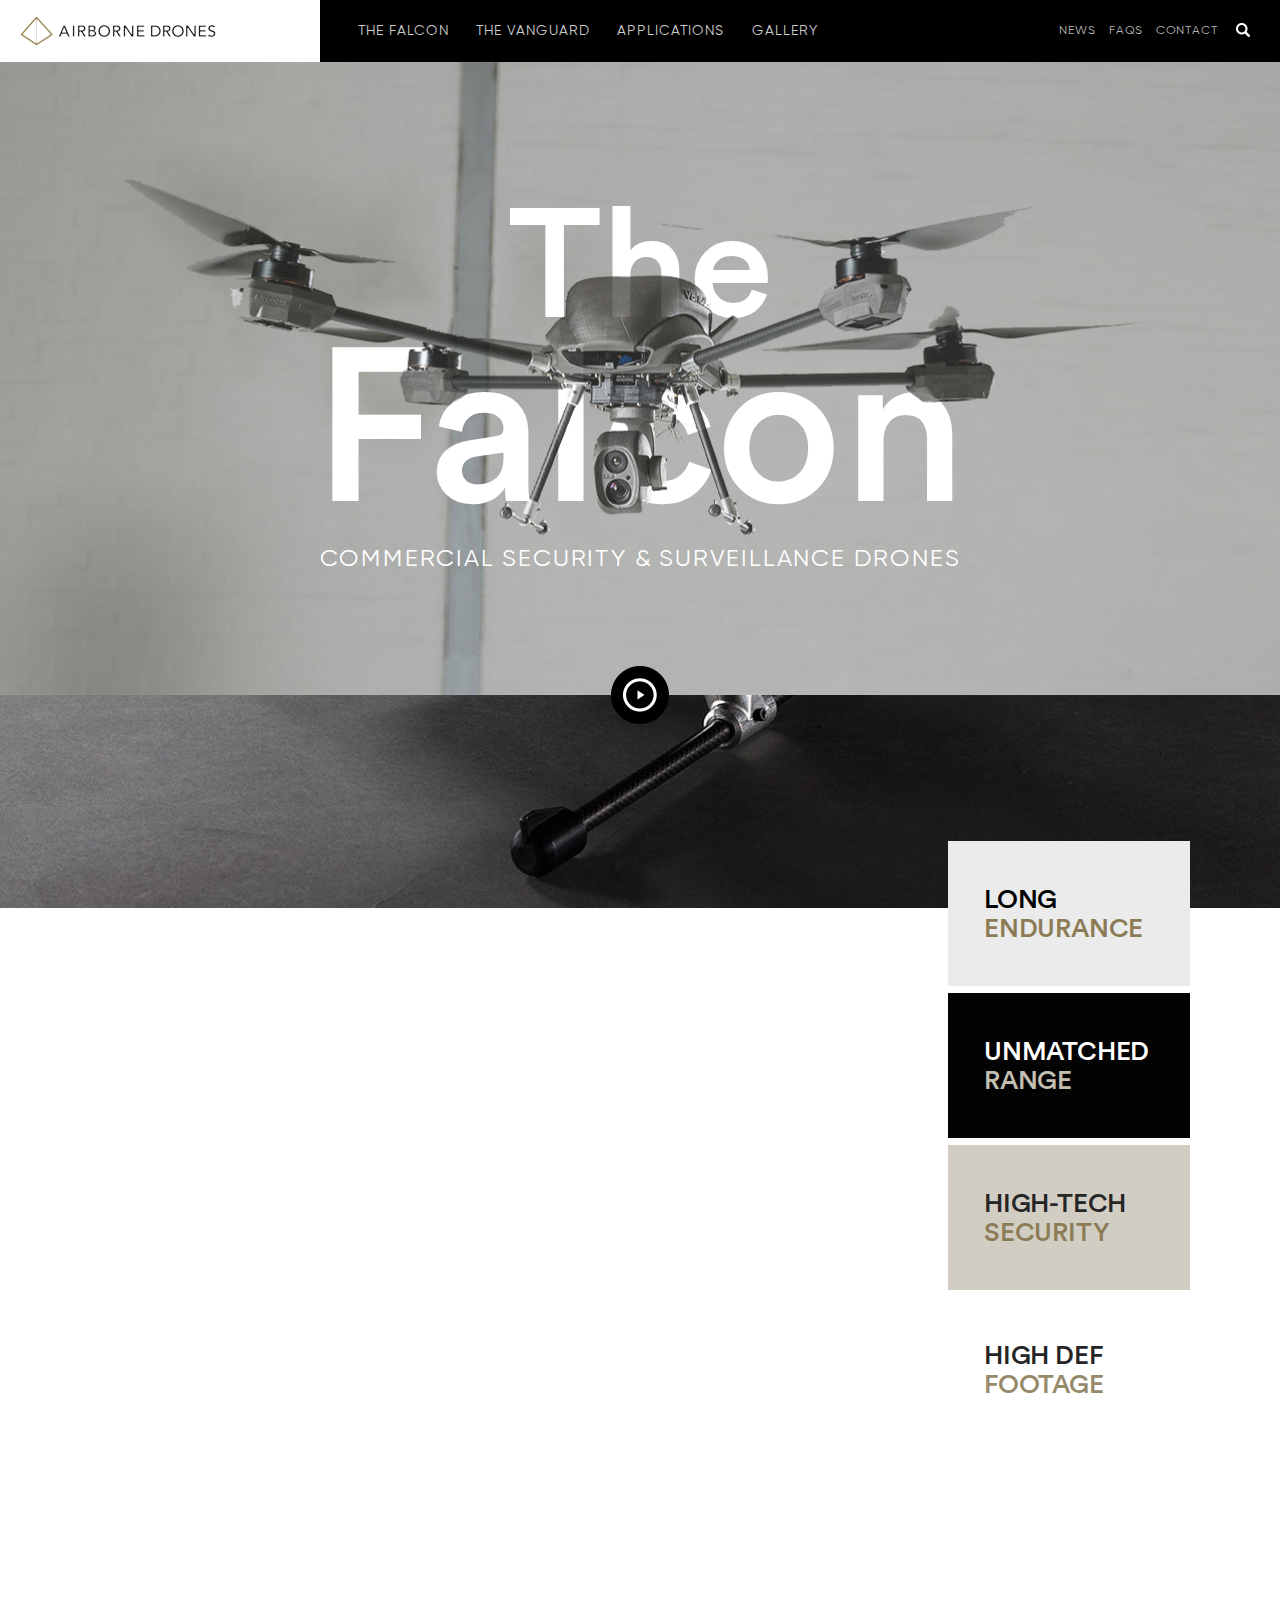
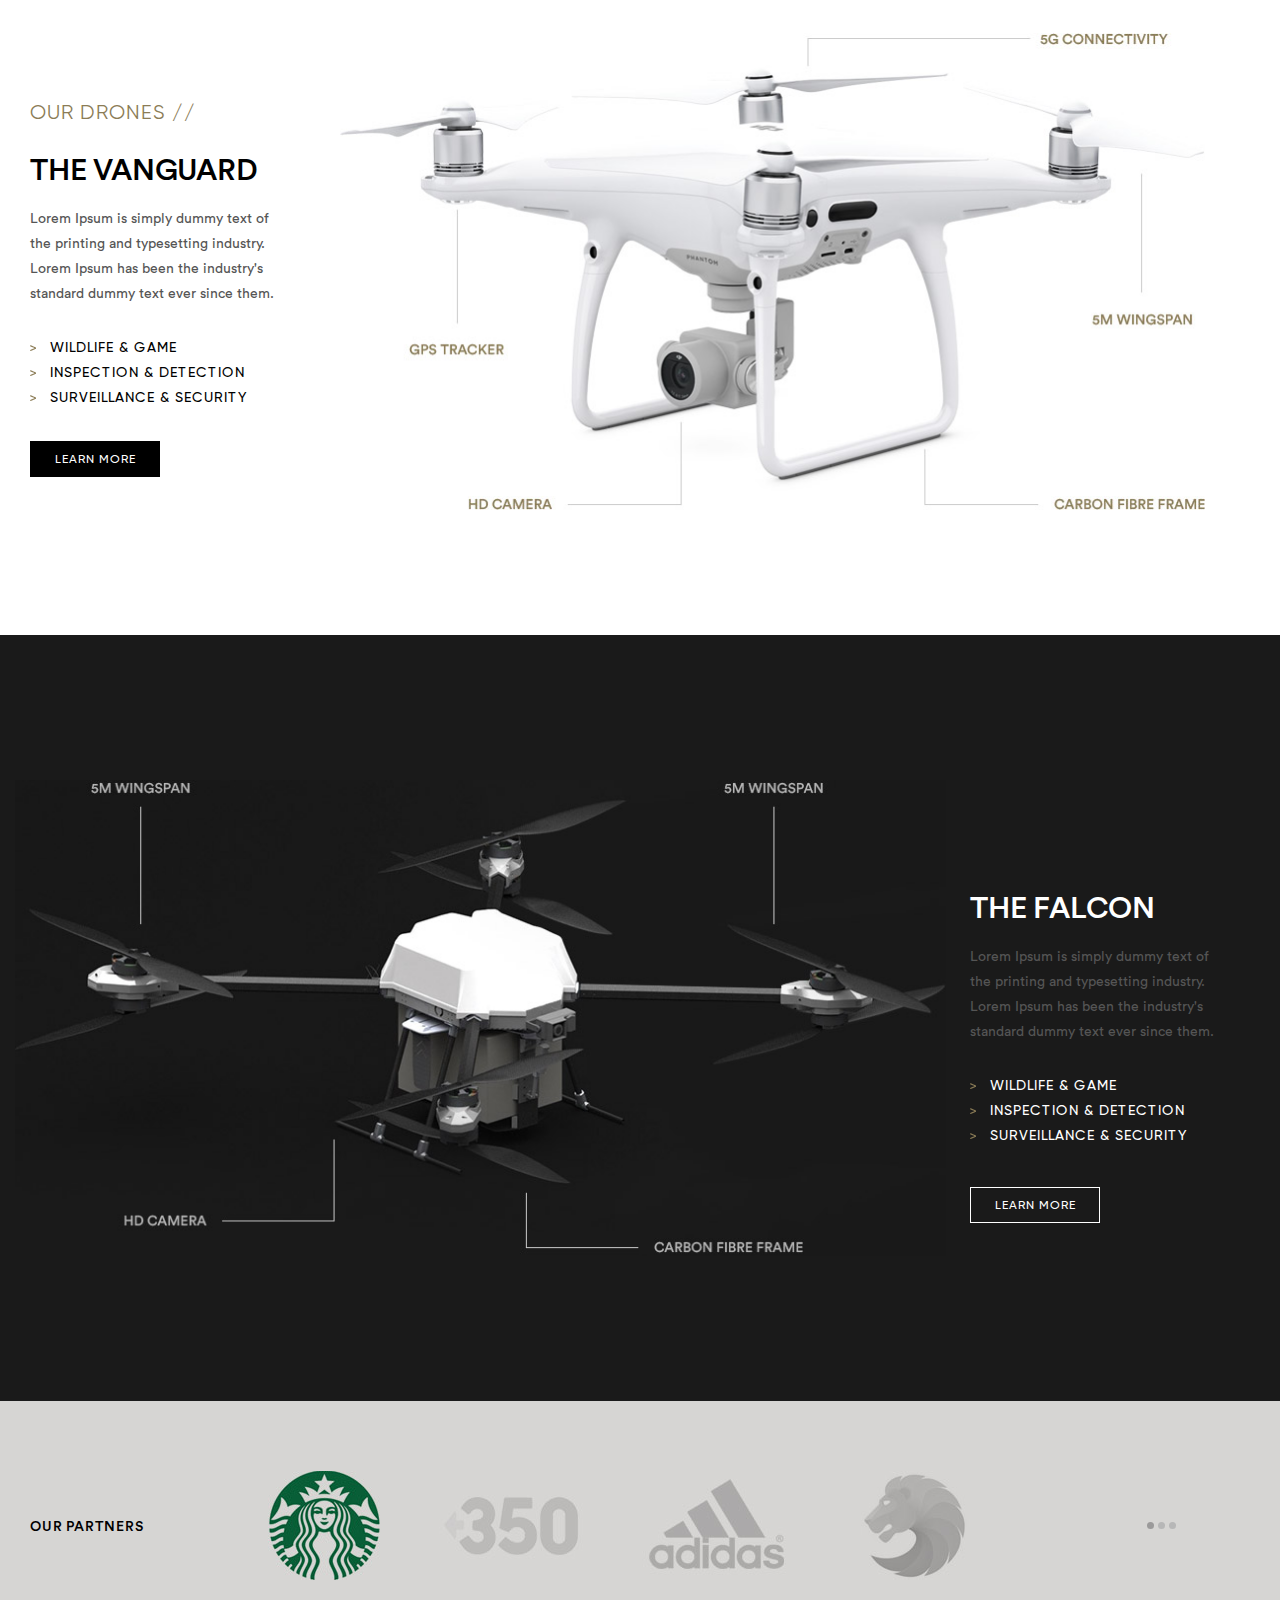
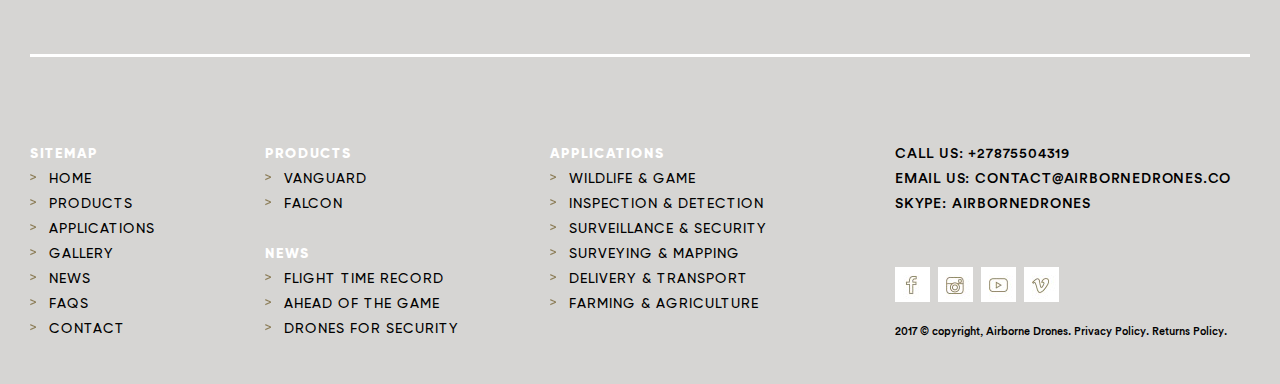
<file: index.html>
<!DOCTYPE html>
<html>
    <head>
    <meta charset="utf-8">
    <meta name="viewport" content="width=device-width, minimum-scale=1.0, maximum-scale=1.0, initial-scale=1.0, user-scalable=no">
    <meta name="format-detection" content="telephone=no">
    <title>Airborne Drones | Home</title>

    <link type="text/css" rel="stylesheet" href="css/flexslider.css">
    <link type="text/css" rel="stylesheet" href="css/style.css">

    <script type="text/javascript" src="scripts/jquery-1.12.4.min.js"></script>
    <script type="text/javascript" src="scripts/jquery.flexslider.js"></script>
    <script type="text/javascript" src="scripts/common-scripts.js"></script>

    </head>

    <body>
        <div class="main-wrap">
            <!-- Begin header section 
            ============================ -->
            <header class="main-header">
                <div class="white-bg"></div>
                <div class="header-inner common-wrap clear">
                    <div class="logo-wrap">
                        <div class="main-logo"><a href="index.html"><img src="images/main-logo.png" alt=""></a></div>
                        <div class="phone-nav" id="phone-nav">
                            <div></div>
                            <div></div>
                            <div></div>
                        </div>
                    </div>
                    <nav class="primary-menu">
                        <div class="main-nav">
                            <ul>
                                <li><a href="#">THE FALCON</a></li>
                                <li><a href="vanguard.html">THE VANGUARD</a></li>
                                <li><a href="application.html">Applications</a>
                                    <div class="dropdown-wrap">
                                        <div class="common-wrap clear">
                                            <div class="dropdown-inner">
                                                <ul class="dropdown-item">
                                                    <li><a href="#">WILDLIFE &amp; GAME</a></li>
                                                    <li><a href="#">INSPECTION &amp; DETECTION</a></li>
                                                    <li><a href="#">SURVEILLANCE &amp; SECURITY</a></li>
                                                </ul>
                                                <ul class="dropdown-item">
                                                    <li><a href="#">SURVEYING &amp; MAPPING</a></li>
                                                    <li><a href="#">DELIVERY &amp; TRANSPORT</a></li>
                                                    <li><a href="#">FARMING &amp; AGRICULTURE</a></li>
                                                </ul>
                                            </div>
                                        </div>
                                    </div>
                                </li>
                                <li><a href="gallery.html">Gallery</a></li>
                            </ul>
                        </div>
                        <div class="right-nav clear">
                            <ul>
                                <li><a href="news.html">NEWS</a></li>
                                <li><a href="faq.html">FAQs</a></li>
                                <li><a href="contact.html">CONTACT</a></li>
                            </ul>
                            <div class="search-wrap">
                                <form action="" method="post" class="search-form-warp">
                                    <div class="input-field">
                                        <input type="text" value="Search..." id="searchBox">
                                    </div>

                                    <input type="submit" id="submitBtn">
                                    <div class="expand-btn" id="expand-btn"></div>
                                </form>
                            </div>
                        </div>
                    </nav>
                </div>
            </header>
            <!-- //End header sectio -->
            
            <!-- Begin main content section 
            ================================== -->
            <section class="main-content-section home-content-section">
               <!-- Begin hero section 
               ========================= -->
                <section class="hero-section" style="background: url(images/home-hero.jpg) no-repeat center top; background-size:cover;">
                    <div class="hero-overlay left" id="hero-overlay-left"></div>
                    <div class="hero-overlay right" id="hero-overlay-right"></div>
                    <div class="overlay-drone-image" id="overlay-drone-image"></div>
                    <div class="hero-content">
                        <div class="hero-content-inner common-wrap clear">
                            <h1>The <span>Falcon</span></h1>
                            <h4>Commercial Security &amp; Surveillance Drones</h4>
                        </div>
                    </div>
                    <div class="play-video-btn">
                        <a href="#"><img src="images/play-video-btn.png" alt=""></a>
                    </div>
                </section>
                <!-- //End hero section -->
                
                <!-- Begin featured section 
                ============================ -->
                <!-- <div class="not-fullscreen background parallax" style="float:left;width:100%; background-image:url('images/our-vision-bg-footer.jpg');"  data-img-width="1784" data-img-height="876" data-diff="100" data-oriz-pos="100%"></div> -->

                <section class="featured-section not-fullscreen background parallax" style="background: url(images/featured-bg.jpg) no-repeat center top; background-size: cover;" data-img-width="1400" data-img-height="847" data-diff="100" data-oriz-pos="100%">
                    <div class="featured-inner common-wrap clear">
                        <div class="featured-item">
                            <h3>LONG <span>ENDURANCE</span></h3>
                        </div>
                        <div class="featured-item">
                            <h3>Unmatched<span>Range</span></h3>
                        </div>
                        <div class="featured-item">
                            <h3>HIGH-TECh <span>SECURITY</span></h3>
                        </div>
                        <div class="featured-item">
                            <h3>HIGH DEF <span>FOOTAGE</span></h3>
                        </div>
                    </div>
                </section>
                <!-- //End featured section -->
                
                <!-- Begin vanguard section 
                =============================== -->
                <section class="vanguard-section">
                    <div class="vanguard-section-inner common-wrap clear">
                        <figure class="vanguard-figure"><img src="images/white-drone.jpg" alt=""></figure>
                        <div class="description-wrap">
                            <h5>OUR DRONES //</h5>
                            <h2>THE VANGUARD</h2>
                            <p>Lorem Ipsum is simply dummy text of the printing and typesetting industry. Lorem Ipsum has been the industry's standard dummy text ever since them.</p>
                            <ul>
                                <li>WILDLIFE &amp; GAME</li>
                                <li>INSPECTION &amp; DETECTION</li>
                                <li>SURVEILLANCE &amp; SECURITY</li>
                            </ul>
                            <div class="btn-wrap"><a href="#" class="black-btn">LEARN MORE</a></div>
                        </div>
                    </div>
                </section>
                <!-- //End vanguard section -->
                
                <!-- Begin the falcon section 
                =============================== -->
                <section class="falcon-section">
                    <div class="falcon-inner common-wrap clear">
                        <figure class="falcon-figure"><img src="images/falcon-drone.jpg" alt=""></figure>
                        <div class="description-wrap">
                            <h2>THE FALCON</h2>
                            <p>Lorem Ipsum is simply dummy text of the printing and typesetting industry. Lorem Ipsum has been the industry's standard dummy text ever since them.</p>
                            <ul>
                                <li>WILDLIFE &amp; GAME</li>
                                <li>INSPECTION &amp; DETECTION</li>
                                <li>SURVEILLANCE &amp; SECURITY</li>
                            </ul>
                            <div class="btn-wrap"><a href="#" class="transparent-btn">LEARN MORE</a></div>
                        </div>
                    </div>
                </section>
                <!-- //End falcon section -->
                
                <!-- Begin our partner section 
                ================================= -->
                <section class="our-partner-section">
                    <div class="partner-inner common-wrap clear">
                        <div class="partner-title">
                            <span>OUR PARTNERS</span>
                        </div>
                        <div class="partner-logo-wrap">
                            <div class="parnter-carousel flexslider" id="parnter-carousel">
                                <ul class="slides">
                                    <li class="slide">
                                        <div class="partner-logo">
                                            <img src="images/partner-logo-1.jpg" alt="">
                                        </div>
                                        <div class="partner-logo">
                                            <img src="images/partner-logo-2.jpg" alt="">
                                        </div>
                                        <div class="partner-logo">
                                            <img src="images/partner-logo-3.jpg" alt="">
                                        </div>
                                        <div class="partner-logo">
                                            <img src="images/partner-logo-4.jpg" alt="">
                                        </div>
                                    </li>
                                    <li class="slide">
                                        <div class="partner-logo">
                                            <img src="images/partner-logo-1.jpg" alt="">
                                        </div>
                                        <div class="partner-logo">
                                            <img src="images/partner-logo-2.jpg" alt="">
                                        </div>
                                        <div class="partner-logo">
                                            <img src="images/partner-logo-3.jpg" alt="">
                                        </div>
                                        <div class="partner-logo">
                                            <img src="images/partner-logo-4.jpg" alt="">
                                        </div>
                                    </li>
                                    <li class="slide">
                                        <div class="partner-logo">
                                            <img src="images/partner-logo-1.jpg" alt="">
                                        </div>
                                        <div class="partner-logo">
                                            <img src="images/partner-logo-2.jpg" alt="">
                                        </div>
                                        <div class="partner-logo">
                                            <img src="images/partner-logo-3.jpg" alt="">
                                        </div>
                                        <div class="partner-logo">
                                            <img src="images/partner-logo-4.jpg" alt="">
                                        </div>
                                    </li>
                                </ul>
                            </div>
                            <ul id="carousel-control-nav">
                                <li></li>
                                <li></li>
                                <li></li>
                            </ul>
                        </div>
                    </div>
                    <div class="partner-separator clear"></div>
                </section>
                <!-- //End partner logo section -->
                                
            </section>
            <!-- //End main content section -->
            
            <!-- Begin footer section 
            ============================= -->
            <footer class="main-footer">
                <div class="footer-inner common-wrap clear">
                    <div class="footer-widget-wrap">
                        <div class="footer-widget">
                            <span>Sitemap</span>
                            <ul>
                                <li><a href="index.html">Home</a></li>
                                <li><a href="#">Products</a></li>
                                <li><a href="application.html">Applications</a></li>
                                <li><a href="gallery.html">Gallery</a></li>
                                <li><a href="news.html">News</a></li>
                                <li><a href="faq.html">FAQs</a></li>
                                <li><a href="contact.html">Contact</a></li>
                            </ul>
                        </div>
                    </div>
                    <div class="footer-widget-wrap">
                        <div class="footer-widget">
                            <span>Products</span>
                            <ul>
                                <li><a href="vanguard.html">VANGUARD</a></li>
                                <li><a href="#">FALCON</a></li>
                            </ul>
                        </div>
                        <div class="footer-widget">
                            <span>NEWS</span>
                            <ul>
                                <li><a href="#">FLIGHT TIME RECORD</a></li>
                                <li><a href="#">AHEAD OF THE GAME</a></li>
                                <li><a href="#">DRONES FOR SECURITY</a></li>
                            </ul>
                        </div>
                    </div>
                    <div class="footer-widget-wrap">
                        <div class="footer-widget">
                            <span>Applications</span>
                            <ul>
                                <li><a href="#">WILDLIFE &amp; GAME</a></li>
                                <li><a href="#">INSPECTION &amp; DETECTION</a></li>
                                <li><a href="#">SURVEILLANCE &amp; SECURITY</a></li>
                                <li><a href="#">SURVEYING &amp; MAPPING</a></li>
                                <li><a href="#">DELIVERY &amp; TRANSPORT</a></li>
                                <li><a href="#">FARMING &amp; AGRICULTURE</a></li>
                            </ul>
                        </div>
                    </div>
                    <div class="footer-widget-wrap">
                        <div class="footer-widget">
                            <address>
                                <div><span>Call us:</span> <a href="tel:+27875504319">+27875504319</a></div>
                                <div><span>Email us:</span> <a href="mailto:contact@airbornedrones.co">contact@airbornedrones.co</a></div>
                                <div><span>Skype:</span> <a href="skype:airbornedrones">airbornedrones</a></div>
                            </address>
                        </div>
                        <div class="footer-widget">
                            <div class="social-nav">
                                <a href="https://www.facebook.com/"><img src="images/facebook.jpg" alt=""></a>
                                <a href="https://www.instagram.com/"><img src="images/instagram.jpg" alt=""></a>
                                <a href="https://www.youtube.com/"><img src="images/youtube.jpg" alt=""></a>
                                <a href="https://vimeo.com/"><img src="images/vimeo.jpg" alt=""></a>
                            </div>
                            <div class="copyright"><p>2017 © copyright, Airborne Drones. <a href="#">Privacy Policy</a>. <a href="#">Returns Policy</a>.</p></div>
                        </div>
                    </div>
                </div>
            </footer>
            <!-- //End footer section -->
        </div>

        <script type="text/javascript" src="scripts/parallax.js"></script>
    </body>
	
</html>
</file>
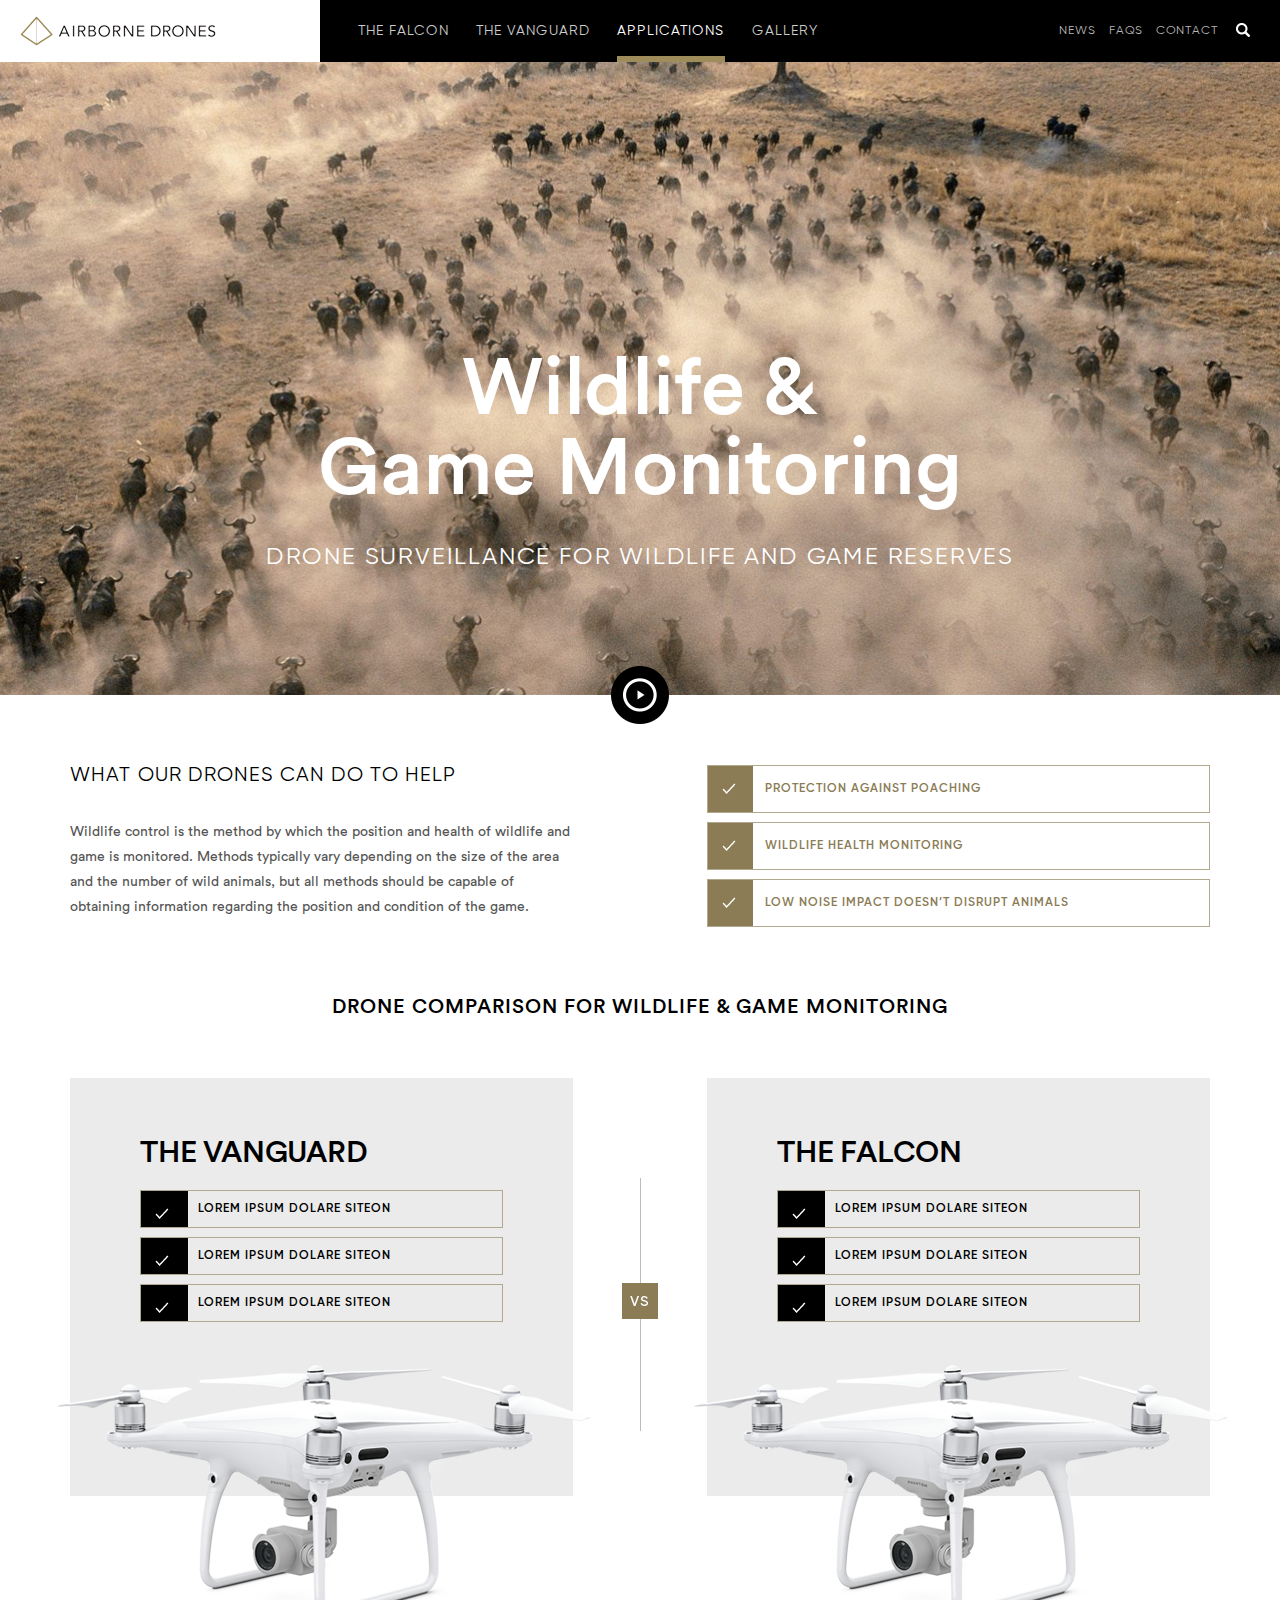
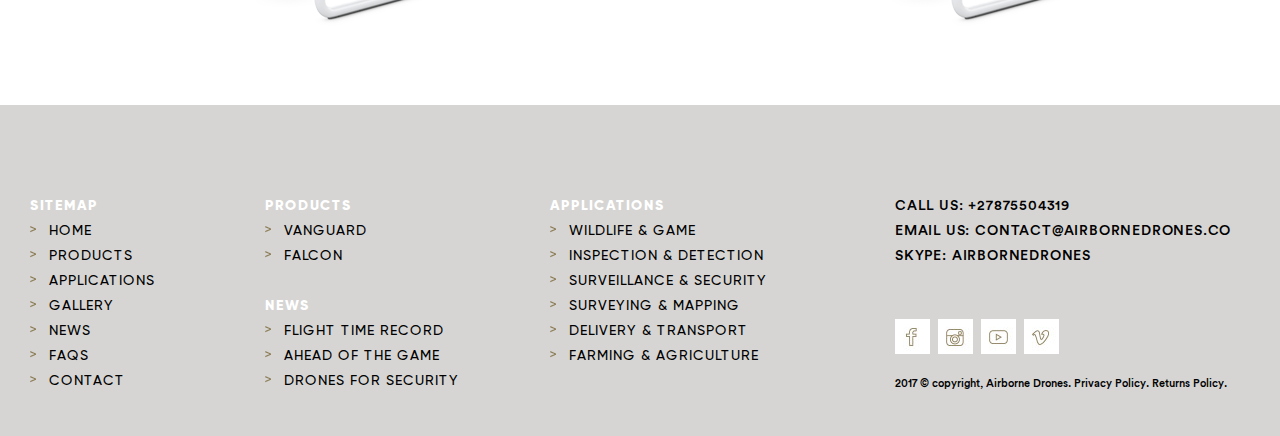
<file: application.html>
<!DOCTYPE html>
<html>
    <head>
    <meta charset="utf-8">
    <meta name="viewport" content="width=device-width, minimum-scale=1.0, maximum-scale=1.0, initial-scale=1.0, user-scalable=no">
    <meta name="format-detection" content="telephone=no">
    <title>Airborne Drones | Application</title>

    <link type="text/css" rel="stylesheet" href="css/flexslider.css">
    <link type="text/css" rel="stylesheet" href="css/style.css">

    <script type="text/javascript" src="scripts/jquery-1.12.4.min.js"></script>
    <script type="text/javascript" src="scripts/jquery.flexslider.js"></script>
    <script type="text/javascript" src="scripts/common-scripts.js"></script>

    </head>

    <body>
        <div class="main-wrap">
            <!-- Begin header section 
            ============================ -->
            <header class="main-header">
                <div class="white-bg"></div>
                <div class="header-inner common-wrap clear">
                    <div class="logo-wrap">
                        <div class="main-logo"><a href="index.html"><img src="images/main-logo.png" alt=""></a></div>
                        <div class="phone-nav" id="phone-nav">
                            <div></div>
                            <div></div>
                            <div></div>
                        </div>
                    </div>
                    <nav class="primary-menu">
                        <div class="main-nav">
                            <ul>
                                <li><a href="#">THE FALCON</a></li>
                                <li><a href="vanguard.html">THE VANGUARD</a></li>
                                <li class="current-menu-item"><a href="application.html">Applications</a>
                                    <div class="dropdown-wrap">
                                        <div class="common-wrap clear">
                                            <div class="dropdown-inner">
                                                <ul class="dropdown-item">
                                                    <li><a href="#">WILDLIFE &amp; GAME</a></li>
                                                    <li><a href="#">INSPECTION &amp; DETECTION</a></li>
                                                    <li><a href="#">SURVEILLANCE &amp; SECURITY</a></li>
                                                </ul>
                                                <ul class="dropdown-item">
                                                    <li><a href="#">SURVEYING &amp; MAPPING</a></li>
                                                    <li><a href="#">DELIVERY &amp; TRANSPORT</a></li>
                                                    <li><a href="#">FARMING &amp; AGRICULTURE</a></li>
                                                </ul>
                                            </div>
                                        </div>
                                    </div>
                                </li>
                                <li><a href="gallery.html">Gallery</a></li>
                            </ul>
                        </div>
                        <div class="right-nav">
                            <ul>
                                <li><a href="news.html">NEWS</a></li>
                                <li><a href="faq.html">FAQs</a></li>
                                <li><a href="contact.html">CONTACT</a></li>
                            </ul>
                            <div class="search-wrap">
                                <form action="" method="post" class="search-form-warp">
                                    <div class="input-field">
                                        <input type="text" value="Search..." id="searchBox">
                                    </div>
                                    <input type="submit" id="submitBtn">
                                    <div class="expand-btn" id="expand-btn"></div>
                                </form>
                            </div>
                        </div>
                    </nav>
                </div>
            </header>
            <!-- //End header sectio -->
            
            <!-- Begin main content section 
            ================================== -->
            <section class="main-content-section application-content">
               <!-- Begin hero section 
               ========================= -->
                <section class="hero-section" style="background: url(images/application-hero.jpg) no-repeat center top; background-size:cover;">
                    <div class="hero-content">
                        <div class="hero-content-inner common-wrap clear">
                            <h1>Wildlife &amp;<br>Game Monitoring</h1>
                            <h4>Drone Surveillance for Wildlife and Game Reserves</h4>
                        </div>
                    </div>
                    <div class="play-video-btn">
                        <a href="#"><img src="images/play-video-btn.png" alt=""></a>
                    </div>
                </section>
                <!-- //End hero section -->
                
                <!-- Begin What Our Drone section 
                ============================ -->
                <section class="What-our-drone-section">
                    <div class="common-wrap clear">
                        <section class="drone-cool-wrap">
                            <div class="drone-cool-text">
                                <h5>What our Drones can do to help</h5>
                                <p>Wildlife control is the method by which the position and health of wildlife and game is monitored. Methods typically vary depending on the size of the area and the number of wild animals, but all methods should be capable of obtaining information regarding the position and condition of the game.</p>
                            </div>
                            <div class="drone-cool-text">
                                <div class="list-tiem-wrap">
                                    <ul>
                                        <li><div></div>PROTECTION AGAINST poaching</li>
                                        <li><div></div>Wildlife Health Monitoring</li>
                                        <li><div></div>Low noise impact doesn’t disrupt animals</li>
                                    </ul>
                                </div>
                            </div>
                        </section>
                        <section class="drone-comparison-section">
                            <h5>Drone comparison for Wildlife &amp; Game Monitoring</h5>
                            <div class="drone-comparison-item-wrap">
                                <div class="drone-comparison-item">
                                    <div class="drone-cool-text">
                                        <h2>THE VANGUARD</h2>
                                        <div class="list-tiem-wrap">
                                            <ul>
                                                <li><div></div>LOREM IPSUM DOLARE SITEON</li>
                                                <li><div></div>LOREM IPSUM DOLARE SITEON</li>
                                                <li><div></div>LOREM IPSUM DOLARE SITEON</li>
                                            </ul>
                                        </div>
                                    </div>
                                    <div class="drone-image clear"><img src="images/vanguard-drone-image.png" alt=""></div>
                                </div>
                                <div class="drone-comparison-item">
                                    <div class="drone-cool-text">
                                        <h2>THE FALCON</h2>
                                        <div class="list-tiem-wrap">
                                            <ul>
                                                <li><div></div>LOREM IPSUM DOLARE SITEON</li>
                                                <li><div></div>LOREM IPSUM DOLARE SITEON</li>
                                                <li><div></div>LOREM IPSUM DOLARE SITEON</li>
                                            </ul>
                                        </div>
                                    </div>
                                    <div class="drone-image clear"><img src="images/vanguard-drone-image.png" alt=""></div>
                                </div>
                            </div>
                        </section>
                        
                    </div>
                </section>
                <!-- //What Our Drone section  -->
               
            
                                
            </section>
            <!-- //End main content section -->

            <!-- Begin footer section 
============================= -->
            <footer class="main-footer">
                <div class="footer-inner common-wrap clear">
                    <div class="footer-widget-wrap">
                        <div class="footer-widget">
                            <span>Sitemap</span>
                            <ul>
                                <li><a href="index.html">Home</a></li>
                                <li><a href="#">Products</a></li>
                                <li><a href="application.html">Applications</a></li>
                                <li><a href="gallery.html">Gallery</a></li>
                                <li><a href="news.html">News</a></li>
                                <li><a href="faq.html">FAQs</a></li>
                                <li><a href="contact.html">Contact</a></li>
                            </ul>
                        </div>
                    </div>
                    <div class="footer-widget-wrap">
                        <div class="footer-widget">
                            <span>Products</span>
                            <ul>
                                <li><a href="vanguard.html">VANGUARD</a></li>
                                <li><a href="#">FALCON</a></li>
                            </ul>
                        </div>
                        <div class="footer-widget">
                            <span>NEWS</span>
                            <ul>
                                <li><a href="#">FLIGHT TIME RECORD</a></li>
                                <li><a href="#">AHEAD OF THE GAME</a></li>
                                <li><a href="#">DRONES FOR SECURITY</a></li>
                            </ul>
                        </div>
                    </div>
                    <div class="footer-widget-wrap">
                        <div class="footer-widget">
                            <span>Applications</span>
                            <ul>
                                <li><a href="#">WILDLIFE &amp; GAME</a></li>
                                <li><a href="#">INSPECTION &amp; DETECTION</a></li>
                                <li><a href="#">SURVEILLANCE &amp; SECURITY</a></li>
                                <li><a href="#">SURVEYING &amp; MAPPING</a></li>
                                <li><a href="#">DELIVERY &amp; TRANSPORT</a></li>
                                <li><a href="#">FARMING &amp; AGRICULTURE</a></li>
                            </ul>
                        </div>
                    </div>
                    <div class="footer-widget-wrap">
                        <div class="footer-widget">
                            <address>
                                <div><span>Call us:</span> <a href="tel:+27875504319">+27875504319</a></div>
                                <div><span>Email us:</span> <a href="mailto:contact@airbornedrones.co">contact@airbornedrones.co</a></div>
                                <div><span>Skype:</span> <a href="skype:airbornedrones">airbornedrones</a></div>
                            </address>
                        </div>
                        <div class="footer-widget">
                            <div class="social-nav">
                                <a href="https://www.facebook.com/"><img src="images/facebook.jpg" alt=""></a>
                                <a href="https://www.instagram.com/"><img src="images/instagram.jpg" alt=""></a>
                                <a href="https://www.youtube.com/"><img src="images/youtube.jpg" alt=""></a>
                                <a href="https://vimeo.com/"><img src="images/vimeo.jpg" alt=""></a>
                            </div>
                            <div class="copyright"><p>2017 © copyright, Airborne Drones. <a href="#">Privacy Policy</a>. <a href="#">Returns Policy</a>.</p></div>
                        </div>
                    </div>
                </div>
            </footer>
            <!-- //End footer section -->
        </div>
    </body>
	
</html>
</file>
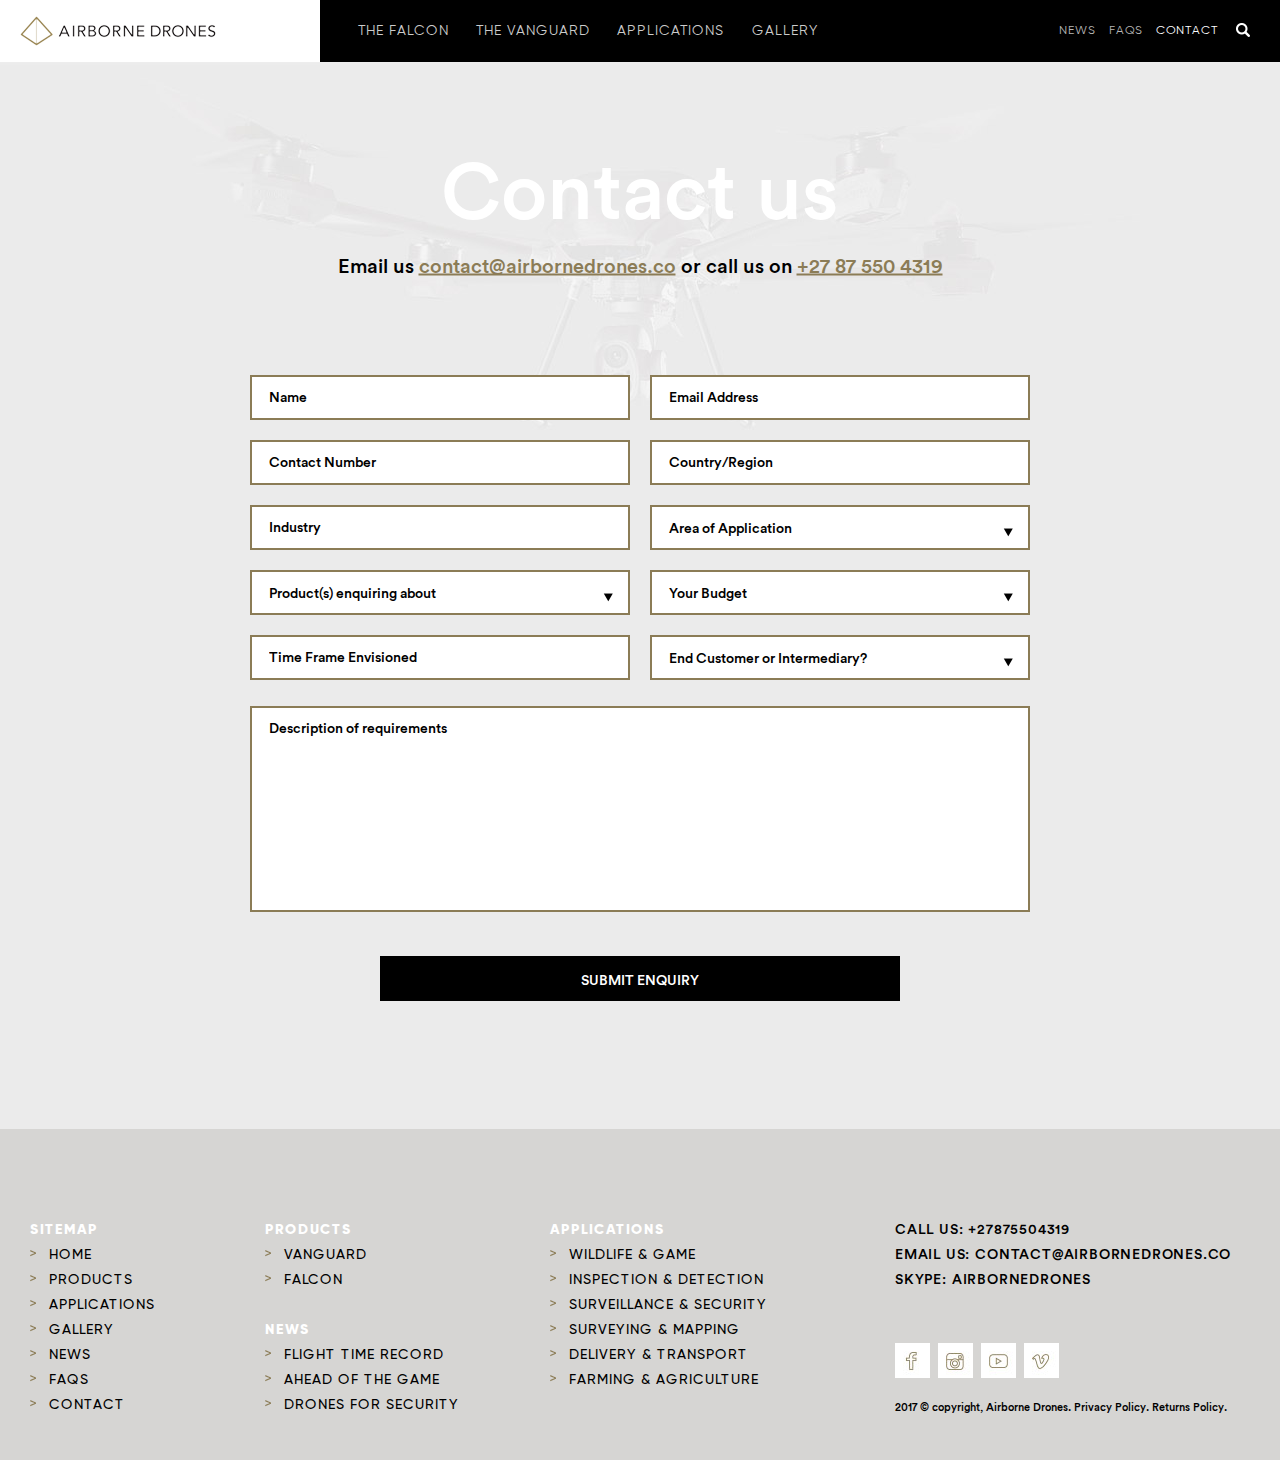
<file: contact.html>
<!DOCTYPE html>
<html>
    <head>
    <meta charset="utf-8">
    <meta name="viewport" content="width=device-width, minimum-scale=1.0, maximum-scale=1.0, initial-scale=1.0, user-scalable=no">
    <meta name="format-detection" content="telephone=no">
    <title>Airborne Drones | Contact</title>

    <link type="text/css" rel="stylesheet" href="css/flexslider.css">
    <link type="text/css" rel="stylesheet" href="css/selectric.css">
    <link type="text/css" rel="stylesheet" href="css/style.css">

    <script type="text/javascript" src="scripts/jquery-1.12.4.min.js"></script>
    <script type="text/javascript" src="scripts/jquery.flexslider.js"></script>
    <script type="text/javascript" src="scripts/jquery.selectric.js"></script>
    <script type="text/javascript" src="scripts/common-scripts.js"></script>

    </head>

    <body>
        <div class="main-wrap">
            <!-- Begin header section 
            ============================ -->
            <header class="main-header">
                <div class="white-bg"></div>
                <div class="header-inner common-wrap clear">
                    <div class="logo-wrap">
                        <div class="main-logo"><a href="index.html"><img src="images/main-logo.png" alt=""></a></div>
                        <div class="phone-nav" id="phone-nav">
                            <div></div>
                            <div></div>
                            <div></div>
                        </div>
                    </div>
                    <nav class="primary-menu">
                        <div class="main-nav">
                            <ul>
                                <li><a href="#">THE FALCON</a></li>
                                <li><a href="vanguard.html">THE VANGUARD</a></li>
                                <li><a href="application.html">Applications</a>
                                    <div class="dropdown-wrap">
                                        <div class="common-wrap clear">
                                            <div class="dropdown-inner">
                                                <ul class="dropdown-item">
                                                    <li><a href="#">WILDLIFE &amp; GAME</a></li>
                                                    <li><a href="#">INSPECTION &amp; DETECTION</a></li>
                                                    <li><a href="#">SURVEILLANCE &amp; SECURITY</a></li>
                                                </ul>
                                                <ul class="dropdown-item">
                                                    <li><a href="#">SURVEYING &amp; MAPPING</a></li>
                                                    <li><a href="#">DELIVERY &amp; TRANSPORT</a></li>
                                                    <li><a href="#">FARMING &amp; AGRICULTURE</a></li>
                                                </ul>
                                            </div>
                                        </div>
                                    </div>
                                </li>
                                <li><a href="gallery.html">Gallery</a></li>
                            </ul>
                        </div>
                        <div class="right-nav">
                            <ul>
                                <li><a href="news.html">NEWS</a></li>
                                <li><a href="faq.html">FAQs</a></li>
                                <li class="current-menu-item"><a href="contact.html">CONTACT</a></li>
                            </ul>
                            <div class="search-wrap">
                                <form action="" method="post" class="search-form-warp">
                                    <div class="input-field">
                                        <input type="text" value="Search..." id="searchBox">
                                    </div>

                                    <input type="submit" id="submitBtn">
                                    <div class="expand-btn" id="expand-btn"></div>
                                </form>
                            </div>
                        </div>
                    </nav>
                </div>
            </header>
            <!-- //End header sectio -->
            
            <!-- Begin main content section 
            ================================== -->
            <section class="main-content-section contact-content">
               <!-- Begin hero contact section 
               ========================= -->
               
                <section class="hero-section" style="background: url(images/contact-banner-image.jpg) no-repeat center center; background-size:cover;">
                    <div class="hero-content">
                        <div class="hero-content-inner common-wrap clear">
                            <h1>Contact us</h1>
                            <div class="eamil-info"><div>Email us <a href="mailto:contact@airbornedrones.co">contact@airbornedrones.co</a>  or call us on <a href="tel:+27 87 550 4319">+27 87 550 4319</a></div></div>
                        </div>
                    </div>
               </section>
               
               <section class="contact-form-section">
                   <div class="contact-form-wrap clear">
                       <div class="contact-form">
                           <div class="contact-wrap clear">
                               <form action="#" method="post">
                                   <div class="contact-info">
                                       <div class="query-row">
                                           <input type="text" value="Name">
                                       </div>
                                       <div class="query-row">
                                           <input type="text" value="Email Address">
                                       </div>
                                       <div class="query-row">
                                           <input type="text" value="Contact Number">
                                       </div>
                                       <div class="query-row">
                                           <input type="text" value="Country/Region">
                                       </div>
                                       <div class="query-row">
                                           <input type="text" value="Industry">
                                       </div>
                                       <div class="query-row">
                                           <select name="#" class="styled-select">
                                               <option value="Area of Application" selected>Area of Application</option>
                                               <option value="Area of Application 1">Area of Application 1</option>
                                               <option value="Area of Application 2">Area of Application 2</option>
                                               <option value="Area of Application 3">Area of Application 3</option>
                                           </select>
                                       </div>
                                       <div class="query-row">
                                           <select name="#" class="styled-select">
                                               <option value="Product(s) enquiring about" selected>Product(s) enquiring about</option>
                                               <option value="Product(s) enquiring about 1">Product(s) enquiring about 1</option>
                                               <option value="Product(s) enquiring about 2">Product(s) enquiring about 2</option>
                                               <option value="Product(s) enquiring about 3">Product(s) enquiring about 3</option>
                                           </select>
                                       </div>
                                       <div class="query-row">
                                           <select name="#" class="styled-select">
                                               <option value="Your Budget" selected>Your Budget</option>
                                               <option value="Your Budget 1">Your Budget 1</option>
                                               <option value="Your Budget 2">Your Budget 2</option>
                                               <option value="Your Budget 3">Your Budget 3</option>
                                           </select>
                                       </div>
                                       <div class="query-row">
                                           <input type="text" value="Time Frame Envisioned">
                                       </div>
                                       <div class="query-row">
                                           <select name="#" class="styled-select">
                                               <option value="End Customer or Intermediary?" selected>End Customer or Intermediary?</option>
                                               <option value="End Customer or Intermediary? 1">End Customer or Intermediary? 1</option>
                                               <option value="End Customer or Intermediary? 2">End Customer or Intermediary? 2</option>
                                               <option value="End Customer or Intermediary? 3">End Customer or Intermediary? 3</option>
                                           </select>
                                       </div>
                                       <div class="query-row message-box">
                                           <textarea>Description of requirements</textarea>
                                       </div>
                                       <div class="submit-wrap">
                                           <input type="submit" value="SUBMIT ENQUIRY">
                                       </div>
                                   </div>
                               </form>
                           </div>
                       </div>
                   </div>
               </section>
               
                                
            </section>
            <!-- //End main content section -->

            <!-- Begin footer section 
============================= -->
            <footer class="main-footer">
                <div class="footer-inner common-wrap clear">
                    <div class="footer-widget-wrap">
                        <div class="footer-widget">
                            <span>Sitemap</span>
                            <ul>
                                <li><a href="index.html">Home</a></li>
                                <li><a href="#">Products</a></li>
                                <li><a href="application.html">Applications</a></li>
                                <li><a href="gallery.html">Gallery</a></li>
                                <li><a href="news.html">News</a></li>
                                <li><a href="faq.html">FAQs</a></li>
                                <li><a href="contact.html">Contact</a></li>
                            </ul>
                        </div>
                    </div>
                    <div class="footer-widget-wrap">
                        <div class="footer-widget">
                            <span>Products</span>
                            <ul>
                                <li><a href="vanguard.html">VANGUARD</a></li>
                                <li><a href="#">FALCON</a></li>
                            </ul>
                        </div>
                        <div class="footer-widget">
                            <span>NEWS</span>
                            <ul>
                                <li><a href="#">FLIGHT TIME RECORD</a></li>
                                <li><a href="#">AHEAD OF THE GAME</a></li>
                                <li><a href="#">DRONES FOR SECURITY</a></li>
                            </ul>
                        </div>
                    </div>
                    <div class="footer-widget-wrap">
                        <div class="footer-widget">
                            <span>Applications</span>
                            <ul>
                                <li><a href="#">WILDLIFE &amp; GAME</a></li>
                                <li><a href="#">INSPECTION &amp; DETECTION</a></li>
                                <li><a href="#">SURVEILLANCE &amp; SECURITY</a></li>
                                <li><a href="#">SURVEYING &amp; MAPPING</a></li>
                                <li><a href="#">DELIVERY &amp; TRANSPORT</a></li>
                                <li><a href="#">FARMING &amp; AGRICULTURE</a></li>
                            </ul>
                        </div>
                    </div>
                    <div class="footer-widget-wrap">
                        <div class="footer-widget">
                            <address>
                                <div><span>Call us:</span> <a href="tel:+27875504319">+27875504319</a></div>
                                <div><span>Email us:</span> <a href="mailto:contact@airbornedrones.co">contact@airbornedrones.co</a></div>
                                <div><span>Skype:</span> <a href="skype:airbornedrones">airbornedrones</a></div>
                            </address>
                        </div>
                        <div class="footer-widget">
                            <div class="social-nav">
                                <a href="https://www.facebook.com/"><img src="images/facebook.jpg" alt=""></a>
                                <a href="https://www.instagram.com/"><img src="images/instagram.jpg" alt=""></a>
                                <a href="https://www.youtube.com/"><img src="images/youtube.jpg" alt=""></a>
                                <a href="https://vimeo.com/"><img src="images/vimeo.jpg" alt=""></a>
                            </div>
                            <div class="copyright"><p>2017 © copyright, Airborne Drones. <a href="#">Privacy Policy</a>. <a href="#">Returns Policy</a>.</p></div>
                        </div>
                    </div>
                </div>
            </footer>
            <!-- //End footer section -->
        </div>
    </body>
	
</html>
</file>
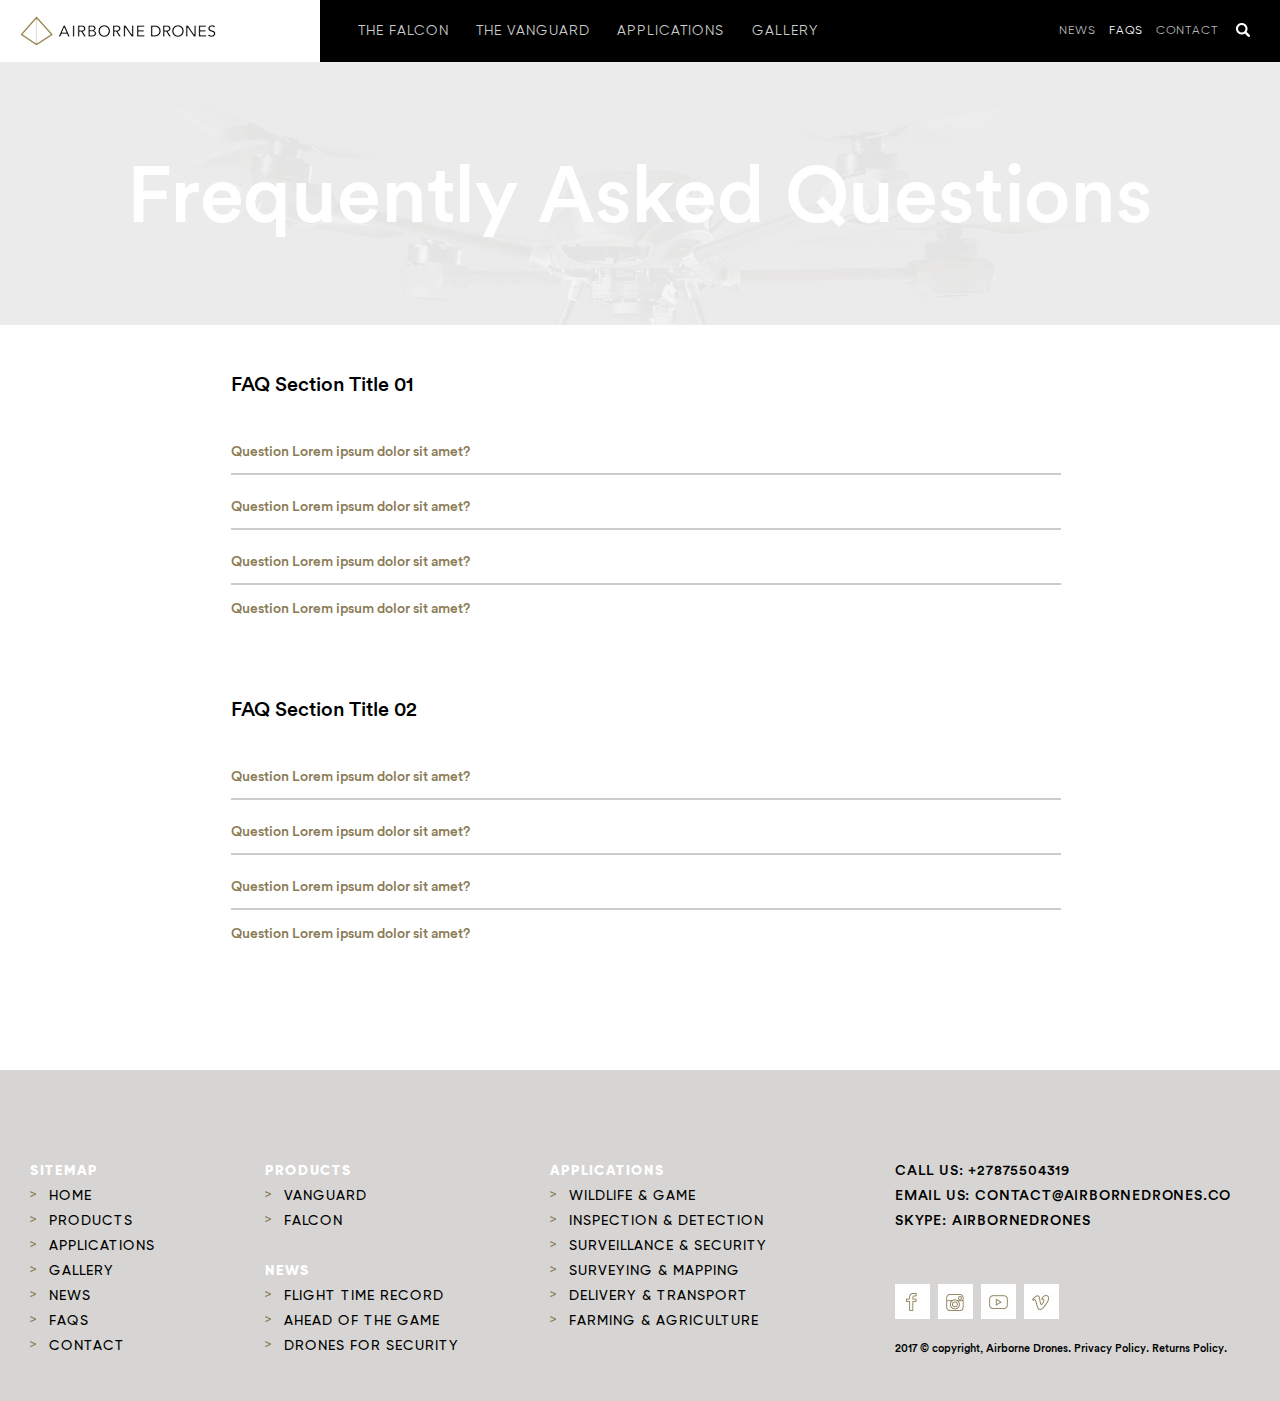
<file: faq.html>
<!DOCTYPE html>
<html>
    <head>
    <meta charset="utf-8">
    <meta name="viewport" content="width=device-width, minimum-scale=1.0, maximum-scale=1.0, initial-scale=1.0, user-scalable=no">
    <meta name="format-detection" content="telephone=no">
    <title>Airborne Drones | Faq</title>

    <link type="text/css" rel="stylesheet" href="css/flexslider.css">
    <link type="text/css" rel="stylesheet" href="css/style.css">

    <script type="text/javascript" src="scripts/jquery-1.12.4.min.js"></script>
    <script type="text/javascript" src="scripts/jquery.flexslider.js"></script>
    <script type="text/javascript" src="scripts/common-scripts.js"></script>

    </head>

    <body>
        <div class="main-wrap">
            <!-- Begin header section 
            ============================ -->
            <header class="main-header">
                <div class="white-bg"></div>
                <div class="header-inner common-wrap clear">
                    <div class="logo-wrap">
                        <div class="main-logo"><a href="index.html"><img src="images/main-logo.png" alt=""></a></div>
                        <div class="phone-nav" id="phone-nav">
                            <div></div>
                            <div></div>
                            <div></div>
                        </div>
                    </div>
                    <nav class="primary-menu">
                        <div class="main-nav">
                            <ul>
                                <li><a href="#">THE FALCON</a></li>
                                <li><a href="vanguard.html">THE VANGUARD</a></li>
                                <li><a href="application.html">Applications</a>
                                    <div class="dropdown-wrap">
                                        <div class="common-wrap clear">
                                            <div class="dropdown-inner">
                                                <ul class="dropdown-item">
                                                    <li><a href="#">WILDLIFE &amp; GAME</a></li>
                                                    <li><a href="#">INSPECTION &amp; DETECTION</a></li>
                                                    <li><a href="#">SURVEILLANCE &amp; SECURITY</a></li>
                                                </ul>
                                                <ul class="dropdown-item">
                                                    <li><a href="#">SURVEYING &amp; MAPPING</a></li>
                                                    <li><a href="#">DELIVERY &amp; TRANSPORT</a></li>
                                                    <li><a href="#">FARMING &amp; AGRICULTURE</a></li>
                                                </ul>
                                            </div>
                                        </div>
                                    </div>
                                </li>
                                <li><a href="gallery.html">Gallery</a></li>
                            </ul>
                        </div>
                        <div class="right-nav">
                            <ul>
                                <li><a href="news.html">NEWS</a></li>
                                <li class="current-menu-item"><a href="faq.html">FAQs</a></li>
                                <li><a href="contact.html">CONTACT</a></li>
                            </ul>
                            <div class="search-wrap">
                                <form action="" method="post" class="search-form-warp">
                                    <div class="input-field">
                                        <input type="text" value="Search..." id="searchBox">
                                    </div>

                                    <input type="submit" id="submitBtn">
                                    <div class="expand-btn" id="expand-btn"></div>
                                </form>
                            </div>
                        </div>
                    </nav>
                </div>
            </header>
            <!-- //End header sectio -->
            
            <!-- Begin main content section 
            ================================== -->
            <section class="main-content-section gallery-content faq-content">
               <!-- Begin hero contact section 
               ========================= -->

                <section class="hero-section mini-banner" style="background: url(images/mini-banner.jpg) no-repeat center center; background-size:cover;">
                    <div class="hero-content">
                        <div class="hero-content-inner common-wrap clear">
                            <h1>Frequently Asked Questions</h1>
                        </div>
                    </div>
                </section>
                <!-- Begin Gallery section 
                ========================= -->
                <section class="faq-content-destails-wrap">
                    <div class="faq-wrap">
                        <div class="faq-content-text-wrap">
                            <div class="faq-content-info">
                                <h5>FAQ Section Title 01</h5>
                                <div class="accordian" id="accordian">
                                    <div class="query">
                                        <span>Question Lorem ipsum dolor sit amet?</span>
                                        <p>Lorem Ipsum is simply dummy text of the printing and typesetting industry. Lorem Ipsum has been the industry's standard dummy text ever since the 1500s</p>
                                    </div>
                                    <div class="query">
                                        <span>Question Lorem ipsum dolor sit amet?</span>
                                        <p>Lorem Ipsum is simply dummy text of the printing and typesetting industry. Lorem Ipsum has been the industry's standard dummy text ever since the 1500s</p>
                                    </div>
                                    <div class="query">
                                        <span>Question Lorem ipsum dolor sit amet?</span>
                                        <p>Lorem Ipsum is simply dummy text of the printing and typesetting industry. Lorem Ipsum has been the industry's standard dummy text ever since the 1500s</p>
                                    </div>
                                    <div class="query">
                                        <span>Question Lorem ipsum dolor sit amet?</span>
                                        <p>Lorem Ipsum is simply dummy text of the printing and typesetting industry. Lorem Ipsum has been the industry's standard dummy text ever since the 1500s</p>
                                    </div>
                                </div>
                            </div>
                            <div class="faq-content-info">
                                <h5>FAQ Section Title 02</h5>
                                <div class="accordian" id="accordian">
                                    <div class="query">
                                        <span>Question Lorem ipsum dolor sit amet?</span>
                                        <p>Lorem Ipsum is simply dummy text of the printing and typesetting industry. Lorem Ipsum has been the industry's standard dummy text ever since the 1500s</p>
                                    </div>
                                    <div class="query">
                                        <span>Question Lorem ipsum dolor sit amet?</span>
                                        <p>Lorem Ipsum is simply dummy text of the printing and typesetting industry. Lorem Ipsum has been the industry's standard dummy text ever since the 1500s</p>
                                    </div>
                                    <div class="query">
                                        <span>Question Lorem ipsum dolor sit amet?</span>
                                        <p>Lorem Ipsum is simply dummy text of the printing and typesetting industry. Lorem Ipsum has been the industry's standard dummy text ever since the 1500s</p>
                                    </div>
                                    <div class="query">
                                        <span>Question Lorem ipsum dolor sit amet?</span>
                                        <p>Lorem Ipsum is simply dummy text of the printing and typesetting industry. Lorem Ipsum has been the industry's standard dummy text ever since the 1500s</p>
                                    </div>
                                </div>
                            </div>
                        </div>
                    </div>
                </section>
                
                                
            </section>
            <!-- //End main content section -->

            <!-- Begin footer section 
============================= -->
            <footer class="main-footer">
                <div class="footer-inner common-wrap clear">
                    <div class="footer-widget-wrap">
                        <div class="footer-widget">
                            <span>Sitemap</span>
                            <ul>
                                <li><a href="index.html">Home</a></li>
                                <li><a href="#">Products</a></li>
                                <li><a href="application.html">Applications</a></li>
                                <li><a href="gallery.html">Gallery</a></li>
                                <li><a href="news.html">News</a></li>
                                <li><a href="faq.html">FAQs</a></li>
                                <li><a href="contact.html">Contact</a></li>
                            </ul>
                        </div>
                    </div>
                    <div class="footer-widget-wrap">
                        <div class="footer-widget">
                            <span>Products</span>
                            <ul>
                                <li><a href="vanguard.html">VANGUARD</a></li>
                                <li><a href="#">FALCON</a></li>
                            </ul>
                        </div>
                        <div class="footer-widget">
                            <span>NEWS</span>
                            <ul>
                                <li><a href="#">FLIGHT TIME RECORD</a></li>
                                <li><a href="#">AHEAD OF THE GAME</a></li>
                                <li><a href="#">DRONES FOR SECURITY</a></li>
                            </ul>
                        </div>
                    </div>
                    <div class="footer-widget-wrap">
                        <div class="footer-widget">
                            <span>Applications</span>
                            <ul>
                                <li><a href="#">WILDLIFE &amp; GAME</a></li>
                                <li><a href="#">INSPECTION &amp; DETECTION</a></li>
                                <li><a href="#">SURVEILLANCE &amp; SECURITY</a></li>
                                <li><a href="#">SURVEYING &amp; MAPPING</a></li>
                                <li><a href="#">DELIVERY &amp; TRANSPORT</a></li>
                                <li><a href="#">FARMING &amp; AGRICULTURE</a></li>
                            </ul>
                        </div>
                    </div>
                    <div class="footer-widget-wrap">
                        <div class="footer-widget">
                            <address>
                                <div><span>Call us:</span> <a href="tel:+27875504319">+27875504319</a></div>
                                <div><span>Email us:</span> <a href="mailto:contact@airbornedrones.co">contact@airbornedrones.co</a></div>
                                <div><span>Skype:</span> <a href="skype:airbornedrones">airbornedrones</a></div>
                            </address>
                        </div>
                        <div class="footer-widget">
                            <div class="social-nav">
                                <a href="https://www.facebook.com/"><img src="images/facebook.jpg" alt=""></a>
                                <a href="https://www.instagram.com/"><img src="images/instagram.jpg" alt=""></a>
                                <a href="https://www.youtube.com/"><img src="images/youtube.jpg" alt=""></a>
                                <a href="https://vimeo.com/"><img src="images/vimeo.jpg" alt=""></a>
                            </div>
                            <div class="copyright"><p>2017 © copyright, Airborne Drones. <a href="#">Privacy Policy</a>. <a href="#">Returns Policy</a>.</p></div>
                        </div>
                    </div>
                </div>
            </footer>
            <!-- //End footer section -->
        </div>
    </body>
	
</html>
</file>
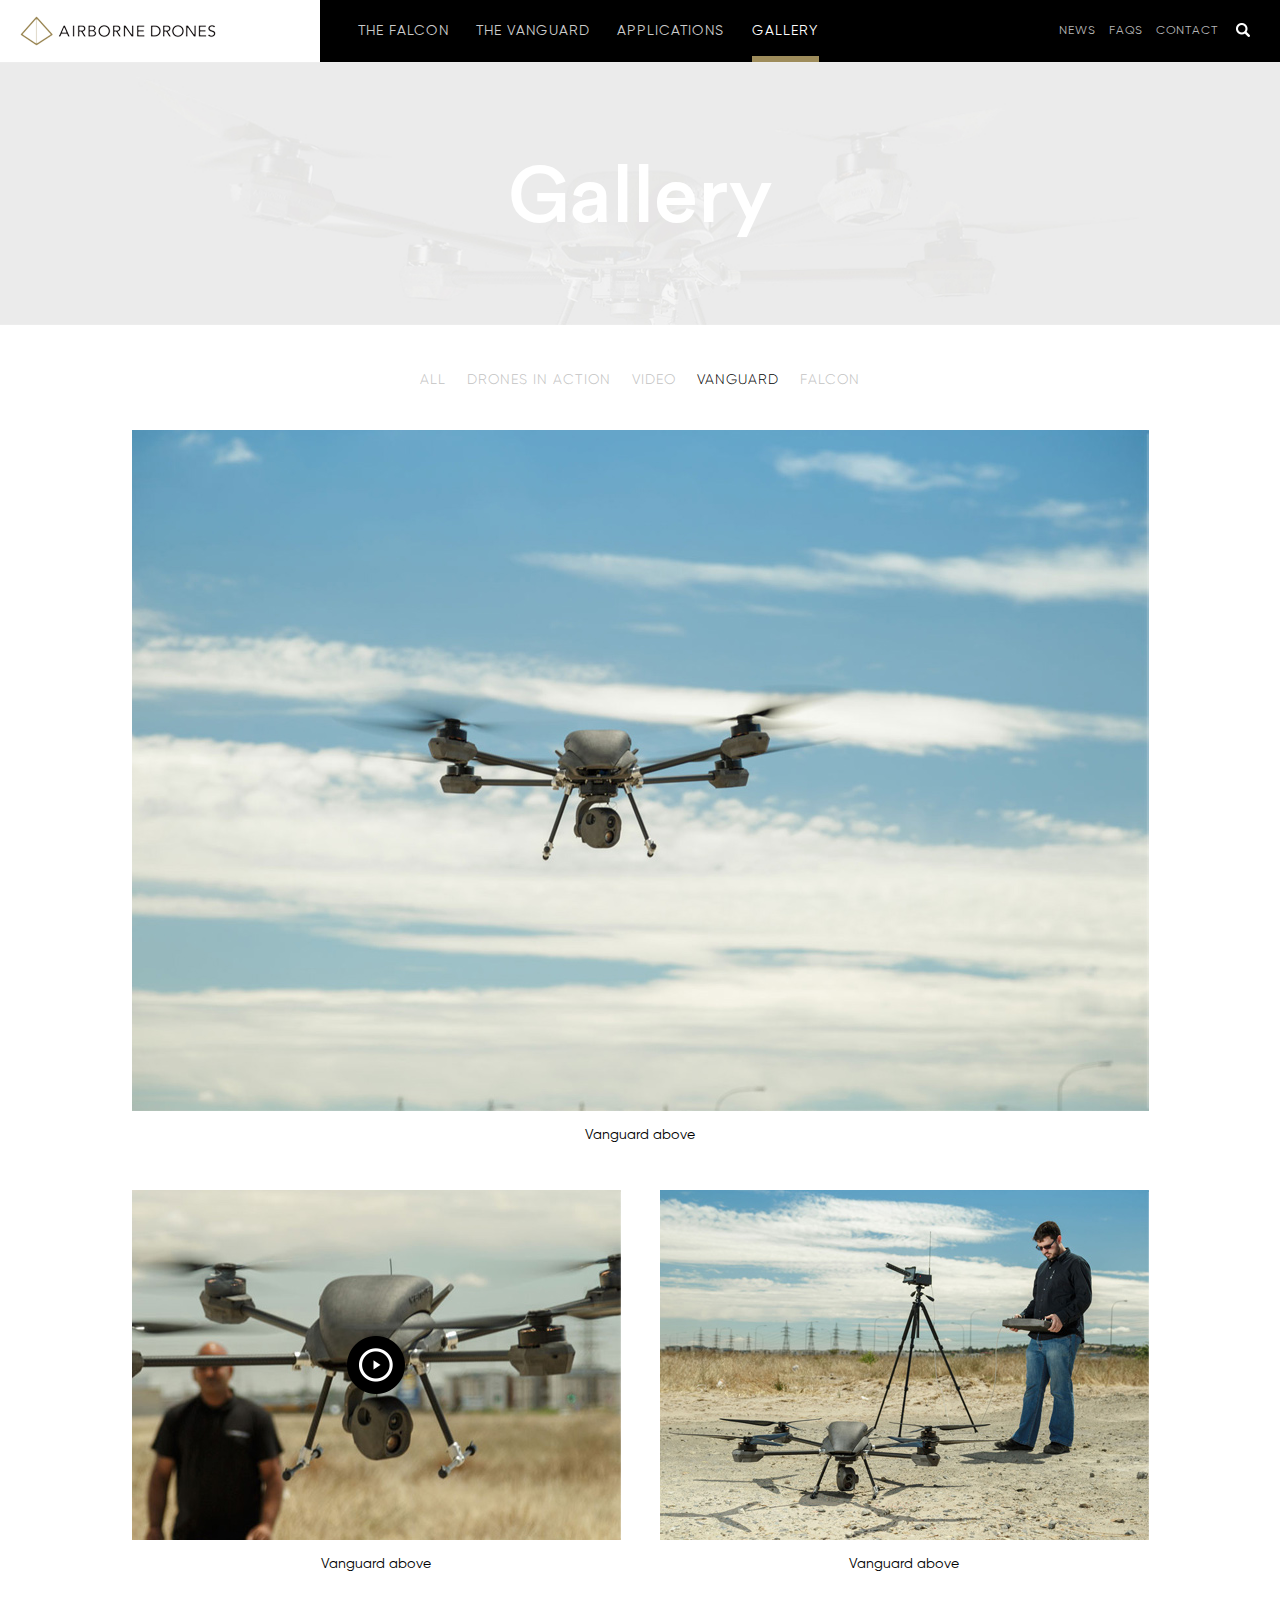
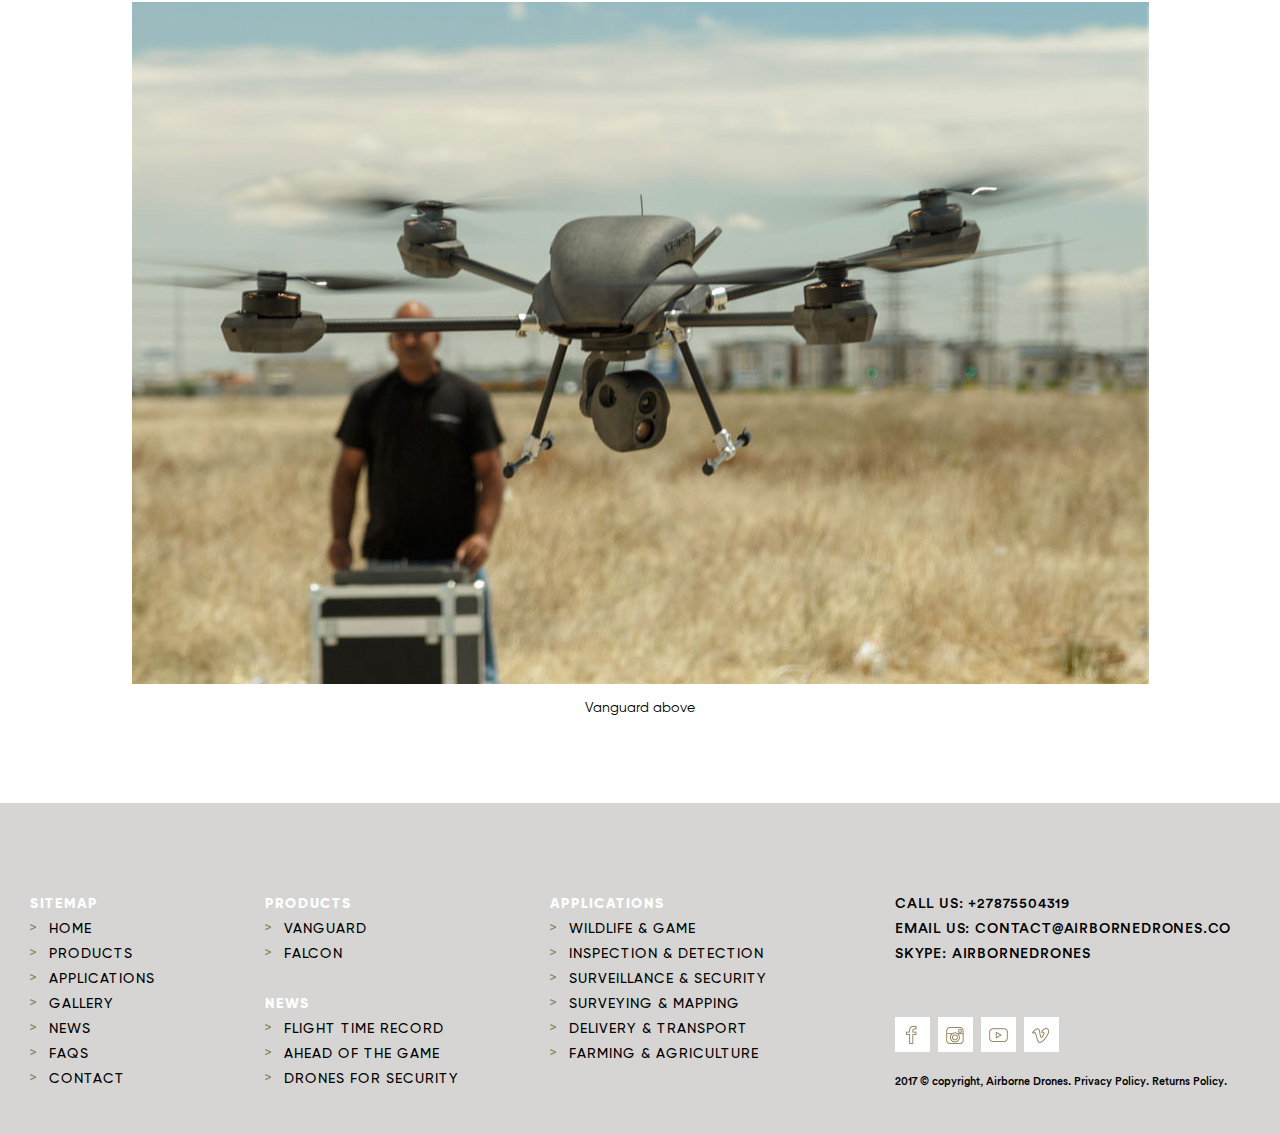
<file: gallery.html>
<!DOCTYPE html>
<html>
    <head>
    <meta charset="utf-8">
    <meta name="viewport" content="width=device-width, minimum-scale=1.0, maximum-scale=1.0, initial-scale=1.0, user-scalable=no">
    <meta name="format-detection" content="telephone=no">
    <title>Airborne Drones | Gallery</title>

    <link type="text/css" rel="stylesheet" href="css/flexslider.css">
    <link type="text/css" rel="stylesheet" href="css/style.css">

    <script type="text/javascript" src="scripts/jquery-1.12.4.min.js"></script>
    <script type="text/javascript" src="scripts/jquery.flexslider.js"></script>
    <script type="text/javascript" src="scripts/common-scripts.js"></script>

    </head>

    <body>
        <div class="main-wrap">
            <!-- Begin header section 
            ============================ -->
            <header class="main-header">
                <div class="white-bg"></div>
                <div class="header-inner common-wrap clear">
                    <div class="logo-wrap">
                        <div class="main-logo"><a href="index.html"><img src="images/main-logo.png" alt=""></a></div>
                        <div class="phone-nav" id="phone-nav">
                            <div></div>
                            <div></div>
                            <div></div>
                        </div>
                    </div>
                    <nav class="primary-menu">
                        <div class="main-nav">
                            <ul>
                                <li><a href="#">THE FALCON</a></li>
                                <li><a href="vanguard.html">THE VANGUARD</a></li>
                                <li><a href="application.html">Applications</a>
                                    <div class="dropdown-wrap">
                                        <div class="common-wrap clear">
                                            <div class="dropdown-inner">
                                                <ul class="dropdown-item">
                                                    <li><a href="#">WILDLIFE &amp; GAME</a></li>
                                                    <li><a href="#">INSPECTION &amp; DETECTION</a></li>
                                                    <li><a href="#">SURVEILLANCE &amp; SECURITY</a></li>
                                                </ul>
                                                <ul class="dropdown-item">
                                                    <li><a href="#">SURVEYING &amp; MAPPING</a></li>
                                                    <li><a href="#">DELIVERY &amp; TRANSPORT</a></li>
                                                    <li><a href="#">FARMING &amp; AGRICULTURE</a></li>
                                                </ul>
                                            </div>
                                        </div>
                                    </div>
                                </li>
                                <li class="current-menu-item"><a href="gallery.html">Gallery</a></li>
                            </ul>
                        </div>
                        <div class="right-nav">
                            <ul>
                                <li><a href="news.html">NEWS</a></li>
                                <li><a href="faq.html">FAQs</a></li>
                                <li><a href="contact.html">CONTACT</a></li>
                            </ul>
                            <div class="search-wrap">
                                <form action="" method="post" class="search-form-warp">
                                    <div class="input-field">
                                        <input type="text" value="Search..." id="searchBox">
                                    </div>

                                    <input type="submit" id="submitBtn">
                                    <div class="expand-btn" id="expand-btn"></div>
                                </form>
                            </div>
                        </div>
                    </nav>
                </div>
            </header>
            <!-- //End header sectio -->
            
            <!-- Begin main content section 
            ================================== -->
            <section class="main-content-section gallery-content">
               <!-- Begin hero contact section 
               ========================= -->
               
                <section class="hero-section mini-banner" style="background: url(images/mini-banner.jpg) no-repeat center center; background-size:cover;">
                   <div class="hero-content">
                       <div class="hero-content-inner common-wrap clear">
                           <h1>Gallery</h1>
                       </div>
                   </div>
               </section>
                <!-- Begin Gallery section 
                ========================= -->
                
                <section class="gallery-section">
                    <div class="gallery-wrap clear">
                        <div class="gallery-menu">
                           <ul>
                               <li><a href="#">All</a></li>
                               <li><a href="#">Drones in action</a></li>
                               <li><a href="#"> Video</a></li>
                               <li class="current-menu-item"><a href="#"> Vanguard</a></li>
                               <li><a href="#"> Falcon</a></li>
                            </ul>
                        </div>
                        <div class="gallery-thumb-wrap">
                            <div class="gallery-thumb-info">
                                <figure><img src="images/gallery-thumb1.jpg" alt=""></figure>
                                <figcaption>Vanguard above</figcaption>
                            </div>
                        </div>
                        <div class="gallery-thumb-wrap">
                            <div class="gallery-thumb">
                                <figure>
                                    <a href="#" class="current">
                                        <img src="images/gallery-thumb2.jpg" alt="">
                                        <div class="overylay-btn"></div>
                                    </a>
                                </figure>
                                <figcaption>Vanguard above</figcaption>
                            </div>
                            <div class="gallery-thumb">
                                <figure>
                                    <a href="#">
                                         <img src="images/gallery-thumb3.jpg" alt="">
                                        <div class="overylay-btn"></div>
                                    </a>
                                </figure>
                                <figcaption>Vanguard above</figcaption>
                            </div>
                        </div>
                        <div class="gallery-thumb-wrap">
                            <div class="gallery-thumb-info">
                                <figure><img src="images/gallery-thumb4.jpg" alt=""></figure>
                                <figcaption>Vanguard above</figcaption>
                            </div>
                        </div>
                       
                    </div>
                </section>
               
                                
            </section>
            <!-- //End main content section -->

            <!-- Begin footer section 
============================= -->
            <footer class="main-footer">
                <div class="footer-inner common-wrap clear">
                    <div class="footer-widget-wrap">
                        <div class="footer-widget">
                            <span>Sitemap</span>
                            <ul>
                                <li><a href="index.html">Home</a></li>
                                <li><a href="#">Products</a></li>
                                <li><a href="application.html">Applications</a></li>
                                <li><a href="gallery.html">Gallery</a></li>
                                <li><a href="news.html">News</a></li>
                                <li><a href="faq.html">FAQs</a></li>
                                <li><a href="contact.html">Contact</a></li>
                            </ul>
                        </div>
                    </div>
                    <div class="footer-widget-wrap">
                        <div class="footer-widget">
                            <span>Products</span>
                            <ul>
                                <li><a href="vanguard.html">VANGUARD</a></li>
                                <li><a href="#">FALCON</a></li>
                            </ul>
                        </div>
                        <div class="footer-widget">
                            <span>NEWS</span>
                            <ul>
                                <li><a href="#">FLIGHT TIME RECORD</a></li>
                                <li><a href="#">AHEAD OF THE GAME</a></li>
                                <li><a href="#">DRONES FOR SECURITY</a></li>
                            </ul>
                        </div>
                    </div>
                    <div class="footer-widget-wrap">
                        <div class="footer-widget">
                            <span>Applications</span>
                            <ul>
                                <li><a href="#">WILDLIFE &amp; GAME</a></li>
                                <li><a href="#">INSPECTION &amp; DETECTION</a></li>
                                <li><a href="#">SURVEILLANCE &amp; SECURITY</a></li>
                                <li><a href="#">SURVEYING &amp; MAPPING</a></li>
                                <li><a href="#">DELIVERY &amp; TRANSPORT</a></li>
                                <li><a href="#">FARMING &amp; AGRICULTURE</a></li>
                            </ul>
                        </div>
                    </div>
                    <div class="footer-widget-wrap">
                        <div class="footer-widget">
                            <address>
                                <div><span>Call us:</span> <a href="tel:+27875504319">+27875504319</a></div>
                                <div><span>Email us:</span> <a href="mailto:contact@airbornedrones.co">contact@airbornedrones.co</a></div>
                                <div><span>Skype:</span> <a href="skype:airbornedrones">airbornedrones</a></div>
                            </address>
                        </div>
                        <div class="footer-widget">
                            <div class="social-nav">
                                <a href="https://www.facebook.com/"><img src="images/facebook.jpg" alt=""></a>
                                <a href="https://www.instagram.com/"><img src="images/instagram.jpg" alt=""></a>
                                <a href="https://www.youtube.com/"><img src="images/youtube.jpg" alt=""></a>
                                <a href="https://vimeo.com/"><img src="images/vimeo.jpg" alt=""></a>
                            </div>
                            <div class="copyright"><p>2017 © copyright, Airborne Drones. <a href="#">Privacy Policy</a>. <a href="#">Returns Policy</a>.</p></div>
                        </div>
                    </div>
                </div>
            </footer>
            <!-- //End footer section -->
        </div>
    </body>
	
</html>
</file>
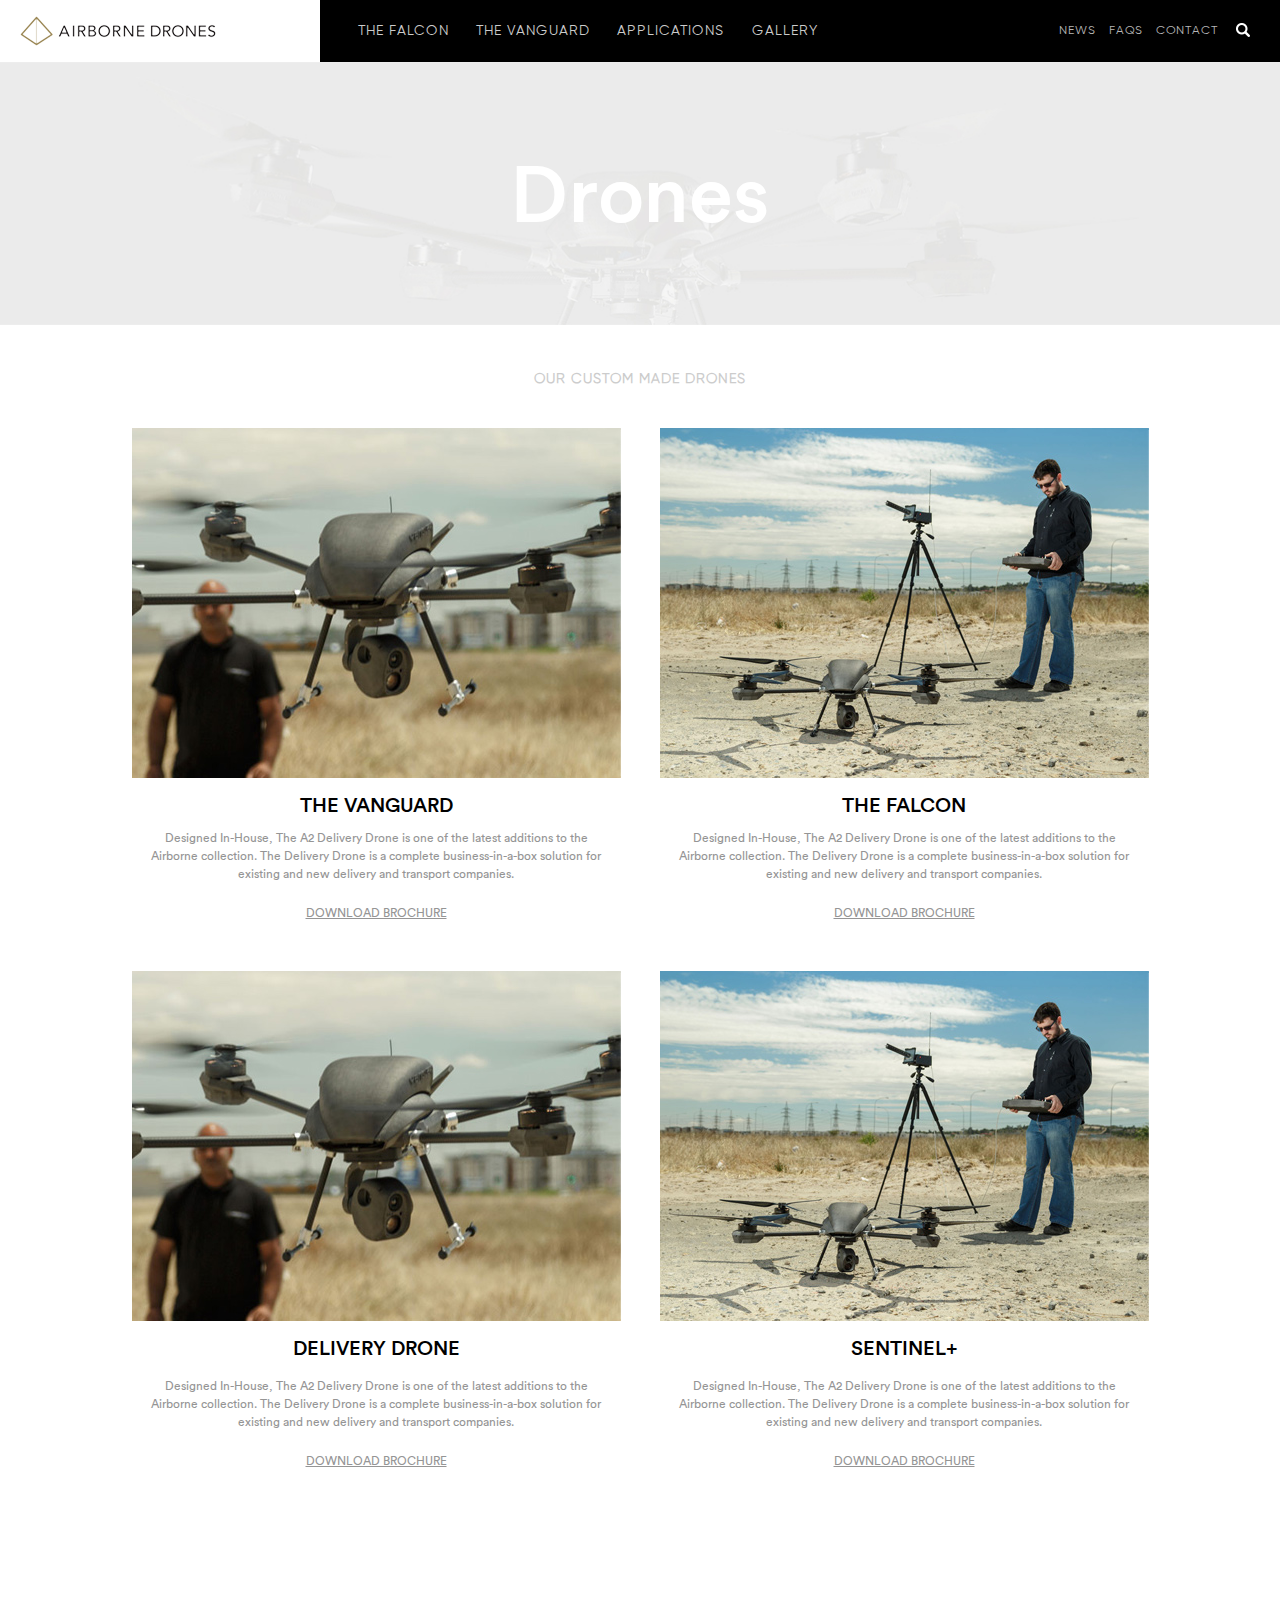
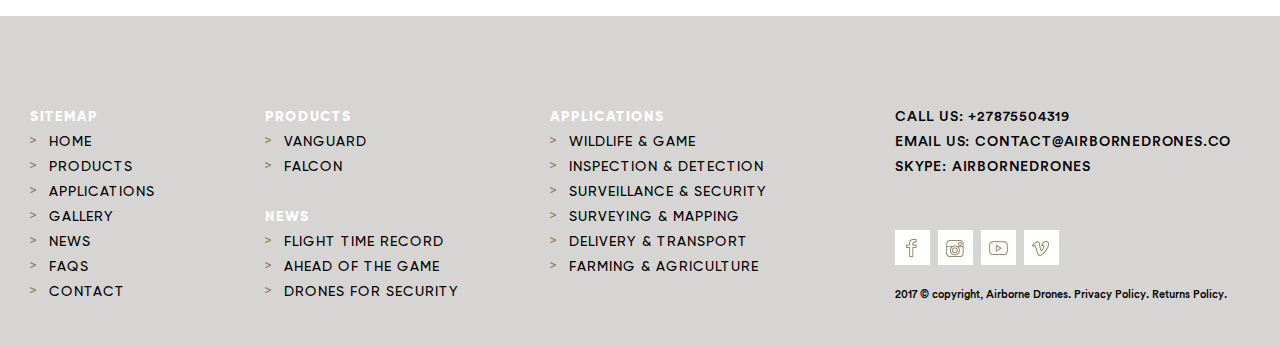
<file: legacy.html>
<!DOCTYPE html>
<html>
    <head>
    <meta charset="utf-8">
    <meta name="viewport" content="width=device-width, minimum-scale=1.0, maximum-scale=1.0, initial-scale=1.0, user-scalable=no">
    <meta name="format-detection" content="telephone=no">
    <title>Airborne Drones | Legacy</title>

    <link type="text/css" rel="stylesheet" href="css/flexslider.css">
    <link type="text/css" rel="stylesheet" href="css/style.css">

    <script type="text/javascript" src="scripts/jquery-1.12.4.min.js"></script>
    <script type="text/javascript" src="scripts/jquery.flexslider.js"></script>
    <script type="text/javascript" src="scripts/common-scripts.js"></script>

    </head>

    <body>
        <div class="main-wrap">
            <!-- Begin header section 
            ============================ -->
            <header class="main-header">
                <div class="white-bg"></div>
                <div class="header-inner common-wrap clear">
                    <div class="logo-wrap">
                        <div class="main-logo"><a href="index.html"><img src="images/main-logo.png" alt=""></a></div>
                        <div class="phone-nav" id="phone-nav">
                            <div></div>
                            <div></div>
                            <div></div>
                        </div>
                    </div>
                    <nav class="primary-menu">
                        <div class="main-nav">
                            <ul>
                                <li><a href="#">THE FALCON</a></li>
                                <li><a href="vanguard.html">THE VANGUARD</a></li>
                                <li><a href="application.html">Applications</a>
                                    <div class="dropdown-wrap">
                                        <div class="common-wrap clear">
                                            <div class="dropdown-inner">
                                                <ul class="dropdown-item">
                                                    <li><a href="#">WILDLIFE &amp; GAME</a></li>
                                                    <li><a href="#">INSPECTION &amp; DETECTION</a></li>
                                                    <li><a href="#">SURVEILLANCE &amp; SECURITY</a></li>
                                                </ul>
                                                <ul class="dropdown-item">
                                                    <li><a href="#">SURVEYING &amp; MAPPING</a></li>
                                                    <li><a href="#">DELIVERY &amp; TRANSPORT</a></li>
                                                    <li><a href="#">FARMING &amp; AGRICULTURE</a></li>
                                                </ul>
                                            </div>
                                        </div>
                                    </div>
                                </li>
                                <li><a href="gallery.html">Gallery</a></li>
                            </ul>
                        </div>
                        <div class="right-nav">
                            <ul>
                                <li><a href="news.html">NEWS</a></li>
                                <li><a href="faq.html">FAQs</a></li>
                                <li><a href="contact.html">CONTACT</a></li>
                            </ul>
                            <div class="search-wrap">
                                <form action="" method="post" class="search-form-warp">
                                    <div class="input-field">
                                        <input type="text" value="Search..." id="searchBox">
                                    </div>

                                    <input type="submit" id="submitBtn">
                                    <div class="expand-btn" id="expand-btn"></div>
                                </form>
                            </div>
                        </div>
                    </nav>
                </div>
            </header>
            <!-- //End header sectio -->
            
            <!-- Begin main content section 
            ================================== -->
            <section class="main-content-section legacy-content">
               <!-- Begin hero contact section 
               ========================= -->
                <section class="hero-section mini-banner" style="background: url(images/mini-banner.jpg) no-repeat center center; background-size:cover;">
                    <div class="hero-content">
                        <div class="hero-content-inner common-wrap clear">
                            <h1>Drones</h1>
                        </div>
                    </div>
                </section>
                <!-- Begin Gallery section 
                ========================= -->
                
                <section class="gallery-section custome-drone">
                    <div class="custom-drone-title"><h6>OUR CUSTOM MADE DRONES</h6></div>
                    <div class="gallery-wrap clear">                        
                        <div class="gallery-thumb-wrap">
                            <div class="gallery-thumb">
                                <figure><img src="images/gallery-thumb2.jpg" alt=""></figure>
                                <div class="drone-content-details">
                                    <h5>THE VANGUARD</h5>
                                    <p>Designed In-House, The A2 Delivery Drone is one of the latest additions to the Airborne collection. The Delivery Drone is a complete business-in-a-box solution for existing and new delivery and transport companies. </p>
                                    <a href="#">DOWNLOAD BROCHURE</a>
                                </div>
                            </div>
                            <div class="gallery-thumb">
                                <figure>
                                    <img src="images/gallery-thumb3.jpg" alt="">
                                </figure>
                                <div class="drone-content-details">
                                    <h5>THE FALCON</h5>
                                    <p>Designed In-House, The A2 Delivery Drone is one of the latest additions to the Airborne collection. The Delivery Drone is a complete business-in-a-box solution for existing and new delivery and transport companies. </p>
                                    <a href="#">DOWNLOAD BROCHURE</a>
                                </div>
                            </div>
                        </div>
                        <div class="gallery-thumb-wrap">
                            <div class="gallery-thumb">
                                <figure><img src="images/gallery-thumb2.jpg" alt=""></figure>
                                <div class="drone-content-details">
                                    <h5>DELIVERY DRONE</h5>
                                    <p>Designed In-House, The A2 Delivery Drone is one of the latest additions to the Airborne collection. The Delivery Drone is a complete business-in-a-box solution for existing and new delivery and transport companies. </p>
                                    <a href="#">DOWNLOAD BROCHURE</a>
                                </div>
                            </div>
                            <div class="gallery-thumb">
                                <figure><img src="images/gallery-thumb3.jpg" alt=""></figure>
                                <div class="drone-content-details">
                                    <h5>SENTINEL+</h5>
                                    <p>Designed In-House, The A2 Delivery Drone is one of the latest additions to the Airborne collection. The Delivery Drone is a complete business-in-a-box solution for existing and new delivery and transport companies. </p>
                                    <a href="#">DOWNLOAD BROCHURE</a>
                                </div>
                            </div>
                        </div>
                    </div>
                </section>
               
                                
            </section>
            <!-- //End main content section -->

            <!-- Begin footer section 
============================= -->
            <footer class="main-footer">
                <div class="footer-inner common-wrap clear">
                    <div class="footer-widget-wrap">
                        <div class="footer-widget">
                            <span>Sitemap</span>
                            <ul>
                                <li><a href="index.html">Home</a></li>
                                <li><a href="#">Products</a></li>
                                <li><a href="application.html">Applications</a></li>
                                <li><a href="gallery.html">Gallery</a></li>
                                <li><a href="news.html">News</a></li>
                                <li><a href="faq.html">FAQs</a></li>
                                <li><a href="contact.html">Contact</a></li>
                            </ul>
                        </div>
                    </div>
                    <div class="footer-widget-wrap">
                        <div class="footer-widget">
                            <span>Products</span>
                            <ul>
                                <li><a href="vanguard.html">VANGUARD</a></li>
                                <li><a href="#">FALCON</a></li>
                            </ul>
                        </div>
                        <div class="footer-widget">
                            <span>NEWS</span>
                            <ul>
                                <li><a href="#">FLIGHT TIME RECORD</a></li>
                                <li><a href="#">AHEAD OF THE GAME</a></li>
                                <li><a href="#">DRONES FOR SECURITY</a></li>
                            </ul>
                        </div>
                    </div>
                    <div class="footer-widget-wrap">
                        <div class="footer-widget">
                            <span>Applications</span>
                            <ul>
                                <li><a href="#">WILDLIFE &amp; GAME</a></li>
                                <li><a href="#">INSPECTION &amp; DETECTION</a></li>
                                <li><a href="#">SURVEILLANCE &amp; SECURITY</a></li>
                                <li><a href="#">SURVEYING &amp; MAPPING</a></li>
                                <li><a href="#">DELIVERY &amp; TRANSPORT</a></li>
                                <li><a href="#">FARMING &amp; AGRICULTURE</a></li>
                            </ul>
                        </div>
                    </div>
                    <div class="footer-widget-wrap">
                        <div class="footer-widget">
                            <address>
                                <div><span>Call us:</span> <a href="tel:+27875504319">+27875504319</a></div>
                                <div><span>Email us:</span> <a href="mailto:contact@airbornedrones.co">contact@airbornedrones.co</a></div>
                                <div><span>Skype:</span> <a href="skype:airbornedrones">airbornedrones</a></div>
                            </address>
                        </div>
                        <div class="footer-widget">
                            <div class="social-nav">
                                <a href="https://www.facebook.com/"><img src="images/facebook.jpg" alt=""></a>
                                <a href="https://www.instagram.com/"><img src="images/instagram.jpg" alt=""></a>
                                <a href="https://www.youtube.com/"><img src="images/youtube.jpg" alt=""></a>
                                <a href="https://vimeo.com/"><img src="images/vimeo.jpg" alt=""></a>
                            </div>
                            <div class="copyright"><p>2017 © copyright, Airborne Drones. <a href="#">Privacy Policy</a>. <a href="#">Returns Policy</a>.</p></div>
                        </div>
                    </div>
                </div>
            </footer>
            <!-- //End footer section -->
        </div>
    </body>
	
</html>
</file>
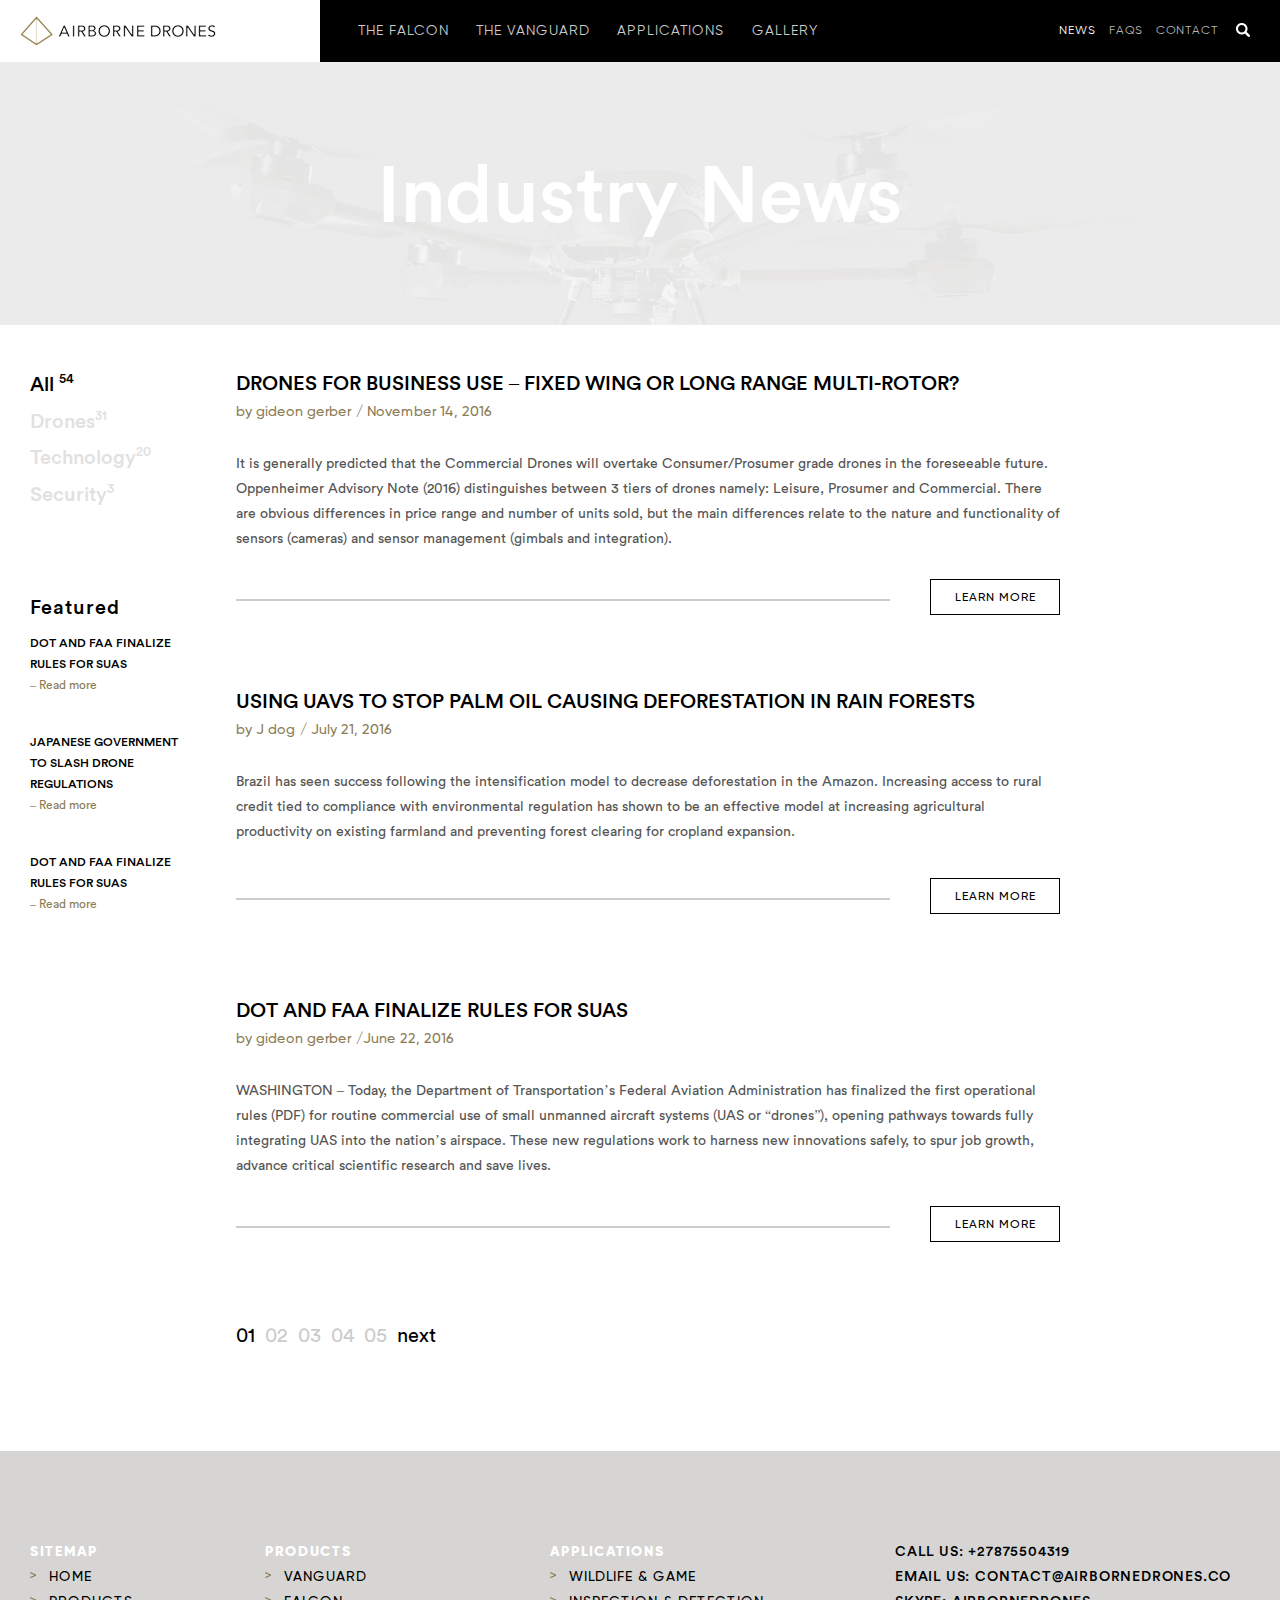
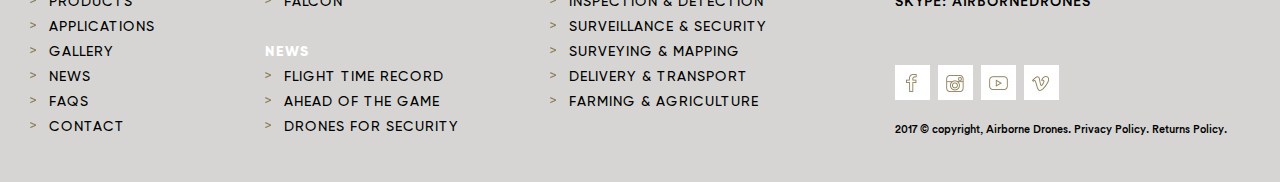
<file: news.html>
<!DOCTYPE html>
<html>
    <head>
    <meta charset="utf-8">
    <meta name="viewport" content="width=device-width, minimum-scale=1.0, maximum-scale=1.0, initial-scale=1.0, user-scalable=no">
    <meta name="format-detection" content="telephone=no">
    <title>Airborne Drones | Faq</title>

    <link type="text/css" rel="stylesheet" href="css/flexslider.css">
    <link type="text/css" rel="stylesheet" href="css/style.css">

    <script type="text/javascript" src="scripts/jquery-1.12.4.min.js"></script>
    <script type="text/javascript" src="scripts/jquery.flexslider.js"></script>
    <script type="text/javascript" src="scripts/common-scripts.js"></script>

    </head>

    <body>
        <div class="main-wrap">
            <!-- Begin header section 
            ============================ -->
            <header class="main-header">
                <div class="white-bg"></div>
                <div class="header-inner common-wrap clear">
                    <div class="logo-wrap">
                        <div class="main-logo"><a href="index.html"><img src="images/main-logo.png" alt=""></a></div>
                        <div class="phone-nav" id="phone-nav">
                            <div></div>
                            <div></div>
                            <div></div>
                        </div>
                    </div>
                    <nav class="primary-menu">
                        <div class="main-nav">
                            <ul>
                                <li><a href="#">THE FALCON</a></li>
                                <li><a href="vanguard.html">THE VANGUARD</a></li>
                                <li><a href="application.html">Applications</a>
                                    <div class="dropdown-wrap">
                                        <div class="common-wrap clear">
                                            <div class="dropdown-inner">
                                                <ul class="dropdown-item">
                                                    <li><a href="#">WILDLIFE &amp; GAME</a></li>
                                                    <li><a href="#">INSPECTION &amp; DETECTION</a></li>
                                                    <li><a href="#">SURVEILLANCE &amp; SECURITY</a></li>
                                                </ul>
                                                <ul class="dropdown-item">
                                                    <li><a href="#">SURVEYING &amp; MAPPING</a></li>
                                                    <li><a href="#">DELIVERY &amp; TRANSPORT</a></li>
                                                    <li><a href="#">FARMING &amp; AGRICULTURE</a></li>
                                                </ul>
                                            </div>
                                        </div>
                                    </div>
                                </li>
                                <li><a href="gallery.html">Gallery</a></li>
                            </ul>
                        </div>
                        <div class="right-nav">
                            <ul>
                                <li class="current-menu-item"><a href="news.html">NEWS</a></li>
                                <li><a href="faq.html">FAQs</a></li>
                                <li><a href="contact.html">CONTACT</a></li>
                            </ul>
                            <div class="search-wrap">
                                <form action="" method="post" class="search-form-warp">
                                    <div class="input-field">
                                        <input type="text" value="Search..." id="searchBox">
                                    </div>

                                    <input type="submit" id="submitBtn">
                                    <div class="expand-btn" id="expand-btn"></div>
                                </form>
                            </div>
                        </div>
                    </nav>
                </div>
            </header>
            <!-- //End header sectio -->
            
            <!-- Begin main content section 
            ================================== -->
            <section class="main-content-section news-content">
               <!-- Begin hero contact section 
               ========================= -->

                <section class="hero-section mini-banner" style="background: url(images/mini-banner.jpg) no-repeat center center; background-size:cover;">
                        <div class="hero-content">
                            <div class="hero-content-inner common-wrap clear">
                                <h1>Industry News</h1>
                            </div>
                        </div>
                </section>
                <!-- Begin Gallery section 
                ========================= -->
                <section class="news-content-details-section">
                    <div class="news-content-wrap">
                        <div class="news-content-desecription">
                            <div class="news-sidebar">
                                <div class="aside-nav">
                                    <ul>
                                        <li class="current-menu-item"><a href="#">All <sup>54</sup></a></li>
                                        <li><a href="#">Drones<sup>31</sup></a></li>
                                        <li><a href="#">Technology<sup>20</sup></a></li>
                                        <li><a href="#">Security<sup>3</sup></a></li>
                                    </ul>
                                </div>
                                <div class="sidebar-item-text">
                                    <h5>Featured</h5>
                                    <div class="sidebar-text-info">
                                        <span>DOT AND FAA FINALIZE RULES FOR SUAS</span>
                                        <a href="#">– Read more</a>
                                    </div>
                                </div>
                                <div class="sidebar-text-info">
                                    <span>
                                        JAPANESE GOVERNMENT TO SLASH DRONE REGULATIONS</span>
                                    <a href="#">– Read more</a>
                                </div>
                                <div class="sidebar-text-info">
                                    <span>DOT AND FAA FINALIZE RULES FOR SUAS</span>
                                    <a href="#">– Read more</a>
                                </div>
                            </div>
                            <div class="news-content-text-wrap">
                                <div class="news-content-item">
                                    <h5>DRONES FOR BUSINESS USE – FIXED WING OR LONG RANGE MULTI-ROTOR?</h5>
                                    <div class="post-info">
                                        <div class="author">by gideon gerber</div>
                                        <div class="date">/ November 14, 2016</div>
                                    </div>
                                    <div class="general-text">
                                        <p>It is generally predicted that the Commercial Drones will overtake Consumer/Prosumer grade drones in the foreseeable future. Oppenheimer Advisory Note (2016) distinguishes between 3 tiers of drones namely: Leisure, Prosumer and Commercial. There are obvious differences in price range and number of units sold, but the main differences relate to the nature and functionality of sensors (cameras) and sensor management (gimbals and integration).</p>
                                    </div>
                                    <div class="border-line">
                                        <div class="learn-more-btn"><a href="#" class="transparent-btn-black">LEARN MORE</a></div>
                                    </div>
                                </div>
                                <div class="news-content-item">
                                    <h5>USING UAVS TO STOP PALM OIL CAUSING DEFORESTATION IN RAIN FORESTS</h5>
                                    <div class="post-info">
                                        <div class="author">by J dog</div>
                                        <div class="date">/ July 21, 2016</div>
                                    </div>
                                    <div class="general-text">
                                        <p>Brazil has seen success following the intensification model to decrease deforestation in the Amazon. Increasing access to rural credit tied to compliance with environmental regulation has shown to be an effective model at increasing agricultural productivity on existing farmland and preventing forest clearing for cropland expansion.</p>
                                    </div>
                                    <div class="border-line">
                                        <div class="learn-more-btn"><a href="#" class="transparent-btn-black">LEARN MORE</a></div>
                                    </div>
                                </div>
                                <div class="news-content-item">
                                    <h5>DOT AND FAA FINALIZE RULES FOR SUAS</h5>
                                    <div class="post-info">
                                        <div class="author">by gideon gerber</div>
                                        <div class="date">/June 22, 2016</div>
                                    </div>
                                    <div class="general-text">
                                        <p>WASHINGTON – Today, the Department of Transportation’s Federal Aviation Administration has finalized the first operational rules (PDF) for routine commercial use of small unmanned aircraft systems (UAS or “drones”), opening pathways towards fully integrating UAS into the nation’s airspace. These new regulations work to harness new innovations safely, to spur job growth, advance critical scientific research and save lives.</p>
                                    </div>
                                    <div class="border-line">
                                        <div class="learn-more-btn"><a href="#" class="transparent-btn-black">LEARN MORE</a></div>
                                    </div>
                                </div>
                                
                                <!-- Beginning Pagination wrap 
                                ================================= -->
                                <div class="pagination-wrap">
                                    <a href="#">Previous</a>
                                    <span class="current">01</span>
                                    <a href="#">02</a>
                                    <a href="#">03</a>
                                    <a href="#">04</a>
                                    <a href="#">05</a>
                                    <a href="#" class="current">next</a>
                                </div>
                                <!-- //End Pagination wrap -->
                            </div>
                        </div>
                    </div>
                </section>
                               
                                
            </section>
            <!-- //End main content section -->

            <!-- Begin footer section 
============================= -->
            <footer class="main-footer">
                <div class="footer-inner common-wrap clear">
                    <div class="footer-widget-wrap">
                        <div class="footer-widget">
                            <span>Sitemap</span>
                            <ul>
                                <li><a href="index.html">Home</a></li>
                                <li><a href="#">Products</a></li>
                                <li><a href="application.html">Applications</a></li>
                                <li><a href="gallery.html">Gallery</a></li>
                                <li><a href="news.html">News</a></li>
                                <li><a href="faq.html">FAQs</a></li>
                                <li><a href="contact.html">Contact</a></li>
                            </ul>
                        </div>
                    </div>
                    <div class="footer-widget-wrap">
                        <div class="footer-widget">
                            <span>Products</span>
                            <ul>
                                <li><a href="vanguard.html">VANGUARD</a></li>
                                <li><a href="#">FALCON</a></li>
                            </ul>
                        </div>
                        <div class="footer-widget">
                            <span>NEWS</span>
                            <ul>
                                <li><a href="#">FLIGHT TIME RECORD</a></li>
                                <li><a href="#">AHEAD OF THE GAME</a></li>
                                <li><a href="#">DRONES FOR SECURITY</a></li>
                            </ul>
                        </div>
                    </div>
                    <div class="footer-widget-wrap">
                        <div class="footer-widget">
                            <span>Applications</span>
                            <ul>
                                <li><a href="#">WILDLIFE &amp; GAME</a></li>
                                <li><a href="#">INSPECTION &amp; DETECTION</a></li>
                                <li><a href="#">SURVEILLANCE &amp; SECURITY</a></li>
                                <li><a href="#">SURVEYING &amp; MAPPING</a></li>
                                <li><a href="#">DELIVERY &amp; TRANSPORT</a></li>
                                <li><a href="#">FARMING &amp; AGRICULTURE</a></li>
                            </ul>
                        </div>
                    </div>
                    <div class="footer-widget-wrap">
                        <div class="footer-widget">
                            <address>
                                <div><span>Call us:</span> <a href="tel:+27875504319">+27875504319</a></div>
                                <div><span>Email us:</span> <a href="mailto:contact@airbornedrones.co">contact@airbornedrones.co</a></div>
                                <div><span>Skype:</span> <a href="skype:airbornedrones">airbornedrones</a></div>
                            </address>
                        </div>
                        <div class="footer-widget">
                            <div class="social-nav">
                                <a href="https://www.facebook.com/"><img src="images/facebook.jpg" alt=""></a>
                                <a href="https://www.instagram.com/"><img src="images/instagram.jpg" alt=""></a>
                                <a href="https://www.youtube.com/"><img src="images/youtube.jpg" alt=""></a>
                                <a href="https://vimeo.com/"><img src="images/vimeo.jpg" alt=""></a>
                            </div>
                            <div class="copyright"><p>2017 © copyright, Airborne Drones. <a href="#">Privacy Policy</a>. <a href="#">Returns Policy</a>.</p></div>
                        </div>
                    </div>
                </div>
            </footer>
            <!-- //End footer section -->
        </div>
    </body>
	
</html>
</file>
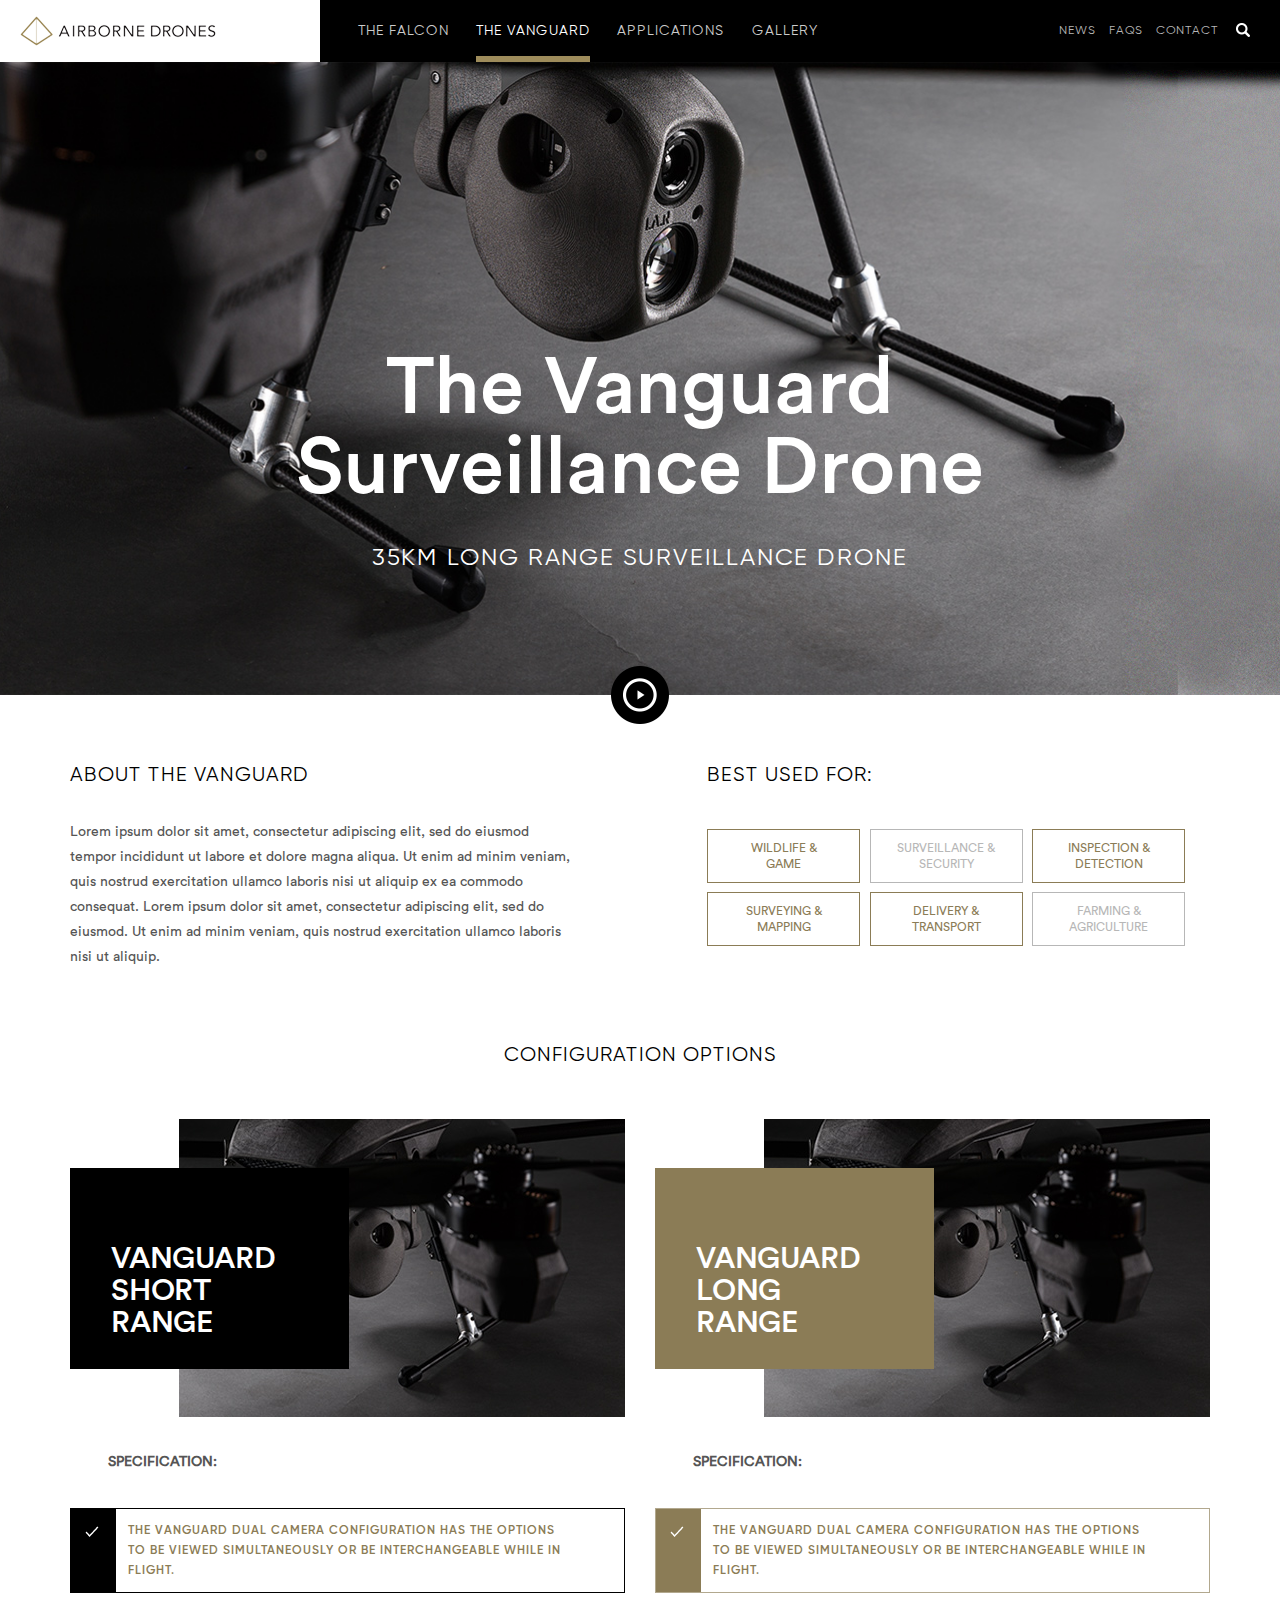
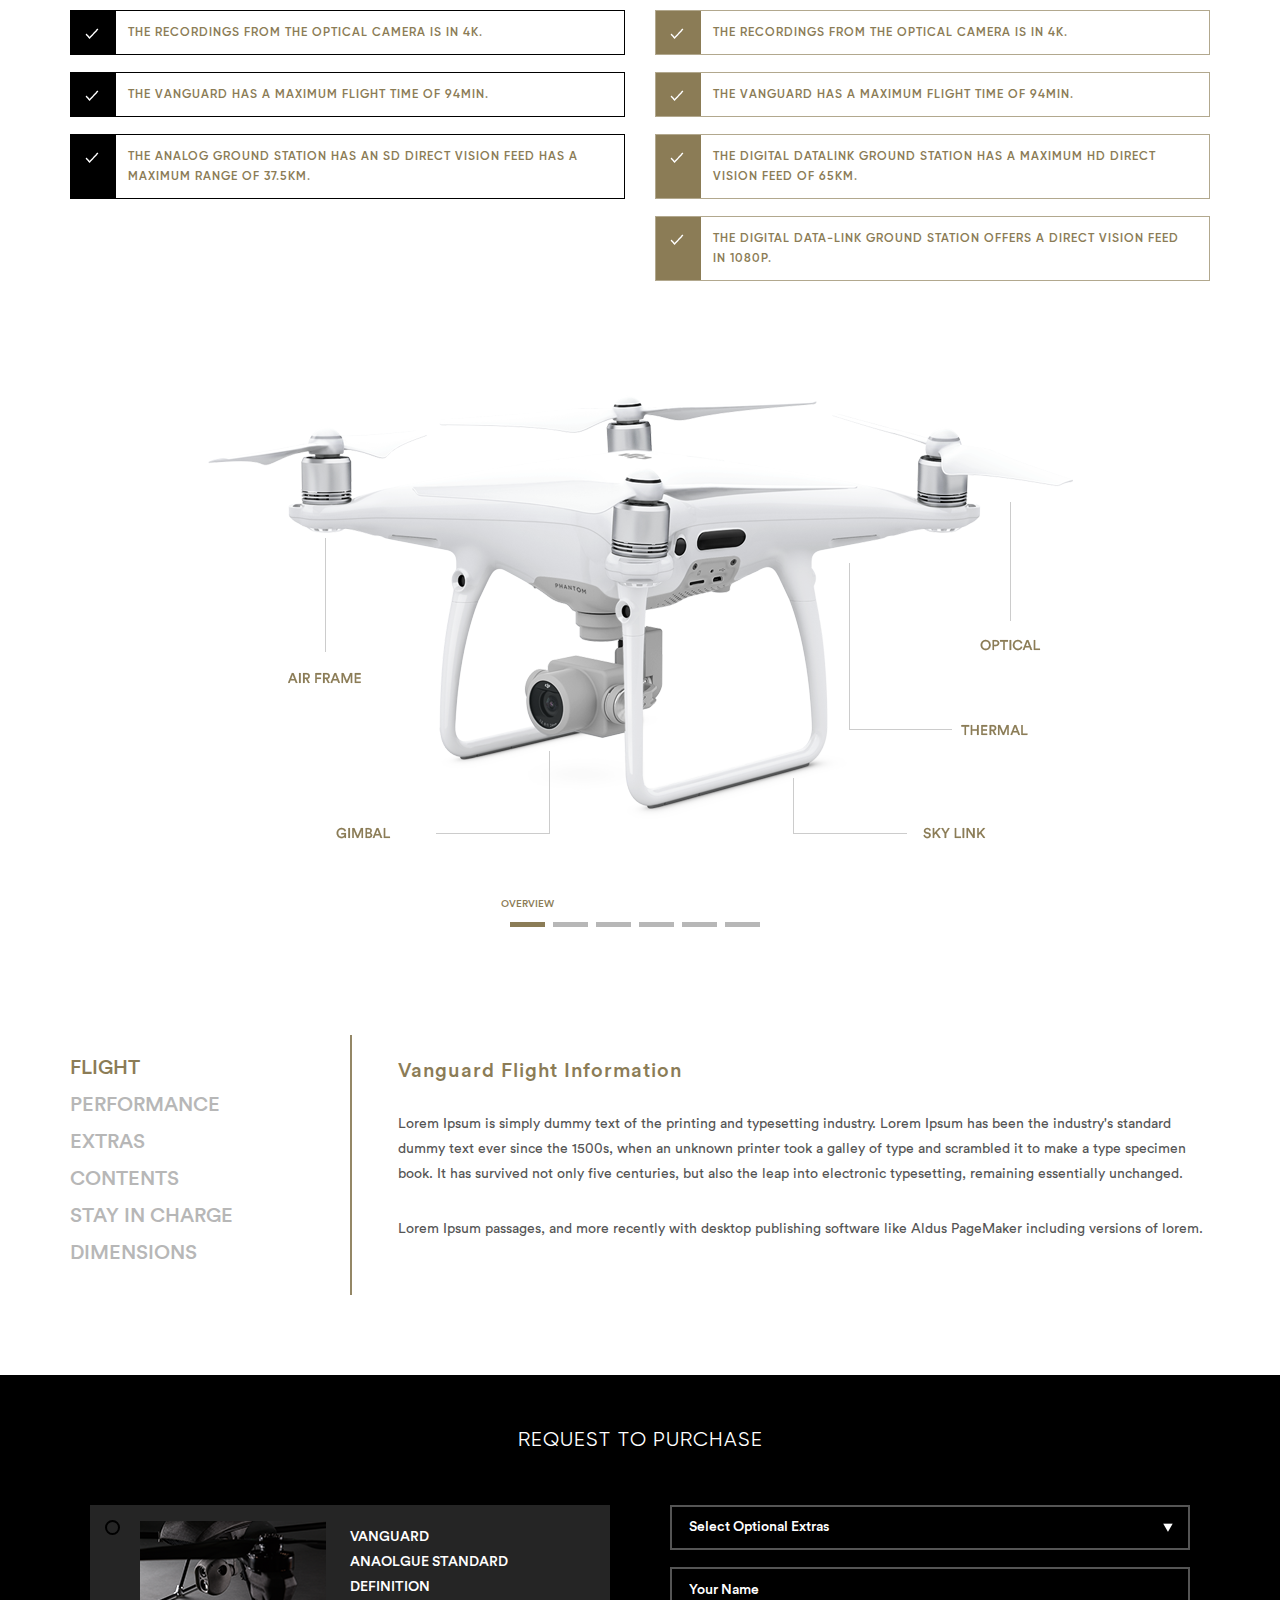
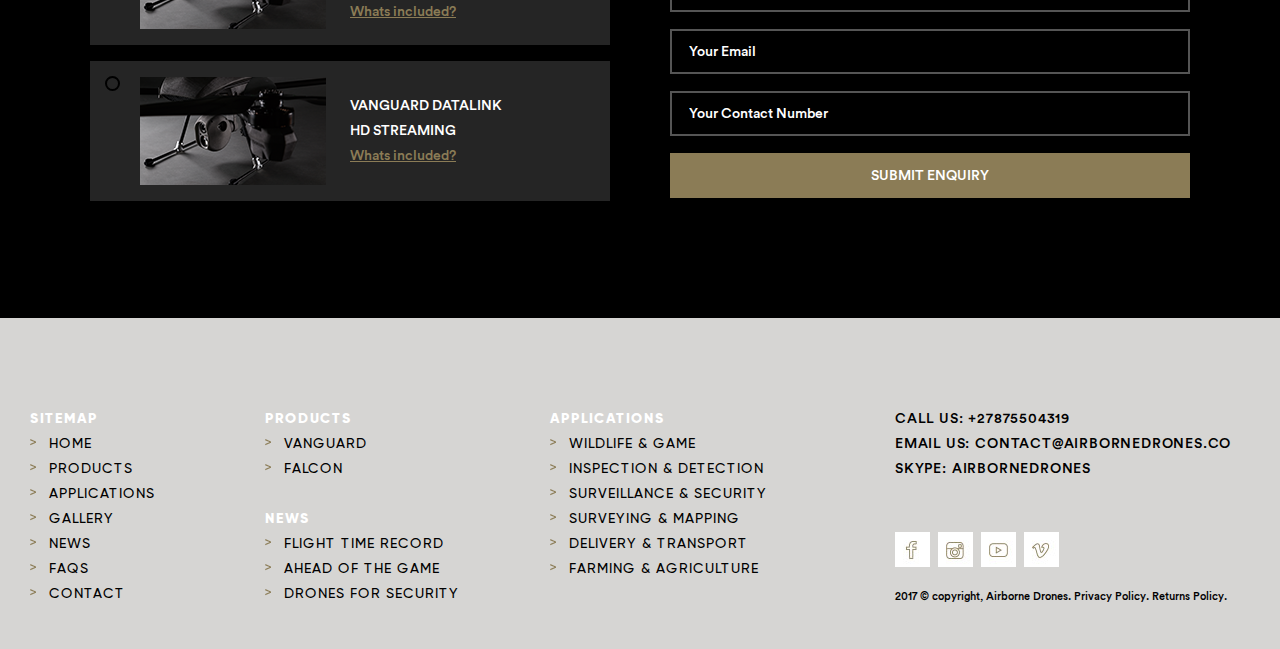
<file: vanguard.html>
<!DOCTYPE html>
<html>
    <head>
    <meta charset="utf-8">
    <meta name="viewport" content="width=device-width, minimum-scale=1.0, maximum-scale=1.0, initial-scale=1.0, user-scalable=no">
    <meta name="format-detection" content="telephone=no">
    <title>Airborne Drones | Vanguard</title>

    <link type="text/css" rel="stylesheet" href="css/flexslider.css">
    <link type="text/css" rel="stylesheet" href="css/selectric.css">
    <link type="text/css" rel="stylesheet" href="css/style.css">

    <script type="text/javascript" src="scripts/jquery-1.12.4.min.js"></script>
    <script type="text/javascript" src="scripts/jquery.flexslider.js"></script>
    <script type="text/javascript" src="scripts/jquery.selectric.js"></script>
    <script type="text/javascript" src="scripts/common-scripts.js"></script>

    </head>

    <body>
        <div class="main-wrap">
            <!-- Begin header section 
            ============================ -->
            <header class="main-header">
                <div class="white-bg"></div>
                <div class="header-inner common-wrap clear">
                    <div class="logo-wrap">
                        <div class="main-logo"><a href="index.html"><img src="images/main-logo.png" alt=""></a></div>
                        <div class="phone-nav" id="phone-nav">
                            <div></div>
                            <div></div>
                            <div></div>
                        </div>
                    </div>
                    <nav class="primary-menu">
                        <div class="main-nav">
                            <ul>
                                <li><a href="#">THE FALCON</a></li>
                                <li class="current-menu-item"><a href="vanguard.html">THE VANGUARD</a></li>
                                <li><a href="application.html">Applications</a>
                                    <div class="dropdown-wrap">
                                        <div class="common-wrap clear">
                                            <div class="dropdown-inner">
                                                <ul class="dropdown-item">
                                                    <li><a href="#">WILDLIFE &amp; GAME</a></li>
                                                    <li><a href="#">INSPECTION &amp; DETECTION</a></li>
                                                    <li><a href="#">SURVEILLANCE &amp; SECURITY</a></li>
                                                </ul>
                                                <ul class="dropdown-item">
                                                    <li><a href="#">SURVEYING &amp; MAPPING</a></li>
                                                    <li><a href="#">DELIVERY &amp; TRANSPORT</a></li>
                                                    <li><a href="#">FARMING &amp; AGRICULTURE</a></li>
                                                </ul>
                                            </div>
                                        </div>
                                    </div>
                                </li>
                                <li><a href="gallery.html">Gallery</a></li>
                            </ul>
                        </div>
                        <div class="right-nav">
                            <ul>
                                <li><a href="news.html">NEWS</a></li>
                                <li><a href="faq.html">FAQs</a></li>
                                <li><a href="contact.html">CONTACT</a></li>
                            </ul>
                            <div class="search-wrap">
                                <form action="" method="post" class="search-form-warp">
                                    <div class="input-field">
                                        <input type="text" value="Search..." id="searchBox">
                                    </div>
                                    <input type="submit" id="submitBtn">
                                    <div class="expand-btn" id="expand-btn"></div>
                                </form>
                            </div>
                        </div>
                    </nav>
                </div>
            </header>
            <!-- //End header sectio -->
            
            <!-- Begin main content section 
            ================================== -->
            <section class="main-content-section vanguard-content">
               <!-- Begin hero section 
               ========================= -->
                <section class="hero-section" style="background: url(images/vanguard-banner.jpg) no-repeat center top; background-size:cover;">
                    <div class="hero-content">
                        <div class="hero-content-inner common-wrap clear">
                            <h1>The Vanguard <br>Surveillance Drone</h1>
                            <h4>35Km Long Range Surveillance Drone</h4>
                        </div>
                    </div>
                    <div class="play-video-btn">
                        <a href="#"><img src="images/play-video-btn.png" alt=""></a>
                    </div>
                </section>
                <!-- //End hero section -->
                
                <!-- Begin What Our Drone section 
                ============================ -->
                <section class="What-our-drone-section">
                    <div class="common-wrap clear">
                        <section class="drone-cool-wrap">
                            <div class="drone-cool-text">
                                <h5>ABOUT THE VANGUARD</h5>
                                <p>Lorem ipsum dolor sit amet, consectetur adipiscing elit, sed do eiusmod tempor incididunt ut labore et dolore magna aliqua. Ut enim ad minim veniam, quis nostrud exercitation ullamco laboris nisi ut aliquip ex ea commodo consequat. Lorem ipsum dolor sit amet, consectetur adipiscing elit, sed do eiusmod. Ut enim ad minim veniam, quis nostrud exercitation ullamco laboris nisi ut aliquip.</p>
                            </div>
                            <div class="drone-cool-text">
                                <div class="best-used-for">
                                    <h5>BEST USED FOR:</h5>
                                    <div class="best-used-item-wrap">
                                        <div class="best-used-item"><a href="#">Wildlife &amp;<br>Game</a></div>
                                        <div class="best-used-item"><a href="#" class="deactive">SURVEILLANCE &amp;<br>SECURITY</a></div>
                                        <div class="best-used-item"><a href="#">INSPECTION &amp;<br>DETECTION</a></div>
                                        <div class="best-used-item"><a href="#">SURVEYING &amp;<br>MAPPING</a></div>
                                        <div class="best-used-item"><a href="#">DELIVERY &amp;<br>TRANSPORT</a></div>
                                        <div class="best-used-item"><a href="#" class="deactive">FARMING &amp;<br>AGRICULTURE</a></div>
                                    </div>
                                </div>
                            </div>
                        </section>
                        <section class="configuration-option">
                            <h5>Configuration options</h5>
                            <div class="configuration-item-wrap">
                                <div class="configuration-item">
                                    <div class="range-info"><h2>VANGUARD SHORT RANGE</h2></div>
                                    <div class="thumb-info"><img src="images/configuration-thumb.jpg" alt=""></div>
                                </div>
                                <div class="configuration-item">
                                    <div class="range-info"><h2>VANGUARD LONG RANGE</h2></div>
                                    <div class="thumb-info"><img src="images/configuration-thumb.jpg" alt=""></div>
                                </div>
                            </div>
                        </section>
                        <section class="specification-section">
                            <div class="specification-item">
                                <h6>specification:</h6>
                                <div class="list-tiem-wrap">
                                    <ul>
                                        <li><div></div>The Vanguard dual camera configuration has the options to be viewed simultaneously or be interchangeable while in flight.</li>
                                        <li><div></div>The Recordings from the optical camera is in 4k. </li>
                                        <li><div></div>The Vanguard has a maximum Flight time of 94min.</li>
                                        <li><div></div>The Analog Ground Station has an SD Direct Vision feed has a maximum range of 37.5km.</li>
                                    </ul>
                                </div>
                            </div>
                            <div class="specification-item">
                                <h6>specification:</h6>
                                <div class="list-tiem-wrap">
                                    <ul>
                                        <li><div></div>The Vanguard dual camera configuration has the options to be viewed simultaneously or be interchangeable while in flight.</li>
                                        <li><div></div>The Recordings from the optical camera is in 4k. </li>
                                        <li><div></div>The Vanguard has a maximum Flight time of 94min.</li>
                                        <li><div></div>The Digital Datalink Ground Station has a maximum HD Direct vision feed of 65km.</li>
                                        <li><div></div>The Digital Data-Link Ground Station offers a Direct Vision Feed in 1080p.</li>
                                    </ul>
                                </div>
                            </div>
                        </section>
                        <section class="drone-review-section">
                            <div class="drone-slider flexslider">
                                <ul class="slides">
                                    <li class="slide">
                                       <div class="slide-thumb clear">
                                            <img src="images/drone-slider-thumb.png" alt="">
                                        </div>
                                    </li>
                                    <li class="slide">
                                        <div class="slide-thumb clear">
                                            <img src="images/drone-slider-thumb.png" alt="">
                                        </div>
                                    </li>
                                    <li class="slide">
                                        <div class="slide-thumb clear">
                                            <img src="images/drone-slider-thumb.png" alt="">
                                        </div>
                                    </li>
                                    <li class="slide">
                                        <div class="slide-thumb clear">
                                            <img src="images/drone-slider-thumb.png" alt="">
                                        </div>
                                    </li>
                                    <li class="slide">
                                        <div class="slide-thumb clear">
                                            <img src="images/drone-slider-thumb.png" alt="">
                                        </div>
                                    </li>
                                    <li class="slide">
                                        <div class="slide-thumb clear">
                                            <img src="images/drone-slider-thumb.png" alt="">
                                        </div>
                                    </li>
                                </ul>
                            </div>
                            <div class="overview-controle" id="overview-controle">
                                <ol>
                                    <li><span>OVERVIEW</span></li>
                                    <li><span>OVERVIEW</span></li>
                                    <li><span>OVERVIEW</span></li>
                                    <li><span>OVERVIEW</span></li>
                                    <li><span>OVERVIEW</span></li>
                                    <li><span>OVERVIEW</span></li>
                                </ol>
                            </div>
                        </section>
                        <section class="vanguard-tab-section">
                           <div class="vanguard-tab-wrap">
                               <div class="vanguard-nav" id="vanguard-nav">
                                   <ul id="vanguard-tabs">
                                       <li>FLIGHT </li>
                                       <li>PERFORMANCE </li>
                                       <li>EXTRAS </li>
                                       <li>CONTENTS</li>
                                       <li>STAY IN CHARGE</li>
                                       <li>DIMENSIONS</li>
                                   </ul>
                               </div>
                               <div class="vanguard-tab-text-wrap" id="vanguard-tab-text-wrap">
                                   <div class="vanguard-tab-text">
                                       <h5>Vanguard Flight Information</h5>
                                       <p>Lorem Ipsum is simply dummy text of the printing and typesetting industry. Lorem Ipsum has been the industry's standard dummy text ever since the 1500s, when an unknown printer took a galley of type and scrambled it to make a type specimen book. It has survived not only five centuries, but also the leap into electronic typesetting, remaining essentially unchanged.</p>
                                       <p>Lorem Ipsum passages, and more recently with desktop publishing software like Aldus PageMaker including versions of lorem.</p>
                                   </div>
                                    <div class="vanguard-tab-text">
                                       <h5>Information Vanguard Flight </h5>
                                       <p>It has survived not only five centuries, but also the leap into electronic typesetting, remaining essentially unchanged.</p>
                                       <p>Lorem Ipsum passages, and more recently with desktop publishing software like Aldus PageMaker including versions of lorem.</p>
                                   </div>
                                    <div class="vanguard-tab-text">
                                       <h5>Flight Information Vanguard </h5>
                                       <p>It has survived not only five centuries, but also the leap into electronic typesetting, remaining essentially unchanged. Lorem Ipsum is simply dummy text of the printing and typesetting industry. Lorem Ipsum has been the industry's standard dummy text ever since the 1500s, when an unknown printer took a galley of type and scrambled it to make a type specimen book. </p>
                                       <p>Lorem Ipsum passages, and more recently with desktop publishing software like Aldus PageMaker including versions of lorem.</p>
                                   </div>
                                    <div class="vanguard-tab-text">
                                        <h5>Simple Flight Information</h5>
                                        <p>Lorem Ipsum passages, and more recently with desktop publishing software like Aldus PageMaker including versions of lorem.</p>
                                        <p>Lorem Ipsum is simply dummy text of the printing and typesetting industry. Lorem Ipsum has been the industry's standard dummy text ever since the 1500s, when an unknown printer took a galley of type and scrambled it to make a type specimen book. It has survived not only five centuries, but also the leap into electronic typesetting, remaining essentially unchanged.</p>
                                   </div>
                                    <div class="vanguard-tab-text">
                                        <h5>Remaining Flight Information 5</h5>
                                        <p>Remaining essentially unchanged. Lorem Ipsum is simply dummy text of the printing and typesetting industry. Lorem Ipsum has been the industry's standard dummy text ever since the 1500s, when an unknown printer took a galley of type and scrambled it to make a type specimen book. It has survived not only five centuries, but also the leap into electronic typesetting,</p>
                                       <p>Lorem Ipsum passages, and more recently with desktop publishing software like Aldus PageMaker including versions of lorem.</p>
                                   </div>
                                   <div class="vanguard-tab-text">
                                       <h5>Unknown Flight Information</h5>
                                       <p>When an unknown printer took a galley of type and scrambled it to make a type specimen book.  Lorem Ipsum is simply dummy text of the printing and typesetting industry. Lorem Ipsum has been the industry's standard dummy text ever since the 1500s, It has survived not only five centuries, but also the leap into electronic typesetting, remaining essentially unchanged.</p>
                                       <p>Lorem Ipsum passages, and more recently with desktop publishing software like Aldus PageMaker including versions of lorem.</p>
                                   </div>
                               </div>
                           </div>
                            
                        </section>
                    </div>
                </section>

                <section class="request-purchase-section">
                    <div class="common-wrap clear">
                        <h5>REQUEST TO PURCHASE</h5>
                        <div class="request-purchase-info">
                            <div class="request-item">
                               <div class="check-item">
                                   <input type="radio" id="a-option" name="selector">
                                   <label for="a-option">
                                       <div class="features-row">
                                           <div class="features-thumb"><img src="images/features-item1.png" alt=""></div>
                                           <div class="features-text-wrap">
                                               <div class="features-text">
                                                   <h6>VANGUARD ANAOLGUE STANDARD DEFINITION </h6>
                                                   <a href="#">Whats included?</a>
                                               </div>
                                           </div>
                                       </div>
                                   </label>
                                   <div class="check"></div>
                               </div>
                               <div class="check-item">
                                   <input type="radio" id="b-option" name="selector">
                                   <label for="b-option">
                                       <div class="features-row">
                                           <div class="features-thumb"><img src="images/features-item1.png" alt=""></div>
                                           <div class="features-text-wrap">
                                               <div class="features-text">
                                                   <h6>VANGUARD DATALINK HD STREAMING</h6>
                                                   <a href="#">Whats included?</a>
                                               </div>
                                           </div>
                                       </div>
                                   </label>
                                   <div class="check"></div>
                               </div>
                            </div>
                            <div class="request-item">
                               <form action="#" method="post">
                                   <div class="request-row">
                                       <select name="#" class="styled-select">
                                           <option value="Select Optional Extras" selected>Select Optional Extras</option>
                                           <option value="Select Optional Extras">Select Optional Extras</option>
                                           <option value="Select Optional Extras">Select Optional Extras</option>
                                           <option value="Select Optional Extras">Select Optional Extras</option>
                                       </select>
                                   </div>
                                    <div class="request-row">
                                        <input type="text" value="Your Name">
                                   </div>
                                    <div class="request-row">
                                        <input type="text" value="Your Email">
                                   </div>
                                    <div class="request-row">
                                        <input type="text" value="Your Contact Number">
                                   </div>
                                    <div class="submit-info">
                                        <input type="submit" value="SUBMIT ENQUIRY">
                                   </div>
                               </form>
                            </div>
                        </div>
                    </div>
                </section>
                <!-- //What Our Drone section  -->
               
            
                                
            </section>
            <!-- //End main content section -->

            <!-- Begin footer section 
============================= -->
            <footer class="main-footer">
                <div class="footer-inner common-wrap clear">
                    <div class="footer-widget-wrap">
                        <div class="footer-widget">
                            <span>Sitemap</span>
                            <ul>
                                <li><a href="index.html">Home</a></li>
                                <li><a href="#">Products</a></li>
                                <li><a href="application.html">Applications</a></li>
                                <li><a href="gallery.html">Gallery</a></li>
                                <li><a href="news.html">News</a></li>
                                <li><a href="faq.html">FAQs</a></li>
                                <li><a href="contact.html">Contact</a></li>
                            </ul>
                        </div>
                    </div>
                    <div class="footer-widget-wrap">
                        <div class="footer-widget">
                            <span>Products</span>
                            <ul>
                                <li><a href="vanguard.html">VANGUARD</a></li>
                                <li><a href="#">FALCON</a></li>
                            </ul>
                        </div>
                        <div class="footer-widget">
                            <span>NEWS</span>
                            <ul>
                                <li><a href="#">FLIGHT TIME RECORD</a></li>
                                <li><a href="#">AHEAD OF THE GAME</a></li>
                                <li><a href="#">DRONES FOR SECURITY</a></li>
                            </ul>
                        </div>
                    </div>
                    <div class="footer-widget-wrap">
                        <div class="footer-widget">
                            <span>Applications</span>
                            <ul>
                                <li><a href="#">WILDLIFE &amp; GAME</a></li>
                                <li><a href="#">INSPECTION &amp; DETECTION</a></li>
                                <li><a href="#">SURVEILLANCE &amp; SECURITY</a></li>
                                <li><a href="#">SURVEYING &amp; MAPPING</a></li>
                                <li><a href="#">DELIVERY &amp; TRANSPORT</a></li>
                                <li><a href="#">FARMING &amp; AGRICULTURE</a></li>
                            </ul>
                        </div>
                    </div>
                    <div class="footer-widget-wrap">
                        <div class="footer-widget">
                            <address>
                                <div><span>Call us:</span> <a href="tel:+27875504319">+27875504319</a></div>
                                <div><span>Email us:</span> <a href="mailto:contact@airbornedrones.co">contact@airbornedrones.co</a></div>
                                <div><span>Skype:</span> <a href="skype:airbornedrones">airbornedrones</a></div>
                            </address>
                        </div>
                        <div class="footer-widget">
                            <div class="social-nav">
                                <a href="https://www.facebook.com/"><img src="images/facebook.jpg" alt=""></a>
                                <a href="https://www.instagram.com/"><img src="images/instagram.jpg" alt=""></a>
                                <a href="https://www.youtube.com/"><img src="images/youtube.jpg" alt=""></a>
                                <a href="https://vimeo.com/"><img src="images/vimeo.jpg" alt=""></a>
                            </div>
                            <div class="copyright"><p>2017 © copyright, Airborne Drones. <a href="#">Privacy Policy</a>. <a href="#">Returns Policy</a>.</p></div>
                        </div>
                    </div>
                </div>
            </footer>
            <!-- //End footer section -->
        </div>
    </body>
	
</html>
</file>
<file: css/style.css>
/* Fonts style */
@font-face {
  font-family: 'Circular Std Medium';
  src: url("../fonts/CircularStd-Medium.eot");
  src: url("../fonts/CircularStd-Medium.eot?#iefix") format("embedded-opentype"), url("../fonts/CircularStd-Medium.woff2") format("woff2"), url("../fonts/CircularStd-Medium.woff") format("woff"), url("../fonts/CircularStd-Medium.ttf") format("truetype"), url("../fonts/CircularStd-Medium.otf") format("opentype"), url("../fonts/CircularStd-Medium.svg#CircularStd-Medium") format("svg");
  font-weight: 500;
  font-style: normal; }
@font-face {
  font-family: 'Circular Std Book';
  src: url("../fonts/CircularStd-Book.eot");
  src: url("../fonts/CircularStd-Book.eot?#iefix") format("embedded-opentype"), url("../fonts/CircularStd-Book.woff2") format("woff2"), url("../fonts/CircularStd-Book.woff") format("woff"), url("../fonts/CircularStd-Book.ttf") format("truetype"), url("../fonts/CircularStd-Book.svg#CircularStd-Book") format("svg");
  font-weight: 400;
  font-style: normal; }
@font-face {
  font-family: 'Gilroy-Extrabold';
  src: url("../fonts/Gilroy-Extrabold.eot");
  src: url("../fonts/Gilroy-Extrabold.eot?#iefix") format("embedded-opentype"), url("../fonts/Gilroy-Extrabold.woff") format("woff"), url("../fonts/Gilroy-Extrabold.ttf") format("truetype"), url("../fonts/Gilroy-Extrabold.svg#Gilroy-Extrabold") format("svg");
  font-weight: 800;
  font-style: normal; }
@font-face {
  font-family: 'Gilroy-Medium';
  src: url("../fonts/Gilroy-Medium.eot");
  src: url("../fonts/Gilroy-Medium.eot?#iefix") format("embedded-opentype"), url("../fonts/Gilroy-Medium.woff") format("woff"), url("../fonts/Gilroy-Medium.ttf") format("truetype"), url("../fonts/Gilroy-Medium.svg#Gilroy-Medium") format("svg");
  font-weight: 500;
  font-style: normal; }
@font-face {
  font-family: 'Gilroy-Regular';
  src: url("../fonts/Gilroy-Regular.eot");
  src: url("../fonts/Gilroy-Regular.eot?#iefix") format("embedded-opentype"), url("../fonts/Gilroy-Regular.woff") format("woff"), url("../fonts/Gilroy-Regular.ttf") format("truetype"), url("../fonts/Gilroy-Regular.svg#Gilroy-Regular") format("svg");
  font-weight: normal;
  font-style: normal; }
@font-face {
  font-family: 'Gilroy-Light';
  src: url("../fonts/Gilroy-Light.eot?#iefix") format("embedded-opentype"), url("../fonts/Gilroy-Light.otf") format("opentype"), url("../fonts/Gilroy-Light.woff") format("woff"), url("../fonts/Gilroy-Light.ttf") format("truetype"), url("../fonts/Gilroy-Light.svg#Gilroy-Light") format("svg");
  font-weight: normal;
  font-style: normal; }
@font-face {
  font-family: 'Gilroy-Semibold';
  src: url("../fonts/Gilroy-Semibold.eot?#iefix") format("embedded-opentype"), url("../fonts/Gilroy-Semibold.otf") format("opentype"), url("../fonts/Gilroy-Semibold.woff") format("woff"), url("../fonts/Gilroy-Semibold.ttf") format("truetype"), url("../fonts/Gilroy-Semibold.svg#Gilroy-Semibold") format("svg");
  font-weight: normal;
  font-style: normal; }
/* // End Fonts style */
/*	Resets
------	*/
html, body, div, span, object, iframe, h1, h2, h3, h4, h5, h6, p, blockquote, pre, a, abbr, address, cite, code, del, dfn, em, img, ins, kbd, q, samp, small, strong, sub, sup, var, b, i, hr, dl, dt, dd, ol, ul, li, fieldset, form, label, legend, table, caption, tbody, tfoot, thead, tr, th, td, article, aside, canvas, details, figure, figcaption, hgroup, menu, footer, header, nav, section, summary, time, mark, audio, video {
  margin: 0;
  padding: 0;
  border: 0; }

ul {
  list-style: none; }

article, aside, canvas {
  display: block; }

figure {
  display: block; }
  figure img {
    display: block; }

figcaption, hgroup, footer, header, nav, section, audio, video {
  display: block; }

.clear:after {
  content: ".";
  display: block;
  clear: both;
  visibility: hidden;
  line-height: 0;
  height: 0; }

a {
  outline: none; }
  a img {
    border: 0; }

input, select, textarea {
  outline: none; }

input::-moz-focus-inner {
  border: 0;
  padding: 0; }

img {
  float: left; }
  img::selection, img::-moz-selection {
    background: transparent; }

/* Selection colours (easy to forget) */
a {
  text-decoration: none;
  display: inline-block; }

/*a:hover{text-decoration: underline; -webkit-transition: all .2s ease-in-out; -moz-transition: all .2s ease-in-out; transition: all .2s ease-in-out;}*/
/*		Default Layout 
-------------------------------------------------------------------------------
*/
body {
  background: white;
  color: #555555;
  -webkit-text-size-adjust: 100%;
  -moz-text-size-adjust: 100%;
  -moz-osx-font-smoothing: grayscale;
  -webkit-font-smoothing: antialiased;
  overflow-x: hidden;
  overflow-y: auto;
  font-size: 14px;
  line-height: 25px;
  font-family: 'Circular Std Book';
  font-weight: 400; }

* {
  -webkit-box-sizing: border-box;
  -moz-box-sizing: border-box;
  box-sizing: border-box; }

/* Common style */
h1, h2, h3, h4, h5 {
  font-size: 80px;
  line-height: 80px;
  letter-spacing: -.2px;
  color: #ffffff;
  font-family: 'Circular Std Medium';
  font-weight: 500;
  padding-top: 15px; }

.home-content-section h1 {
  font-size: 154px;
  line-height: 179px;
  letter-spacing: 0px; }

h1 span {
  display: block;
  text-align: center;
  font-size: 217px;
  margin-top: -15px; }

h2 {
  font-size: 30px;
  line-height: 32px;
  color: #000000; }

h3 {
  font-size: 26px;
  line-height: 29px;
  color: #252525; }

h4 {
  font-size: 24px;
  line-height: 32px;
  font-family: 'Gilroy-Regular';
  font-weight: normal;
  letter-spacing: 1.8px; }

h5 {
  font-size: 24px;
  line-height: 32px;
  font-family: 'Gilroy-Regular';
  font-weight: normal;
  letter-spacing: 1.8px;
  font-size: 20px;
  line-height: 22px;
  color: #8b7c56;
  letter-spacing: 1px; }

p {
  padding-top: 15px; }

.common-wrap {
  max-width: 1220px;
  margin: 0 auto;
  clear: both; }

.btn-wrap {
  float: left;
  width: 100%;
  padding-top: 15px; }

.black-btn, .transparent-btn, .transparent-btn-black {
  width: 130px;
  height: 36px;
  background: #000000;
  color: #ffffff;
  font-family: 'Gilroy-Medium';
  font-weight: 500;
  line-height: 36px;
  text-transform: uppercase;
  text-align: center;
  letter-spacing: 1px;
  font-size: 12px;
  border: 1px solid transparent; }

.transparent-btn {
  background: transparent;
  border: 1px solid #ffffff;
  -webkit-transition: all .2s ease-in;
  -moz-transition: all .2s ease-in;
  transition: all .2s ease-in; }

.transparent-btn-black {
  background: transparent;
  border: 1px solid #ffffff;
  -webkit-transition: all .2s ease-in;
  -moz-transition: all .2s ease-in;
  transition: all .2s ease-in;
  border: 1px solid #000000;
  color: #000000; }

.transparent-btn:hover {
  background: #ffffff;
  color: #000000;
  -webkit-transition: all .2s ease-in;
  -moz-transition: all .2s ease-in;
  transition: all .2s ease-in; }

.transparent-btn-black:hover {
  background: #000000;
  color: #ffffff;
  -webkit-transition: all .2s ease-in;
  -moz-transition: all .2s ease-in;
  transition: all .2s ease-in; }

.black-btn:hover {
  border: 1px solid #000000;
  color: #000000;
  background: transparent;
  -webkit-transition: all .2s ease-in;
  -moz-transition: all .2s ease-in;
  transition: all .2s ease-in; }

.main-wrap {
  float: left;
  width: 100%;
  overflow-x: hidden; }

header, section, footer, p {
  float: left;
  width: 100%; }

figure {
  float: left;
  width: 100%; }
  figure img {
    float: left;
    width: 100%; }

.main-header {
  position: relative;
  background: #000000;
  padding: 0 15px;
  z-index: 9999; }

.white-bg {
  position: absolute;
  left: 0;
  top: 0;
  width: 25%;
  background: #ffffff;
  height: 100%; }

.main-header .common-wrap {
  max-width: 1240px; }

.logo-wrap {
  float: left;
  width: 23.79032258064516%;
  background: #ffffff;
  position: relative;
  padding: 16px 0; }

.main-logo {
  float: left;
  width: 196px; }
  .main-logo a {
    display: block; }
  .main-logo img {
    width: 100%; }

.phone-nav {
  position: absolute;
  right: 15px;
  top: 15px;
  width: 23px;
  display: none; }
  .phone-nav div {
    float: left;
    width: 100%;
    height: 2px;
    margin: 3px 0;
    background: #000000; }

.primary-menu {
  float: left;
  width: 76.20967741935484%;
  background: #000000; }

.main-nav {
  float: left;
  padding: 0 29px;
  width: auto; }
  .main-nav ul {
    float: left;
    width: 100%; }

.primary-menu li {
  float: left;
  margin: 0 13.5px;
  font-family: 'Gilroy-Regular';
  font-weight: normal;
  letter-spacing: 1px;
  position: relative; }
  .primary-menu li a {
    color: #cccccc;
    text-transform: uppercase;
    padding: 18.5px 0px;
    position: relative; }

.main-nav ul li a:after {
  position: absolute;
  left: 0;
  bottom: 0;
  width: 100%;
  height: 6px;
  background: #9e8c5b;
  content: "";
  opacity: 0;
  -webkit-transition: all .3s ease-in-out;
  -moz-transition: all .3s ease-in-out;
  transition: all .3s ease-in-out; }
.main-nav ul li:hover a:after, .main-nav ul li.current-menu-item a:after {
  opacity: 1;
  -webkit-transition: all .3s ease-in-out;
  -moz-transition: all .3s ease-in-out;
  transition: all .3s ease-in-out; }
.main-nav ul li:hover a, .main-nav ul li.current-menu-item a {
  color: #ffffff; }

.dropdown-wrap {
  position: fixed;
  left: -100%;
  width: 100%;
  background: #ffffff;
  padding: 45px 0 40px;
  /*-webkit-transition: all .3s ease-in-out; -moz-transition: all .3s ease-in-out; transition: all .3s ease-in-out;*/
  z-index: 5; }

.main-nav ul li:hover .dropdown-wrap {
  left: 0%; }

.dropdown-inner {
  max-width: 910px;
  margin-left: 23.79032258064516%; }

.dropdown-item {
  float: left;
  max-width: 310px; }

.primary-menu li .dropdown-item li {
  margin: 3px 0;
  padding: 5px 15px 5px 0px; }

.main-nav ul li .dropdown-item li a:before {
  background: url(../images/dropdown-list-bg.png) no-repeat center center;
  background-size: contain;
  width: 28px;
  height: 31px;
  left: 3px;
  top: -6px;
  bottom: auto;
  content: "";
  position: absolute; }
.main-nav ul li .dropdown-item li a:after {
  display: none; }
.main-nav ul li:hover .dropdown-item li a {
  color: #000000;
  padding: 0; }

.dropdown-item li a {
  color: #000000;
  padding: 0; }

.primary-menu li .dropdown-item li a {
  position: relative;
  padding-left: 52px;
  color: #000000; }

.main-nav ul li:hover .dropdown-item li a, .dropdown-item li a {
  padding-left: 52px; }

.right-nav {
  float: right;
  width: auto;
  padding-right: 35px;
  position: relative; }
  .right-nav ul {
    float: left;
    position: relative;
    z-index: 2; }
    .right-nav ul li {
      margin: 0 6.5px; }
      .right-nav ul li a {
        font-size: 12px;
        color: #b7b7b7; }
      .right-nav ul li:hover a, .right-nav ul li.current-menu-item a {
        color: #fefefe; }

/* Search box style */
.search-wrap {
  position: absolute;
  right: 0;
  top: 12px;
  z-index: 1; }
  .search-wrap.search-box-expanded {
    z-index: 3; }

.search-form-warp {
  float: left;
  width: 100%;
  position: relative; }

.expand-btn {
  position: absolute;
  right: 0;
  width: 35px;
  height: 35px;
  background: transparent;
  z-index: 5;
  cursor: pointer; }

.value-added .expand-btn {
  z-index: 2; }

.input-field {
  position: absolute;
  top: 0;
  right: 35px;
  width: 200px;
  height: 35px;
  z-index: 5;
  overflow: hidden; }

.search-wrap input[type="text"] {
  float: left;
  border: 1px solid #dfded8;
  color: #dfded8;
  padding: 0 10px;
  display: block;
  position: absolute;
  top: 0;
  right: -200px;
  width: 200px;
  height: 35px;
  margin: 0;
  padding: 0 10px;
  font-size: 14px;
  font-family: 'Gilroy-Regular';
  font-weight: normal;
  -webkit-backface-visibility: none;
  -moz-backface-visibility: none;
  -ms-backface-visibility: none;
  backface-visibility: none;
  -webkit-border-radius: 0;
  -moz-border-radius: 0;
  border-radius: 0;
  -webkit-transition: right 0.3s;
  -moz-transition: right 0.3s;
  -ms-transition: right 0.3s;
  -o-transition: right 0.3s;
  transition: right 0.3s; }

.search-box-expanded.search-wrap input[type="text"] {
  right: 0px;
  -webkit-transition: right 0.3s;
  -moz-transition: right 0.3s;
  -ms-transition: right 0.3s;
  -o-transition: right 0.3s;
  transition: right 0.3s; }

.search-wrap input[type="submit"] {
  float: left;
  width: 35px;
  height: 35px;
  background: url(../images/search-icon.png) no-repeat center center;
  border: none;
  text-indent: -99990px;
  cursor: pointer;
  position: relative;
  z-index: 4; }

/* Hero section style
=========================== >>> */
.hero-section {
  min-height: 633px;
  position: relative;
  padding: 0 15px; }

.overlay-drone-image {
  position: absolute;
  left: 0;
  right: 0;
  top: 0;
  bottom: 0;
  background: url(../images/home-hero-drone.png) no-repeat center top;
  background-size: cover;
  content: "";
  z-index: 3;
  -webkit-transition: all .3s ease-in-out;
  -moz-transition: all .3s ease-in-out;
  transition: all .3s ease-in-out; }

.play-video-btn {
  position: absolute;
  left: 0;
  right: 0;
  top: 0;
  bottom: 0;
  background: url(../images/home-hero-drone.png) no-repeat center top;
  background-size: cover;
  content: "";
  z-index: 3;
  -webkit-transition: all .3s ease-in-out;
  -moz-transition: all .3s ease-in-out;
  transition: all .3s ease-in-out; }
  .play-video-btn a {
    display: block; }
  .play-video-btn img {
    width: 100%; }

.hero-content {
  width: 100%;
  float: left;
  position: absolute;
  left: 0;
  top: 50%;
  -webkit-transform: translateY(-50%);
  -moz-transform: translateY(-50%);
  transform: translateY(-50%);
  text-align: center; }

.hero-content-inner h1 {
  padding-top: 5px; }
.hero-content-inner h4 {
  padding-top: 0;
  text-transform: uppercase; }

.home-content-section .hero-content-inner {
  margin-top: -8px; }
  .home-content-section .hero-content-inner h4 {
    margin-top: 20px; }

/* Feature section style
=========================== >>> */
.featured-section {
  padding: 0 15px;
  background-size: cover !important; }

.featured-inner {
  padding: 142px 0 98px;
  max-width: 1100px; }

.featured-item {
  float: right;
  width: 242px;
  height: 145px;
  background: #ebebeb;
  clear: both;
  margin: 3.5px 0;
  padding: 30px 36px 40px; }
  .featured-item h3 {
    color: #252525;
    text-transform: uppercase; }
    .featured-item h3 span {
      color: #252525;
      color: #8b7c56;
      display: block; }
  .featured-item:first-child h3 {
    color: #000000; }
  .featured-item:nth-child(2) {
    background: #040303; }
    .featured-item:nth-child(2) h3 {
      color: #ffffff; }
      .featured-item:nth-child(2) h3 span {
        color: #c2beb2; }
  .featured-item:nth-child(3) {
    background: #d1cdc3; }
  .featured-item:nth-child(4) {
    background: #ffffff; }
    .featured-item:nth-child(4) h3 span {
      color: #978a6a; }

/* Vanguard section style
=========================== >>> */
.vanguard-section {
  padding: 90px 15px 125px;
  background: #ffffff; }

.vanguard-figure {
  float: right;
  width: -webkit-calc(100% - 255px);
  width: calc(100% - 255px);
  padding-left: 55px;
  padding-right: 45px; }

.description-wrap {
  float: left;
  width: 255px;
  padding-top: 55px; }
  .description-wrap p {
    padding-top: 20px; }
  .description-wrap ul {
    float: left;
    width: 100%;
    padding-top: 29px; }
    .description-wrap ul li {
      float: left;
      width: 100%;
      padding-left: 20px;
      position: relative;
      color: #000000;
      letter-spacing: 1px;
      text-transform: uppercase;
      font-family: 'Gilroy-Medium';
      font-weight: 500; }
      .description-wrap ul li:after {
        position: absolute;
        left: 0;
        top: 9px;
        width: 6px;
        height: 6px;
        background: url(../images/list-bullet.png) no-repeat left top;
        content: ""; }
  .description-wrap .btn-wrap {
    padding-top: 30px; }

.vanguard-section .description-wrap h2 {
  padding-top: 30px; }

/* Falcon section style
=========================== >>> */
.falcon-section {
  background: #1a1a1a;
  padding: 145px 15px; }

.falcon-inner {
  max-width: 1260px; }

.falcon-figure {
  float: left;
  width: -webkit-calc(100% - 295px);
  width: calc(100% - 295px);
  padding-right: 24px; }

.falcon-section .description-wrap {
  float: left;
  width: 295px;
  padding-right: 40px;
  padding-top: 98px; }
  .falcon-section .description-wrap .btn-wrap {
    padding-top: 38px; }
  .falcon-section .description-wrap h2, .falcon-section .description-wrap ul li {
    color: #ffffff; }

/* Our partner section style
=========================== >>> */
.our-partner-section {
  padding: 70px 15px 0px;
  background: #d6d5d3; }

.partner-inner, .partner-separator {
  max-width: 1220px;
  display: -webkit-box;
  display: -moz-box;
  display: -ms-flexbox;
  display: -webkit-flex;
  display: flex;
  -webkit-flex-flow: row wrap;
  -webkit-box-pack: justify;
  -moz-box-pack: justify;
  -ms-flex-pack: justify;
  -webkit-justify-content: space-between;
  justify-content: space-between;
  -webkit-box-align: center;
  align-items: center; }

.partner-title {
  float: left;
  width: 180px;
  font-family: 'Circular Std Medium';
  color: #000000;
  text-transform: uppercase;
  letter-spacing: 0.8px; }
  .partner-title span {
    display: block;
    padding-top: 5px; }

.partner-logo-wrap {
  float: left;
  width: -webkit-calc(100% - 180px);
  width: calc(100% - 180px);
  padding-left: 16px;
  position: relative; }

.parnter-carousel {
  float: left;
  /*max-width: 780px; */
  width: 100%;
  padding-right: 244px; }

.partner-logo {
  float: left;
  max-width: 175px;
  width: 22.43589743589744%;
  margin: 0 1.282051282051282%; }
  .partner-logo img {
    width: 100%; }

#carousel-control-nav {
  position: absolute;
  right: 72px;
  top: 50%;
  margin-top: -3.5px;
  width: auto;
  z-index: 9; }
  #carousel-control-nav li {
    float: left;
    width: 7px;
    height: 7px;
    margin: 0 2px;
    background: #b7b7b7;
    border-radius: 50%;
    cursor: pointer; }
    #carousel-control-nav li.flex-active {
      background: #9b9a9a; }

.partner-separator {
  margin: 0 auto;
  clear: both;
  overflow: hidden;
  background: #ffffff;
  height: 3px;
  margin-top: 74px; }

/* Application Page style
=========================== >>> */
.application-content {
  padding-bottom: 70px; }

.What-our-drone-section {
  padding: 0 15px; }

.application-content .hero-content-inner h1 {
  font-size: 80px;
  text-align: center;
  line-height: 80px;
  padding: 0; }

.vanguard-content .hero-content-inner h1 {
  font-size: 80px;
  text-align: center;
  line-height: 80px;
  padding: 0; }
.vanguard-content .hero-content {
  top: 63%; }

.application-content .hero-content {
  top: 63%; }
.application-content .hero-content-inner h4 {
  margin-top: 20px; }

.vanguard-content .hero-content-inner h4 {
  margin-top: 20px;
  margin-top: 34px; }

.application-content .hero-content-inner h4 {
  margin-top: 32px; }

.What-our-drone-section .common-wrap {
  max-width: 1140px;
  clear: both;
  padding-top: 70px; }

.drone-cool-wrap {
  float: left;
  width: 100%; }

.drone-cool-text, .drone-comparison-section .drone-comparison-item {
  float: left;
  max-width: 503px;
  width: 44.12280701754386%;
  margin-left: 11.75438596491228%; }

.drone-cool-text:first-child, .drone-comparison-section .drone-comparison-item:first-child {
  margin-left: 0px; }

.drone-cool-text p {
  padding-top: 33px; }
.drone-cool-text h5 {
  text-transform: uppercase;
  color: #000000;
  margin: 0;
  padding: 0; }

.list-tiem-wrap {
  float: left;
  width: 100%; }
  .list-tiem-wrap ul {
    list-style: none;
    margin-right: 0;
    padding: 0; }
    .list-tiem-wrap ul li {
      float: left;
      width: 100%;
      text-transform: uppercase;
      border: 1px solid #B2A88E;
      font-size: 12px;
      line-height: 20px;
      color: #8b7c56;
      margin-top: 9px;
      position: relative;
      padding: 13px 20px 13px 57px;
      letter-spacing: 1px;
      font-family: 'Gilroy-Semibold'; }
      .list-tiem-wrap ul li div {
        float: left;
        width: 45px;
        height: 100%;
        background: #8B7C56;
        display: inline-block;
        position: absolute;
        left: 0;
        top: 0;
        z-index: 2; }
      .list-tiem-wrap ul li:before {
        float: left;
        position: absolute;
        content: "";
        width: 14px;
        height: 11px;
        left: 21px;
        top: 22px;
        background: url(../images/checklist-icon.png) no-repeat 0 0;
        margin-left: -7px;
        margin-top: -5.5px;
        z-index: 5; }
      .list-tiem-wrap ul li:first-child {
        margin-top: 0px; }

.drone-comparison-section {
  float: left;
  width: 100%;
  margin-top: 54px; }
  .drone-comparison-section h5 {
    text-align: center;
    width: 100%;
    text-transform: uppercase;
    color: #000000;
    font-family: 'Circular Std Medium'; }
  .drone-comparison-section .drone-comparison-item .drone-cool-text {
    width: 100%;
    max-width: 100%;
    background: #EBEBEB;
    padding: 42px 70px 174px;
    position: relative; }
  .drone-comparison-section .drone-cool-text .list-tiem-wrap {
    margin-top: 19px; }
    .drone-comparison-section .drone-cool-text .list-tiem-wrap ul li {
      font-size: 12px;
      line-height: 18px;
      color: #000000;
      padding: 9px 20px 9px 57px; }
      .drone-comparison-section .drone-cool-text .list-tiem-wrap ul li div {
        width: 47px;
        background: #000000;
        height: 100%; }

.drone-cool-text h2 {
  font-size: 30px;
  line-height: 36px; }

.drone-comparison-item-wrap {
  float: left;
  width: 100%;
  position: relative;
  margin-top: 60px; }

.drone-image {
  float: left;
  max-width: 533px;
  width: 106%;
  margin-left: -13px;
  z-index: 5;
  margin-top: -131px;
  position: relative; }
  .drone-image img {
    float: left;
    width: 100%; }

.drone-comparison-item-wrap:after {
  position: absolute;
  left: 50%;
  top: 18%;
  width: 1px;
  height: 253px;
  background: #BCBCBC;
  content: "";
  z-index: 10; }
.drone-comparison-item-wrap:before {
  position: absolute;
  left: 50%;
  top: 40%;
  width: 36px;
  height: 36px;
  background: url(../images/vs-icon.png) no-repeat 0 0;
  content: "";
  z-index: 11;
  margin-left: -18px;
  margin-top: -18px; }

/*===========Beginning Contact Page Style===================*/
.contact-content {
  float: left;
  width: 100%;
  background: #ebebeb;
  padding-bottom: 128px; }
  .contact-content .hero-section {
    min-height: 371px; }
  .contact-content .hero-content {
    top: 41%; }

.contact-hero-section {
  float: left;
  width: 100%;
  position: relative;
  background: #ebebeb; }

.contact-form-section {
  margin-top: -78px;
  padding: 0 15px; }

.contact-form-wrap {
  margin: 0 auto;
  max-width: 1026px;
  clear: both;
  position: relative; }

.hero-banner, .mini-banner {
  float: left;
  width: 100%;
  position: relative;
  min-height: 263px; }

.hero-banner-info {
  margin: 0 auto;
  max-width: 1022px;
  clear: both; }

.banner-image {
  float: left;
  width: 100%; }
  .banner-image img {
    float: left;
    width: 100%; }

.hero-overlay {
  position: absolute;
  left: 0;
  top: 0;
  width: 100%;
  height: 100%;
  z-index: 10;
  background: rgba(255, 255, 255, 0.1); }

.hero-title-text-wrap {
  float: left;
  width: 100%;
  position: absolute;
  left: 0;
  margin-top: 78px;
  text-align: center;
  z-index: 12; }
  .hero-title-text-wrap h1 {
    text-align: center;
    width: 100%;
    font-size: 80px;
    line-height: 80px;
    color: #ffffff; }

.eamil-info {
  width: 100%;
  text-align: center;
  margin-top: 20px; }
  .eamil-info div {
    width: 100%;
    text-align: center;
    font-size: 20px;
    line-height: 26px;
    font-family: 'Circular Std Medium';
    font-weight: 500;
    color: #000000; }
    .eamil-info div a {
      color: #8b7c56;
      font-family: 'Circular Std Medium';
      font-weight: 500;
      text-decoration: underline;
      -webkit-transition: all .2s ease-in-out;
      -moz-transition: all .2s ease-in-out;
      transition: all .2s ease-in-out; }
      .eamil-info div a:hover {
        text-decoration: none;
        -webkit-transition: all .2s ease-in-out;
        -moz-transition: all .2s ease-in-out;
        transition: all .2s ease-in-out; }

.contact-form {
  float: left;
  width: 100%;
  z-index: 10; }

.contact-wrap {
  margin: 0 auto;
  max-width: 780px;
  width: 100%;
  clear: both; }

.contact-info {
  float: left;
  width: 100%; }

.query-row {
  float: left;
  max-width: 380px;
  width: 48.71794871794872%;
  margin-left: 2.564102564102564%;
  margin-top: 20px; }
  .query-row:nth-child(2n+1) {
    margin-left: 0px; }
  .query-row input[type="text"], .query-row .selectric .label {
    float: left;
    width: 100%;
    border: 2px solid #8b7c56;
    font-size: 14px;
    line-height: 19px;
    padding: 13px 10px 13px 17px;
    height: 45px;
    color: #000000;
    background: #ffffff;
    font-family: 'Circular Std Medium';
    font-weight: 500;
    font-style: normal; }

.message-box textarea {
  float: left;
  width: 100%;
  border: 2px solid #8b7c56;
  font-size: 14px;
  line-height: 19px;
  padding: 13px 10px 13px 17px;
  height: 45px;
  color: #000000;
  background: #ffffff;
  font-family: 'Circular Std Medium';
  font-weight: 500;
  font-style: normal; }

.query-row .selectric .button {
  background: url(../images/black-dropdown.png) no-repeat center 23px; }

.submit-wrap {
  margin: 0 auto;
  clear: both;
  max-width: 520px;
  padding-top: 44px; }
  .submit-wrap input[type="submit"] {
    text-align: center;
    width: 100%;
    height: 45px;
    color: #ffffff;
    background: #000000;
    font-size: 14px;
    line-height: 24px;
    padding: 13px 0;
    font-family: 'Circular Std Medium';
    font-weight: 500;
    border: none;
    cursor: pointer;
    text-transform: uppercase; }

.message-box {
  height: 206px;
  margin-left: 0px;
  width: 100%;
  max-width: 100%;
  margin-top: 26px; }
  .message-box textarea {
    height: 206px;
    padding: 12px 5px 5px 17px;
    margin-left: 0px;
    max-width: 100%;
    resize: none; }

/*=============================Beginning Gallery Page Style============================*/
.gallery-section {
  float: left;
  width: 100%;
  padding: 0 15px; }

.gallery-wrap {
  margin: 0 auto;
  max-width: 1017px;
  clear: both; }

.gallery-menu {
  float: left;
  width: 100%;
  margin-top: 42px; }
  .gallery-menu ul {
    text-align: center;
    display: inline-block;
    margin: 0;
    padding: 0;
    width: 100%; }
    .gallery-menu ul li {
      display: inline-block;
      margin-left: 17px; }
      .gallery-menu ul li:first-child {
        margin-left: 0px; }
      .gallery-menu ul li a {
        color: #c2c2c2;
        font-family: 'Gilroy-Light';
        display: inline-block;
        font-size: 14px;
        line-height: 25px;
        text-transform: uppercase;
        letter-spacing: 1px;
        -webkit-transition: all .3s ease-in-out;
        -moz-transition: all .3s ease-in-out;
        transition: all .3s ease-in-out; }
        .gallery-menu ul li a:hover {
          color: #000000;
          -webkit-transition: all .3s ease-in-out;
          -moz-transition: all .3s ease-in-out;
          transition: all .3s ease-in-out; }
      .gallery-menu ul li.current-menu-item a {
        color: #000000;
        -webkit-transition: all .3s ease-in-out;
        -moz-transition: all .3s ease-in-out;
        transition: all .3s ease-in-out; }

.gallery-thumb-wrap {
  float: left;
  width: 100%;
  margin-top: 42px; }

.gallery-thumb-info {
  float: left;
  width: 100%;
  position: relative;
  float: left;
  width: 100%;
  position: relative; }
  .gallery-thumb-info figcaption {
    text-align: center;
    width: 100%;
    display: inline-block;
    padding-top: 12px;
    font-family: 'Gilroy-Regular';
    color: #000000;
    font-weight: normal; }

.gallery-thumb figcaption {
  text-align: center;
  width: 100%;
  display: inline-block;
  padding-top: 12px;
  font-family: 'Gilroy-Regular';
  color: #000000;
  font-weight: normal; }

.gallery-content .contact-hero-section {
  background: #ebebeb;
  margin: 0;
  padding-top: 62px; }

.gallery-thumb {
  float: left;
  max-width: 489px;
  width: 48.08259587020649%;
  margin-left: 3.834808259587021%; }
  .gallery-thumb:nth-child(2n+1) {
    margin-left: 0px; }

.gallery-content {
  padding-bottom: 82px; }
  .gallery-content .hero-title-text-wrap {
    top: 50%; }
  .gallery-content .contact-hero-section {
    padding-top: 0px; }
  .gallery-content .gallery-wrap .gallery-thumb-wrap:nth-child(even) {
    margin-top: 25px; }
  .gallery-content .gallery-wrap .gallery-thumb-wrap:nth-child(2) {
    margin-top: 37px; }

.home-page-body .footer-widget-wrap {
  padding-top: 20px; }

/*=============================End Gallery Page Style=================================*/
/*=============================Beginning Legacy Page Style=================================*/
.legacy-content {
  padding-bottom: 142px; }

.custom-drone-title {
  float: left;
  width: 100%;
  padding-top: 43px; }
  .custom-drone-title h6 {
    text-align: center;
    font-size: 14px;
    line-height: 20px;
    text-transform: uppercase;
    width: 100%;
    font-family: 'Gilroy-Light';
    letter-spacing: 1px;
    color: #cccccc; }

.drone-content-details {
  float: left;
  width: 100%;
  padding-top: 19px; }
  .drone-content-details h5 {
    text-align: center;
    font-size: 20px;
    line-height: 26px;
    width: 100%;
    font-family: 'Circular Std Medium';
    font-weight: 500;
    padding: 0;
    color: #000000;
    letter-spacing: 0px; }

.faq-content-info h5 {
  text-align: center;
  font-size: 20px;
  line-height: 26px;
  width: 100%;
  font-family: 'Circular Std Medium';
  font-weight: 500;
  padding: 0;
  color: #000000;
  letter-spacing: 0px; }

.drone-content-details p {
  text-align: center;
  font-size: 12px;
  line-height: 18px;
  width: 100%;
  color: #959595;
  padding-top: 10px; }
.drone-content-details a {
  text-align: center;
  font-size: 12px;
  display: inline-block;
  text-transform: uppercase;
  line-height: 18px;
  width: 100%;
  color: #959595;
  margin-top: 21px;
  text-decoration: underline;
  -webkit-transition: all .3s ease-in-out;
  -moz-transition: all .3s ease-in-out;
  transition: all .3s ease-in-out; }
  .drone-content-details a:hover {
    text-decoration: none;
    -webkit-transition: all .3s ease-in-out;
    -moz-transition: all .3s ease-in-out;
    transition: all .3s ease-in-out; }

.legacy-content .gallery-thumb-wrap {
  margin-top: 40px; }
  .legacy-content .gallery-thumb-wrap:nth-child(even) {
    margin-top: 45px; }
.legacy-content .drone-content-details {
  padding: 15px 15px 0; }
.legacy-content .gallery-thumb-wrap:nth-child(even) .drone-content-details p {
  padding-top: 15px; }

/*=============================End Legacy Page Style=================================*/
/*=============================Beginning Faq Page Style=================================*/
.faq-content {
  padding-bottom: 115px; }

.faq-content-destails-wrap {
  float: left;
  width: 100%;
  padding: 47px 15px 0; }

.faq-wrap {
  max-width: 842px;
  margin: 0 auto;
  clear: both; }

.faq-content-text-wrap {
  float: left;
  width: 100%;
  padding-left: 12px; }

.faq-content-info {
  float: left;
  width: 100%;
  padding-top: 67px; }
  .faq-content-info:first-child {
    float: left;
    width: 100%;
    padding-top: 0px; }
  .faq-content-info h5 {
    text-align: left; }

.query {
  float: left;
  width: 100%; }
  .query span {
    float: left;
    width: 100%;
    color: #8b7c56;
    padding: 20px 0 8px 0;
    border-bottom: 2px solid #CCCCCC;
    font-family: 'Circular Std Medium';
    font-weight: 500;
    cursor: pointer; }
  .query:last-child span {
    padding-top: 12px; }
  .query p {
    float: left;
    width: 100%;
    padding: 16px 58px 3px 0;
    display: none;
    color: #555555; }

.accordian {
  float: left;
  width: 100%; }
  .accordian .query:first-child span {
    padding-top: 42px; }
  .accordian .query:last-child span {
    border: none; }
  .accordian .query:last-child p {
    border-top: 2px solid #CCCCCC; }

/*=============================End Faq Page Style=================================*/
/*=============================Beginning News Page Style=================================*/
.news-content {
  padding-bottom: 96px; }

.news-content-details-section {
  float: left;
  width: 100%;
  padding: 41px 15px 0; }

.news-content-wrap {
  margin: 0 auto;
  max-width: 1220px;
  clear: both; }

.news-content-desecription {
  float: left;
  max-width: 1030px;
  width: 100%; }

.news-sidebar {
  float: left;
  max-width: 160px;
  width: 100%; }

.news-content-text-wrap {
  float: left;
  width: -webkit-calc(100% - 160px);
  width: calc(100% - 160px);
  padding-left: 46px;
  padding-top: 7px; }

.aside-nav ul {
  list-style: none;
  margin: 0;
  padding: 0; }
  .aside-nav ul li {
    float: left;
    display: block;
    clear: both;
    margin-top: 5px; }
    .aside-nav ul li:first-child {
      margin-top: 0px; }
    .aside-nav ul li a {
      float: left;
      display: inline-block;
      font-size: 20px;
      line-height: 26px;
      font-family: 'Circular Std Medium';
      font-weight: 500;
      color: #e1e1e1;
      -webkit-transition: all .3s ease-in-out;
      -moz-transition: all .3s ease-in-out;
      transition: all .3s ease-in-out; }
      .aside-nav ul li a:hover {
        color: #000000;
        -webkit-transition: all .3s ease-in-out;
        -moz-transition: all .3s ease-in-out;
        transition: all .3s ease-in-out; }
    .aside-nav ul li.current-menu-item a {
      color: #000000;
      -webkit-transition: all .3s ease-in-out;
      -moz-transition: all .3s ease-in-out;
      transition: all .3s ease-in-out; }

.sidebar-item-text {
  float: left;
  width: 100%; }
  .sidebar-item-text:nth-child(2) {
    margin-top: 90px; }
    .sidebar-item-text:nth-child(2) .sidebar-text-info {
      margin-top: 15px; }
  .sidebar-item-text h5 {
    text-align: left;
    color: #000000;
    font-size: 20px;
    line-height: 20px;
    font-family: 'Circular Std Medium'; }

.sidebar-text-info span {
  text-align: left;
  color: #000000;
  font-size: 20px;
  line-height: 20px;
  font-family: 'Circular Std Medium'; }

.sidebar-item-text h5 {
  padding: 0; }

.sidebar-text-info {
  float: left;
  width: 100%;
  margin-top: 36px; }
  .sidebar-text-info span {
    text-transform: uppercase;
    font-size: 12px;
    line-height: 21px;
    display: block; }
  .sidebar-text-info a {
    float: left;
    color: #8b7c56;
    font-size: 12px;
    line-height: 21px; }
    .sidebar-text-info a:hover {
      text-decoration: underline; }

.news-content-item h5 {
  color: #000000;
  text-transform: uppercase;
  padding: 0;
  letter-spacing: 0;
  font-family: 'Circular Std Medium';
  font-weight: 500; }

.post-info {
  float: left;
  width: 100%; }

.author {
  float: left;
  width: auto;
  color: #8b7c56;
  margin-top: 5px;
  font-family: 'Gilroy-Medium';
  font-weight: 500; }

.date {
  float: left;
  width: auto;
  color: #8b7c56;
  margin-top: 5px;
  font-family: 'Gilroy-Medium';
  font-weight: 500;
  padding-left: 5px; }

.general-text {
  float: left;
  width: 100%;
  padding-top: 12px; }

.border-line {
  float: left;
  width: 100%;
  position: relative;
  border-bottom: 2px solid #CCCCCC;
  margin-top: 47px; }

.learn-more-btn {
  float: right;
  position: absolute;
  right: 0;
  top: 50%;
  margin-top: -20px;
  width: 170px;
  background: #ffffff;
  padding-left: 40px; }

.news-content-item {
  float: left;
  width: 100%;
  padding-top: 90px; }
  .news-content-item:nth-child(even) .border-line {
    margin-top: 53px; }
  .news-content-item:nth-child(odd) {
    padding-top: 100px; }
  .news-content-item:first-child {
    padding-top: 0px; }

.pagination-wrap {
  float: left;
  width: 100%;
  margin-top: 90px; }
  .pagination-wrap a, .pagination-wrap span {
    float: left;
    display: inline-block;
    font-size: 20px;
    line-height: 37px;
    color: #cccccc;
    margin-left: 10px;
    -webkit-transition: all .3s ease-in-out;
    -moz-transition: all .3s ease-in-out;
    transition: all .3s ease-in-out; }
  .pagination-wrap a:first-child {
    margin-left: 0px;
    display: none; }
  .pagination-wrap span {
    margin-left: 0px; }
  .pagination-wrap a:hover {
    color: #000000;
    -webkit-transition: all .3s ease-in-out;
    -moz-transition: all .3s ease-in-out;
    transition: all .3s ease-in-out; }
  .pagination-wrap span:hover, .pagination-wrap span.current {
    color: #000000;
    -webkit-transition: all .3s ease-in-out;
    -moz-transition: all .3s ease-in-out;
    transition: all .3s ease-in-out; }
  .pagination-wrap a.current {
    color: #000000;
    -webkit-transition: all .3s ease-in-out;
    -moz-transition: all .3s ease-in-out;
    transition: all .3s ease-in-out; }

.aside-nav li sup {
  font-size: 13px; }

/*=============================End News Page Style=================================*/
/*=============================Beginning Vanguard Page Style=================================*/
.best-used-item-wrap {
  float: left;
  max-width: 478px;
  width: 100%;
  margin-top: 33px; }

.best-used-item {
  float: left;
  max-width: 153px;
  width: 32.00836820083682%;
  margin-left: 1.98744769874477%;
  margin-top: 9px; }
  .best-used-item:nth-child(3n+1) {
    margin-left: 0px; }
  .best-used-item a {
    width: 100%;
    text-align: center;
    font-size: 12px;
    color: #8b7c56;
    text-transform: uppercase;
    line-height: 16px;
    border: 1px solid #8B7C56;
    padding: 10px 0; }

a.deactive {
  border-color: #B7B7B7;
  color: #B7B7B7; }

.configuration-option {
  float: left;
  width: 100%;
  margin-top: 75px; }
  .configuration-option h5 {
    text-align: center;
    width: 100%;
    text-transform: uppercase;
    letter-spacing: 1px;
    color: #000000;
    padding: 0; }

.configuration-item-wrap {
  float: left;
  width: 100%;
  padding-top: 52px; }

.configuration-item {
  float: left;
  max-width: 555px;
  width: 48.68421052631579%;
  margin-left: 2.631578947368421%;
  display: -webkit-flex;
  display: -webkit-box;
  display: -moz-box;
  display: -ms-flexbox;
  display: flex;
  -webkit-flex-flow: row wrap;
  flex-flow: row wrap;
  align-items: center; }
  .configuration-item:nth-child(even) .range-info {
    background: #8B7C56; }
  .configuration-item:nth-child(2n+1) {
    margin-left: 0px; }

.specification-item:nth-child(2n+1) {
  margin-left: 0px; }

.range-info {
  float: left;
  max-width: 279px;
  width: 50.27027027027027%;
  position: relative;
  z-index: 5;
  background: #000000;
  padding: 75px 69px 30px 41px;
  margin-right: -170px; }
  .range-info h2 {
    text-align: left;
    color: #ffffff;
    text-transform: uppercase;
    padding: 0; }

.thumb-info {
  float: left;
  max-width: 446px;
  width: 80.36036036036036%;
  position: relative;
  z-index: 1; }
  .thumb-info img {
    float: left;
    width: 100%; }

.specification-item {
  float: left;
  max-width: 555px;
  width: 48.68421052631579%;
  margin-left: 2.631578947368421%;
  margin-top: 35px; }
  .specification-item h6 {
    font-size: 14px;
    text-transform: uppercase;
    line-height: 20px;
    padding-left: 38px; }
  .specification-item .list-tiem-wrap {
    margin-top: 36px; }
  .specification-item:first-child .list-tiem-wrap div {
    background: #000000; }
  .specification-item:first-child .list-tiem-wrap ul li {
    border-color: #000000;
    font-family: 'Gilroy-Semibold'; }
  .specification-item .list-tiem-wrap ul li {
    margin-top: 17px;
    padding-right: 40px;
    padding: 12px 20px 11px 57px; }
    .specification-item .list-tiem-wrap ul li:first-child {
      margin-top: 0px; }

.drone-review-section {
  float: left;
  width: 100%;
  margin-top: 114px; }

.overview-controle {
  margin: 0 auto;
  max-width: 260px;
  width: 100%;
  padding-top: 83px; }
  .overview-controle ol {
    list-style: none;
    margin: 0;
    padding: 0; }
    .overview-controle ol li {
      float: left;
      width: 35px;
      height: 5px;
      background: #B7B7B7;
      position: relative;
      margin-left: 8px;
      cursor: pointer; }

.specification-item .list-tiem-wrap ul li:first-child {
  padding-right: 61px; }

.overview-controle ol li.flex-active {
  background: #8b7c56; }
  .overview-controle ol li.flex-active span {
    display: block; }
.overview-controle ol li:first-child {
  margin-left: 0px; }
.overview-controle span {
  position: absolute;
  left: -26%;
  top: -26px;
  font-size: 10px;
  line-height: 16px;
  font-family: 'Circular Std Medium';
  font-weight: 500;
  color: #8b7c56;
  text-transform: uppercase;
  display: none; }

.slide-thumb {
  margin: 0 auto 0;
  max-width: 865px;
  width: 100%;
  clear: both; }
  .slide-thumb img {
    float: left;
    width: 100%; }

.vanguard-tab-section {
  float: left;
  width: 100%;
  margin-top: 108px; }

.vanguard-tab-wrap {
  float: left;
  width: 100%; }

.vanguard-nav {
  float: left;
  width: 282px;
  position: relative;
  padding-top: 20px; }
  .vanguard-nav:after {
    position: absolute;
    right: 0;
    top: 0;
    width: 2px;
    border-right: 2px solid #948766;
    height: 260px;
    content: '';
    z-index: 5; }
  .vanguard-nav ul {
    list-style: none;
    margin: 0;
    padding: 0; }
    .vanguard-nav ul li {
      float: left;
      display: inline-block;
      clear: both;
      font-size: 20px;
      line-height: 26px;
      margin-top: 11px;
      cursor: pointer;
      color: #b7b7b7;
      text-transform: uppercase;
      font-family: 'Circular Std Medium';
      font-weight: 500; }
      .vanguard-nav ul li.active {
        color: #8b7c56; }
      .vanguard-nav ul li:first-child {
        margin-top: 0px; }

.vanguard-tab-text-wrap {
  float: left;
  width: -webkit-calc(100% - 282px);
  width: calc(100% - 282px);
  padding-left: 46px; }

.vanguard-tab-text {
  float: left;
  width: 100%; }
  .vanguard-tab-text h5 {
    float: left;
    width: 100%;
    color: #8b7c56;
    font-family: 'Circular Std Medium';
    font-weight: 500;
    padding-top: 25px; }
  .vanguard-tab-text p {
    float: left;
    width: 100%;
    padding-top: 30px; }

.request-purchase-section {
  float: left;
  width: 100%;
  margin-top: 109px;
  background: #000000;
  padding: 40px 15px 117px; }
  .request-purchase-section .common-wrap {
    max-width: 1100px;
    width: 100%; }
  .request-purchase-section h5 {
    text-align: center;
    text-transform: uppercase;
    color: #ffffff;
    width: 100%; }

.request-purchase-info {
  float: left;
  width: 100%;
  padding-top: 18px; }

.request-item {
  float: left;
  max-width: 520px;
  width: 47.27272727272727%;
  margin-left: 5.454545454545455%;
  padding-top: 35px; }
  .request-item:first-child {
    margin-left: 0px; }

.features-row {
  float: left;
  width: 100%;
  background: #252525;
  margin-top: 16px;
  padding: 16px 16px 16px 50px;
  display: -webkit-flex;
  display: -webkit-box;
  display: -moz-box;
  display: -ms-flexbox;
  display: flex;
  -webkit-flex-flow: row wrap;
  flex-flow: row wrap;
  align-items: center; }
  .features-row:first-child {
    margin-top: 0px; }

.features-thumb {
  float: left;
  max-width: 186px;
  width: 40.96916299559471%; }
  .features-thumb img {
    float: left;
    width: 100%; }

.features-text-wrap {
  float: left;
  width: 53.74449339207049%;
  margin-left: 5.286343612334802%; }

.features-text {
  float: left;
  max-width: 160px;
  font-family: 'Circular Std Medium';
  font-weight: 500;
  font-size: 14px;
  line-height: 25px;
  color: #ffffff; }
  .features-text h6 {
    float: left;
    text-transform: uppercase;
    font-weight: 500;
    font-size: 14px;
    line-height: 25px; }
  .features-text a {
    float: left;
    color: #8b7c56;
    text-decoration: underline; }
    .features-text a:hover {
      text-decoration: none; }

.request-row, .submit-info {
  float: left;
  width: 100%;
  margin: 17px 0 0; }

.request-row:first-child {
  margin-top: 0; }
.request-row input[type="text"] {
  float: left;
  width: 100%;
  height: 45px;
  border: 2px solid #555555;
  background: transparent;
  font-size: 14px;
  line-height: 20px;
  color: #ffffff;
  font-family: 'Circular Std Medium';
  font-weight: 500;
  padding: 10px 17px; }

.submit-info input[type="submit"], .selectric .label {
  float: left;
  width: 100%;
  height: 45px;
  border: 2px solid #555555;
  background: transparent;
  font-size: 14px;
  line-height: 20px;
  color: #ffffff;
  font-family: 'Circular Std Medium';
  font-weight: 500;
  padding: 10px 17px; }

.submit-info input[type="submit"] {
  background: #8b7c56;
  border: 2px solid #8b7c56;
  text-align: center;
  text-transform: uppercase;
  padding: 0;
  line-height: 42px;
  cursor: pointer; }

.selectric-items {
  padding: 10px 0; }

.selectric .button {
  width: 45px;
  height: 45px;
  background: url(../images/white-arrow-down.png) no-repeat center center; }

.selectric-items li:hover {
  background: #8b7c56;
  -webkit-transition: all .2s ease-in;
  -moz-transition: all .2s ease-in;
  transition: all .2s ease-in;
  color: #ffffff; }

.check-item {
  float: left;
  width: 100%;
  position: relative;
  margin-top: 16px; }
  .check-item:first-child {
    margin-top: 0; }

.request-purchase-info .check-item label {
  float: left;
  width: 100%;
  height: auto;
  padding: 0; }

.legacy-content .contact-hero-section {
  margin-top: 0px; }

.gallery-content .gallery-thumb-wrap .gallery-thumb figure {
  position: relative; }

.overylay-btn {
  position: absolute;
  left: 50%;
  top: 50%;
  margin-left: -29px;
  margin-top: -29px;
  width: 58px;
  height: 58px;
  background: url(../images/play-video-btn.png) no-repeat 0 0;
  z-index: 10;
  opacity: 0;
  -webkit-transition: all .3s ease-in-out;
  -moz-transition: all .3s ease-in-out;
  transition: all .3s ease-in-out; }

.gallery-content .gallery-thumb-wrap .gallery-thumb figure a:hover .overylay-btn, .gallery-content .gallery-thumb-wrap .gallery-thumb figure a.current .overylay-btn {
  opacity: 1;
  -webkit-transition: all .3s ease-in-out;
  -moz-transition: all .3s ease-in-out;
  transition: all .3s ease-in-out; }

.gallery-thumb figure a {
  display: block; }

.check-item input[type=radio] {
  position: absolute;
  visibility: hidden; }
.check-item label {
  display: block;
  position: relative;
  font-weight: 300;
  font-size: 1.35em;
  padding: 25px 25px 25px 80px;
  margin: 0px auto;
  height: 15px;
  z-index: 4;
  cursor: pointer;
  -webkit-transition: all 0.25s linear; }
  .check-item label:hover .features-row {
    background: #ffffff;
    color: #000000; }
  .check-item label:hover .features-text {
    color: #000000; }
.check-item .check {
  display: block;
  position: absolute;
  border: 2px solid #000000;
  border-radius: 100%;
  height: 15px;
  width: 15px;
  top: 15px;
  left: 15px;
  z-index: 5;
  transition: border .25s linear;
  -webkit-transition: border .25s linear;
  background: transparent; }
.check-item:hover .check {
  border: 2px solid transparent;
  background: #8b7c56; }
.check-item .check::before {
  display: block;
  position: absolute;
  content: '';
  border-radius: 100%;
  height: 15px;
  width: 15px;
  top: -2px;
  left: -2px;
  margin: auto;
  transition: background 0.25s linear;
  -webkit-transition: background 0.25s linear; }
.check-item input[type=radio]:checked ~ .check {
  border: 2px solid transparent; }
  .check-item input[type=radio]:checked ~ .check::before {
    background: #8b7c56; }
.check-item input[type=radio]:checked ~ label {
  color: #8b7c56; }
  .check-item input[type=radio]:checked ~ label .features-row {
    background: #ffffff;
    color: #000000; }
  .check-item input[type=radio]:checked ~ label .features-text {
    color: #000000; }

/*=============================End Vanguard Page Style=================================*/
/*===========End Contact Page Style===================*/
.main-footer {
  background: #d6d5d3;
  padding: 40px 15px; }

.footer-inner {
  max-width: 1220px; }

.footer-widget-wrap {
  float: left;
  width: 19.26229508196721%;
  padding-top: 24px;
  padding-right: 20px; }
  .footer-widget-wrap:nth-child(2) {
    width: 23.36065573770492%; }
  .footer-widget-wrap:nth-child(3) {
    width: 28.27868852459016%; }
  .footer-widget-wrap:last-child {
    width: 28.27868852459016%;
    padding-right: 0; }

.footer-widget {
  float: left;
  width: 100%;
  padding-top: 25px;
  letter-spacing: 1px;
  text-transform: uppercase; }
  .footer-widget span {
    float: left;
    width: 100%;
    display: block;
    color: #ffffff;
    font-family: 'Gilroy-Extrabold';
    font-weight: 800; }
  .footer-widget ul {
    float: left;
    width: 100%;
    padding-top: 0px; }
    .footer-widget ul li {
      float: left;
      width: 100%;
      color: #000000;
      font-family: 'Gilroy-Medium';
      font-weight: 500;
      padding-left: 19px;
      position: relative; }
      .footer-widget ul li:before {
        position: absolute;
        left: 0;
        top: 7px;
        width: 6px;
        height: 7px;
        background: url(../images/list-bullet.png) no-repeat 0 0;
        content: ""; }
  .footer-widget a {
    color: #000000; }
    .footer-widget a:hover {
      text-decoration: underline; }
  .footer-widget address {
    float: left;
    width: 100%;
    font-style: normal;
    font-family: 'Circular Std Medium';
    font-weight: 500; }
  .footer-widget div {
    float: left;
    width: 100%;
    font-style: normal;
    font-family: 'Circular Std Medium';
    font-weight: 500;
    float: left;
    width: 100%;
    letter-spacing: 0.8px; }
    .footer-widget div span {
      color: #000000;
      display: inline-block;
      width: auto;
      font-family: 'Circular Std Medium';
      font-weight: 500;
      padding-right: 5px; }

.social-nav {
  padding-top: 25px; }
  .social-nav a {
    margin: 0 4px;
    float: left; }
    .social-nav a:first-child {
      margin-left: 0; }

.footer-widget div.copyright {
  padding-top: 2px;
  font-size: 11px;
  color: #000000;
  text-transform: initial;
  letter-spacing: 0; }

/* Changing  style */
.hero-section {
  max-width: 1630px;
  margin: 0 auto;
  clear: both;
  float: none; }

.hero-overlay {
  position: absolute;
  left: 0;
  top: 0;
  width: 50%;
  height: 100%;
  background: transparent;
  z-index: 99; }
  .hero-overlay.right {
    left: auto;
    right: 0; }

.main-header {
  position: absolute;
  left: 0;
  top: 0; }

.main-content-section {
  padding-top: 62px; }

.overlay-drone-image {
  -webkit-transition: all 2.4s ease-in-out;
  -moz-transition: all 2.4s ease-in-out;
  transition: all 2.4s ease-in-out; }

.go-left .overlay-drone-image {
  left: -50px;
  top: -10px;
  -webkit-transition: all 2.4s ease-in-out;
  -moz-transition: all 2.4s ease-in-out;
  transition: all 2.4s ease-in-out;
  -webkit-transform: rotate(2deg);
  -moz-transform: rotate(2deg);
  transform: rotate(2deg); }

.go-right .overlay-drone-image {
  right: -50px;
  top: -10px;
  -webkit-transition: all 2.4s ease-in-out;
  -moz-transition: all 2.4s ease-in-out;
  transition: all 2.4s ease-in-out;
  -webkit-transform: rotate(-2deg);
  -moz-transform: rotate(-2deg);
  transform: rotate(-2deg); }

.play-video-btn {
  left: 50%;
  bottom: -29px;
  top: auto;
  margin-left: -29px;
  background: transparent;
  width: 58px;
  height: 58px;
  z-index: 100; }

.go-top.main-header {
  top: -100px;
  -webkit-transition: top .5s ease;
  -moz-transition: top .5s ease;
  transition: top .5s ease; }

.fixed-top.main-header {
  position: fixed;
  left: 0;
  top: 1px;
  margin-top: -1px;
  -webkit-transition: top .5s ease;
  -moz-transition: top .5s ease;
  transition: top .5s ease; }

.featured-section {
  float: none;
  max-width: 1630px;
  margin: 0 auto;
  clear: both;
  overflow: hidden; }

body {
  background: #ffffff; }

h1 {
  color: #ffffff; }

/* =======================================================================================================
============================================ Responsive style ========================================== */
/*		Mobile Layout: 320px and 480px and more but less than or equal to 767px.
----------------------------------------------------------------------------------
*/
@media only screen and (min-width: 320px) and (max-width: 767px) {
  input[type="text"], input[type="submit"], input[type="password"] {
    -webkit-appearance: none;
    -moz-appearance: none;
    appearance: none;
    border-radius: 0; }

  select, textarea {
    -webkit-appearance: none;
    -moz-appearance: none;
    appearance: none;
    border-radius: 0; }

  .main-header {
    padding: 0;
    position: fixed;
    left: 0;
    top: 1px;
    margin-top: -1px;
    z-index: 999; }

  .white-bg {
    display: none; }

  .logo-wrap {
    float: left;
    width: 100%;
    padding: 16px 15px; }

  .phone-nav {
    display: block; }

  .main-logo {
    width: 130px; }

  .primary-menu {
    width: 100%;
    padding: 30px 0px 25px;
    display: none;
    max-height: -webkit-calc(100vh - 52px);
    max-height: calc(100vh - 52px);
    overflow-y: auto; }

  .main-nav {
    width: 100%; }
    .main-nav ul {
      text-align: center; }

  .primary-menu li {
    margin: 2px 0;
    width: 100%;
    text-align: center; }
    .primary-menu li a {
      padding: 0 2px; }

  .right-nav {
    max-width: 220px;
    margin: 0 auto;
    clear: both;
    float: none;
    padding: 20px 0 5px; }
    .right-nav ul li {
      width: auto;
      display: inline-block; }

  .search-wrap {
    top: 15px; }

  .main-content-section {
    padding-top: 51px; }

  .hero-section {
    min-height: 420px; }

  .home-content-section .hero-content-inner {
    margin-top: 0; }
  .home-content-section h1 {
    font-size: 60px;
    line-height: 80px; }

  h1, .hero-title-text-wrap h1 {
    font-size: 50px;
    line-height: 60px; }

  h1 span {
    font-size: 70px;
    margin-top: 0; }

  h2 {
    font-size: 26px;
    line-height: 32px; }

  h4 {
    font-size: 20px;
    line-height: 28px; }

  h5 {
    font-size: 18px; }

  .application-content .hero-content-inner h1, .vanguard-content .hero-content-inner h1, h1 {
    font-size: 40px;
    line-height: 50px; }

  .featured-inner {
    padding: 80px 15px 58px;
    text-align: center; }

  .featured-item {
    float: none;
    margin: 5px auto 0;
    clear: both; }

  .vanguard-section {
    padding-top: 0;
    padding-bottom: 35px; }

  .vanguard-figure, .falcon-figure {
    width: 100%;
    padding: 30px 0 0; }

  .description-wrap, .falcon-section .description-wrap {
    padding: 40px 0 0;
    float: left;
    width: 100%; }

  .vanguard-section .description-wrap h2 {
    padding-top: 10px; }

  .description-wrap ul {
    padding-top: 20px; }

  .falcon-section {
    padding: 30px 15px 35px; }
    .falcon-section .description-wrap h2 {
      padding: 0; }

  .parnter-carousel {
    padding: 0; }

  .our-partner-section {
    padding-top: 30px; }

  .partner-separator {
    margin-top: 20px; }

  .partner-inner, .partner-separator {
    display: block; }

  .partner-title {
    float: left;
    width: 100%;
    max-width: 100%; }

  .partner-logo-wrap {
    float: left;
    width: 100%;
    max-width: 100%;
    padding: 30px 0 0; }

  #carousel-control-nav {
    display: none; }

  .main-footer {
    padding-top: 0; }

  .footer-widget {
    padding-top: 10px; }

  .footer-widget-wrap {
    width: 50%; }
    .footer-widget-wrap:nth-child(2) {
      width: 50%; }
    .footer-widget-wrap:nth-child(3), .footer-widget-wrap:last-child {
      width: 100%; }

  .footer-widget ul li {
    font-size: 12px;
    line-height: 20px; }

  .hero-content {
    padding: 0 15px; }

  .vanguard-content .hero-content-inner h4 {
    margin-top: 20px; }

  .What-our-drone-section .common-wrap {
    padding-top: 40px; }

  .drone-cool-text, .drone-comparison-section .drone-comparison-item, .drone-cool-text, .drone-comparison-section .drone-comparison-item {
    width: 100%;
    max-width: 100%;
    margin: 0; }

  .drone-cool-text {
    padding-top: 30px; }
    .drone-cool-text p {
      padding-top: 15px; }

  .configuration-item-wrap {
    padding-top: 0; }

  .best-used-item-wrap {
    margin-top: 20px;
    max-width: 100%; }

  .best-used-item {
    max-width: 100%; }

  .configuration-option {
    margin-top: 35px; }

  .configuration-item {
    width: 100%;
    display: block;
    margin-left: 0;
    max-width: 100%; }

  .range-info {
    float: none;
    margin: 20px auto 0;
    width: 100%;
    clear: both;
    padding: 35px 45px 30px;
    overflow: hidden; }

  .thumb-info {
    float: none;
    margin: 20px auto 0;
    clear: both;
    overflow: hidden;
    width: 100%; }

  .specification-item, .configuration-item:nth-child(2n+1), .specification-item:nth-child(2n+1) {
    width: 100%;
    max-width: 100%;
    margin: 30px 0 0; }

  .configuration-item:first-child {
    margin-top: 0; }

  .specification-item .list-tiem-wrap ul li:first-child {
    padding-right: 30px; }
  .specification-item h6 {
    padding-left: 0; }
  .specification-item .list-tiem-wrap {
    margin-top: 15px; }

  .drone-review-section {
    margin-top: 40px; }

  .vanguard-nav, .vanguard-tab-text-wrap {
    width: 100%;
    max-width: 100%;
    padding-left: 0; }

  .vanguard-tab-section {
    margin-top: 50px; }

  .vanguard-nav:after {
    display: none; }

  .vanguard-tab-text {
    padding-top: 10px; }
    .vanguard-tab-text p {
      padding-top: 20px; }

  .request-purchase-section {
    margin-top: 30px; }

  .request-purchase-info {
    padding-top: 0; }

  .request-item {
    width: 100%;
    max-width: 100%;
    padding: 30px 15px 0;
    margin: 0; }

  .vanguard-nav ul li {
    font-size: 18px;
    line-height: 24px; }

  .features-row {
    padding-left: 40px; }

  /*.features-text{width: 55.24229074889868%; margin-left: 3.586343612334802%;}*/
  .request-purchase-section {
    padding-bottom: 40px; }

  .features-text h6 {
    font-size: 12px; }

  .vanguard-content .hero-content, .application-content .hero-content {
    top: 50%; }

  .drone-comparison-section .drone-comparison-item .drone-cool-text {
    padding: 42px 25px 170px; }

  .drone-comparison-item-wrap, .drone-comparison-section {
    margin-top: 30px; }

  .drone-comparison-item-wrap:after, .drone-comparison-item-wrap:before {
    display: none; }

  .drone-image {
    float: none;
    margin: 0 auto;
    clear: both;
    overflow: hidden;
    top: -131px;
    width: 100%; }

  .drone-comparison-item:nth-child(even) {
    margin-top: -90px; }

  .application-content {
    padding-bottom: 0;
    margin-bottom: -90px; }

  .mini-banner {
    min-height: 263px; }

  .gallery-menu ul li {
    margin-left: 5px; }
    .gallery-menu ul li a {
      font-size: 12px;
      line-height: 18px; }

  .overylay-btn {
    margin-left: -15px;
    margin-top: -15px;
    width: 30px;
    height: 30px;
    background-size: contain; }

  .gallery-content {
    padding-bottom: 30px; }

  .main-nav ul li a:after {
    bottom: -3px;
    height: 3px; }

  .news-sidebar {
    width: 100%;
    max-width: 100%; }

  .news-content-text-wrap {
    width: 100%;
    padding-left: 0;
    padding-top: 0px; }

  .sidebar-item-text:nth-child(2), .sidebar-text-info {
    margin-top: 30px; }

  .news-content-item {
    padding-top: 50px; }
    .news-content-item h5 {
      line-height: 28px; }
    .news-content-item:nth-child(odd) {
      padding-top: 50px; }

  .pagination-wrap {
    text-align: center;
    margin-top: 50px; }
    .pagination-wrap a, .pagination-wrap span {
      float: none;
      display: inline-block; }

  .news-content {
    padding-bottom: 30px; }

  .faq-content-text-wrap {
    padding-left: 0; }

  .faq-content-info {
    padding-top: 30px; }

  .accordian .query:first-child span {
    padding-top: 20px; }

  .query-row {
    width: 100%;
    max-width: 100%;
    margin-left: 0; }
    .query-row .selectric .button {
      background-position: center center; }

  .contact-content {
    padding-bottom: 35px; }

  .custom-drone-title {
    padding-top: 30px; }

  .legacy-content .gallery-thumb-wrap {
    margin-top: 0px; }
    .legacy-content .gallery-thumb-wrap:nth-child(even) {
      margin-top: 0px; }

  .gallery-thumb {
    width: 100%;
    margin: 30px auto 0;
    float: none;
    clear: both;
    overflow: hidden; }
    .gallery-thumb:nth-child(2n+1) {
      width: 100%;
      margin: 30px auto 0;
      float: none;
      clear: both;
      overflow: hidden; }

  .legacy-content {
    padding-bottom: 30px; }

  .dropdown-wrap {
    position: relative;
    left: auto;
    background: transparent;
    padding: 20px 0;
    display: none; }

  .dropdown-inner {
    max-width: 280px;
    margin-left: 0;
    margin: 0 auto;
    clear: both;
    overflow: hidden;
    float: none; }

  .primary-menu li .dropdown-item li {
    margin: 0; }

  .main-nav ul li:hover .dropdown-item li a, .dropdown-item li a, .primary-menu li .dropdown-item li a {
    color: #ffffff;
    font-size: 12px;
    line-height: 18px;
    padding-left: 35px; }

  .main-nav ul li .dropdown-item li a:before {
    width: 20px;
    height: 20px;
    top: 0px; }

  .gallery-thumb-wrap {
    margin-top: 0; }

  .description-wrap ul li:after {
    top: 8px; }

  .footer-widget ul li:before {
    top: 5px; } }
/*		Wide Mobile Layout: 320px.
------------------------------------------------------------
*/
@media only screen and (min-width: 320px) and (max-width: 374px) {
  .best-used-item {
    width: 48%;
    margin: 5px 1%; }
    .best-used-item:nth-child(3n+1) {
      width: 48%;
      margin: 5px 1%; } }
/*		Wide Mobile Layout: 480px.
------------------------------------------------------------
*/
/*		Tablet Layout: 768px.
-----------------------------------------------------------------
*/
@media only screen and (min-width: 768px) and (max-width: 991px) {
  input[type="text"], input[type="submit"], input[type="password"] {
    -webkit-appearance: none;
    -moz-appearance: none;
    appearance: none;
    border-radius: 0; }

  select, textarea {
    -webkit-appearance: none;
    -moz-appearance: none;
    appearance: none;
    border-radius: 0; }

  h1 {
    font-size: 70px; }

  h2 {
    font-size: 26px; }

  .logo-wrap {
    width: 30%;
    padding: 39px 0; }

  .primary-menu {
    width: 70%; }

  .main-nav {
    padding-right: 0; }

  .right-nav ul li a {
    padding: 10px 0; }

  .search-wrap {
    top: 5px; }

  .home-content-section h1 {
    font-size: 110px; }

  h1 span {
    font-size: 170px; }

  .vanguard-section, .falcon-section {
    padding-top: 50px;
    padding-bottom: 50px; }

  .description-wrap, .falcon-section .description-wrap {
    padding-top: 0; }

  .vanguard-figure {
    padding: 0 25px; }

  .our-partner-section {
    padding-top: 40px; }

  .partner-separator {
    margin-top: 40px; }

  .parnter-carousel {
    padding-right: 150px; }

  .main-footer {
    padding-top: 10px; }

  .vanguard-content .drone-cool-text {
    width: 47%;
    margin-left: 6%; }
    .vanguard-content .drone-cool-text:first-child {
      margin-left: 0; }

  .range-info {
    width: 58%;
    padding: 35px 30px 20px 30px;
    margin-right: -150px; }

  .specification-item .list-tiem-wrap ul li:first-child {
    padding-right: 30px; }

  .features-row {
    padding-left: 40px; }

  .features-text h6 {
    font-size: 13px; }

  .request-purchase-section {
    padding-bottom: 60px;
    margin-top: 70px; }

  /*.vanguard-content .hero-content, .application-content .hero-content{top: 50%;}*/
  .drone-comparison-section .drone-comparison-item .drone-cool-text {
    padding: 42px 25px 174px; }

  .faq-content-text-wrap {
    padding-left: 0; }

  .faq-content {
    padding-bottom: 70px; }

  .contact-content {
    padding-bottom: 75px; }

  .legacy-content {
    padding-bottom: 80px; }

  .footer-widget-wrap:nth-child(3) {
    width: 24.27868852459016%; }
  .footer-widget-wrap:last-child {
    width: 32%; }

  .footer-widget address {
    font-size: 13px; }

  .main-content-section {
    padding-top: 108px; } }
/*		Tablet Layout: 1024px.
-----------------------------------------------------------------
*/
@media only screen and (min-width: 992px) and (max-width: 1024px) {
  input[type="text"], input[type="submit"], input[type="password"] {
    -webkit-appearance: none;
    -moz-appearance: none;
    appearance: none;
    border-radius: 0; }

  select, textarea {
    -webkit-appearance: none;
    -moz-appearance: none;
    appearance: none;
    border-radius: 0; }

  /*.vanguard-content .hero-content, .application-content .hero-content{top: 50%;}*/
  .legacy-content {
    padding-bottom: 100px; }

  .features-text {
    margin-left: 4%; }

  .footer-widget-wrap:nth-child(3) {
    width: 25%; }
  .footer-widget-wrap:last-child {
    width: 32.27868852459016%; }

  .footer-widget address {
    font-size: 13px; } }
/*	Retina media query.
Overrides styles for devices with a 
device-pixel-ratio of 2+, such as iPhone 4.
-----------------------------------------------    */

/*# sourceMappingURL=style.css.map */
</file>
<file: css/selectric.css>
/*======================================
  Selectric v1.9.3
======================================*/
.selectric-wrapper {
  position: relative;
  cursor: pointer;
}

.selectric-responsive {
  width: 100%;
}

.selectric {
  position: relative;
}
.selectric .label { 
 
  font-size:16px;
  line-height:51px;
  color:#424e5d;
  height:51px;
  padding:8px 0;
}

.enquire-form-wrap .selectric .label {	
  display: block;
  margin: 0 38px 0 10px; 
  line-height:50px;
  height:51px;
 font-size:16px;
 }
 
.selectric .button {
  display: block;
  position: absolute;
  right: 0;
  top: 0;
  width: 38px;
  height:51px;
  color: #000;
  text-align: center;
  font: 0/0 a;
  *font: 20px/38px 'cibecs';
  
}
.selectric .button:after {
  display:none;	
  content: " ";
  position: absolute;
  top: 0;
  right: 0;
  bottom: 0;
  left: 0;
  margin: auto;
  width: 0;
  height: 0;
  border: 4px solid transparent;
  border-top-color: #BBB;
  border-bottom: none;
}


.selectric-open {
  z-index: 9999;
    border:0px solid #acacac;
	border-bottom:0px solid #acacac;

}
.selectric-open .selectric {
border:0px transparent #acacac;
border-bottom:0px;

}
.selectric-open .selectric-items {
  display: block;


}

.selectric-disabled {
  filter: alpha(opacity=50);
  opacity: 0.5;
  cursor: default;
  -webkit-user-select: none;
     -moz-user-select: none;
      -ms-user-select: none;
          user-select: none;
}

.selectric-hide-select {
  position: relative;
  overflow: hidden;
  width: 0;
  height: 0;
}
.selectric-hide-select select {
  position: absolute;
  left: -100%;
  display: none;
}

.selectric-input {
  position: absolute !important;
  top: 0 !important;
  left: 0 !important;
  overflow: hidden !important;
  clip: rect(0, 0, 0, 0) !important;
  margin: 0 !important;
  padding: 0 !important;
  width: 1px !important;
  height: 1px !important;
  outline: none !important;
  border: none !important;
  *font: 0/0 a !important;
  background: none !important;
}

.selectric-temp-show {
  position: absolute !important;
  visibility: hidden !important;
  display: block !important;
}

/* Items box */
.selectric-items {
  display: none;
  position: absolute;
  top:50px;
  left:0px;
 /* border:1px solid #e6e6e0;*/
  border-top:0px !important;
  
  
   border-radius: 2px;
  background-color: #ffffff;
  box-shadow: 0 2px 4px 0 rgba(0, 0, 0, 0.5);
  z-index: -1;  
}
.selectric-items .selectric-scroll {
  height: 100%;
  overflow: auto;
}
.selectric-above .selectric-items {
  top: auto;
  bottom: 100%;
}
.selectric-items ul, .selectric-items li {
  list-style: none;
  padding: 0;
  margin: 0;
  font-size:16px;
  line-height:21px;
  min-height: 20px;
  color:#acacac;
  display: block;
}

.enquire-form-wrap .selectric-items ul, .selectric-items li {
  list-style: none;
  padding: 5px 0 5px 13px;
  margin: 0;
  font-size:15px;
  line-height: 20px;
  min-height: 20px;
  color: #414141;
  display: block;
}

/*.selectric-items li:first-child{ border:0}
.selectric-items li.selected { color:#424e5d;}
.selectric-items li:hover {
  color:#424e5d;
}*/
.selectric-items .disabled {
 
  opacity: 0.5;
  cursor: default !important;
  background: none !important;
  color: #666 !important;
  -webkit-user-select: none;
     -moz-user-select: none;
      -ms-user-select: none;
          user-select: none;
}
.selectric-items .selectric-group .selectric-group-label {
  font-weight: bold;
  padding-left: 10px;
  cursor: default;
  -webkit-user-select: none;
     -moz-user-select: none;
      -ms-user-select: none;
          user-select: none;
  background: none;
  color: #444;
}
.selectric-items .selectric-group.disabled li {
  filter: alpha(opacity=100);
  opacity: 1;
}
.selectric-items .selectric-group li {
  padding-left: 25px;
}
</file>
